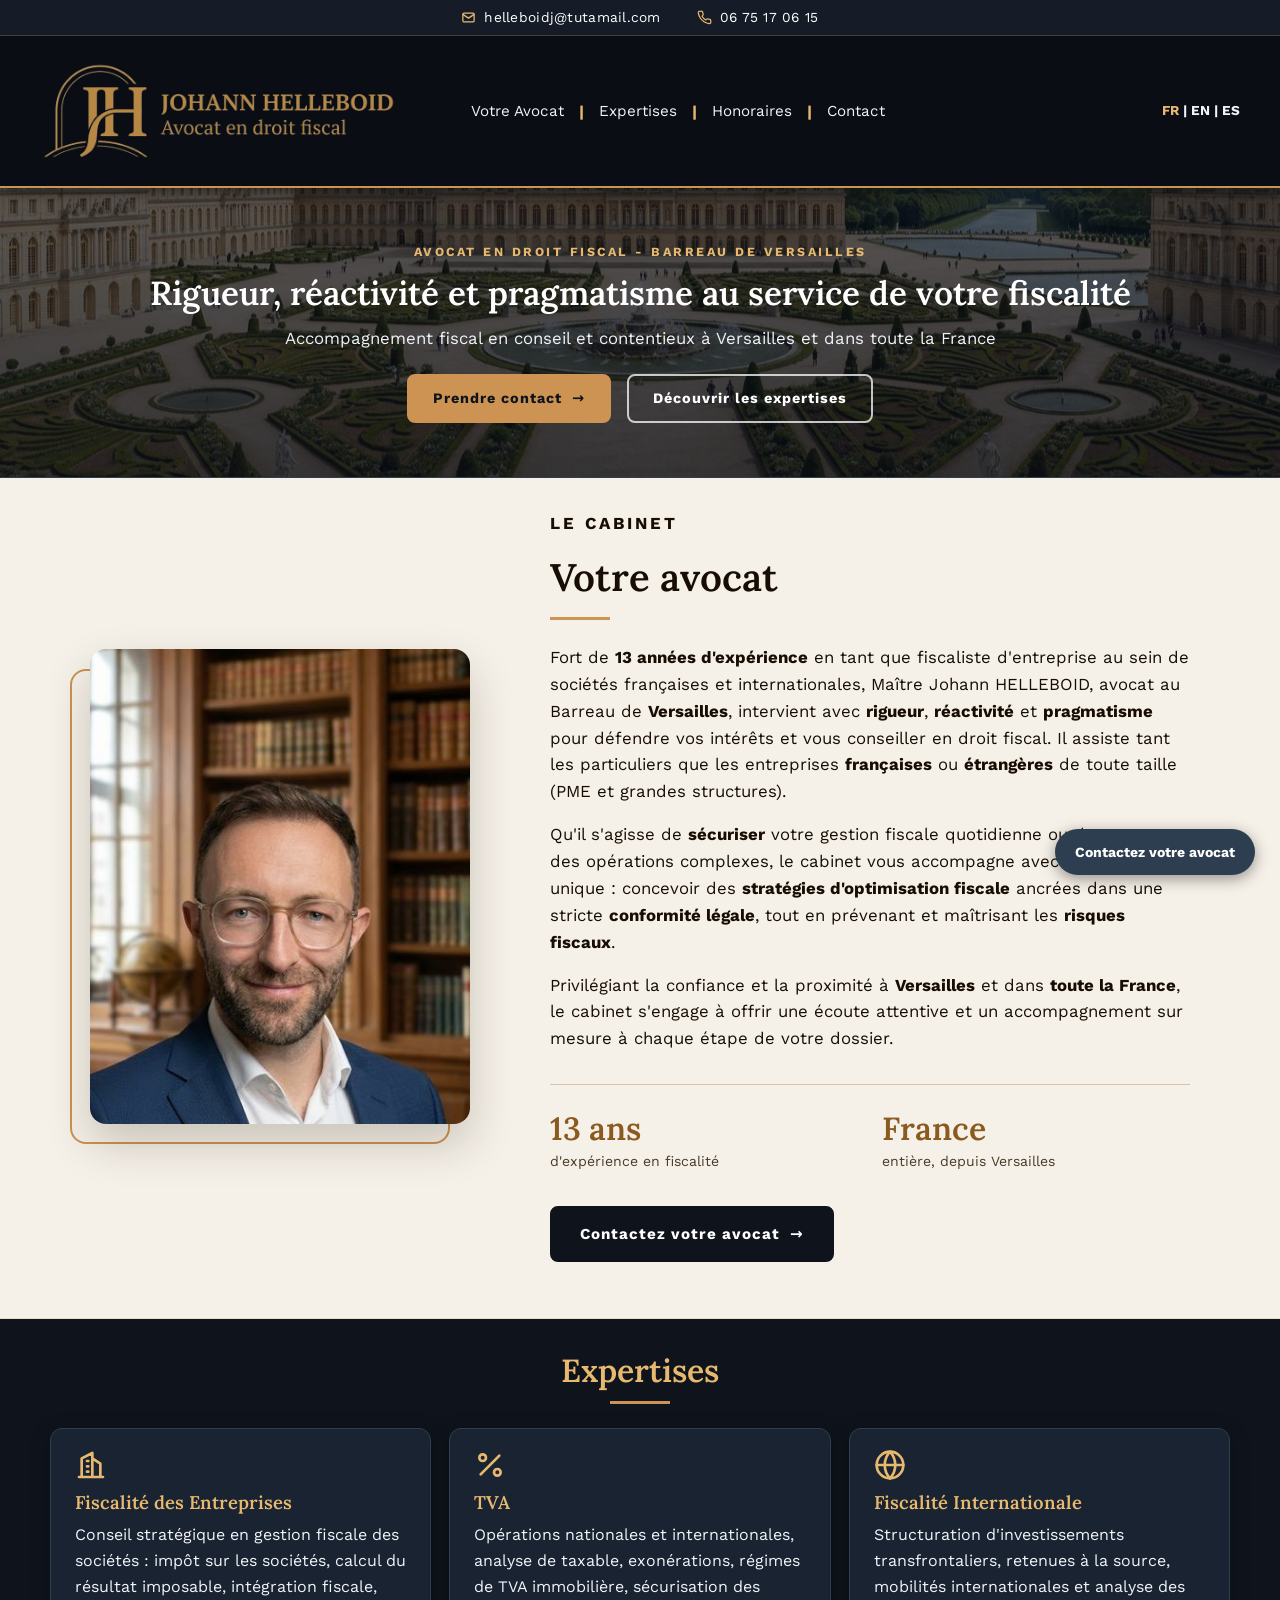
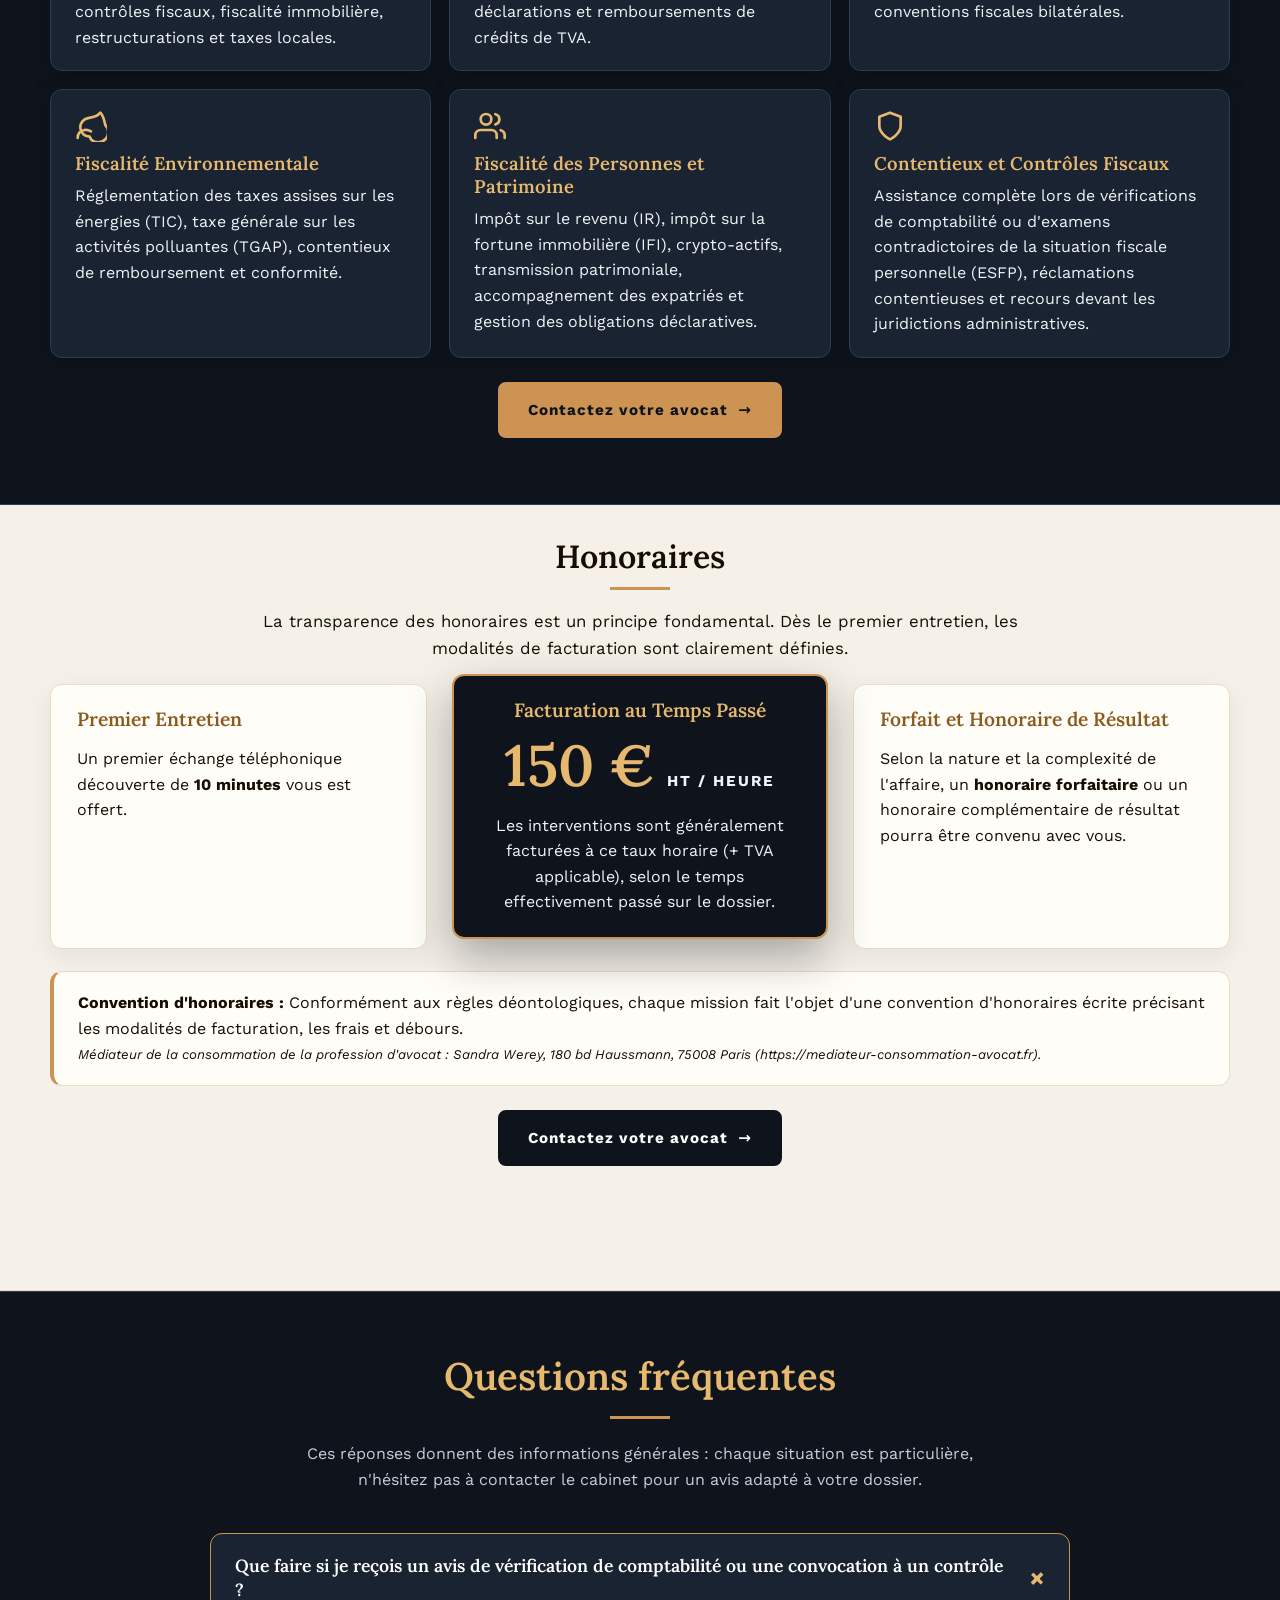
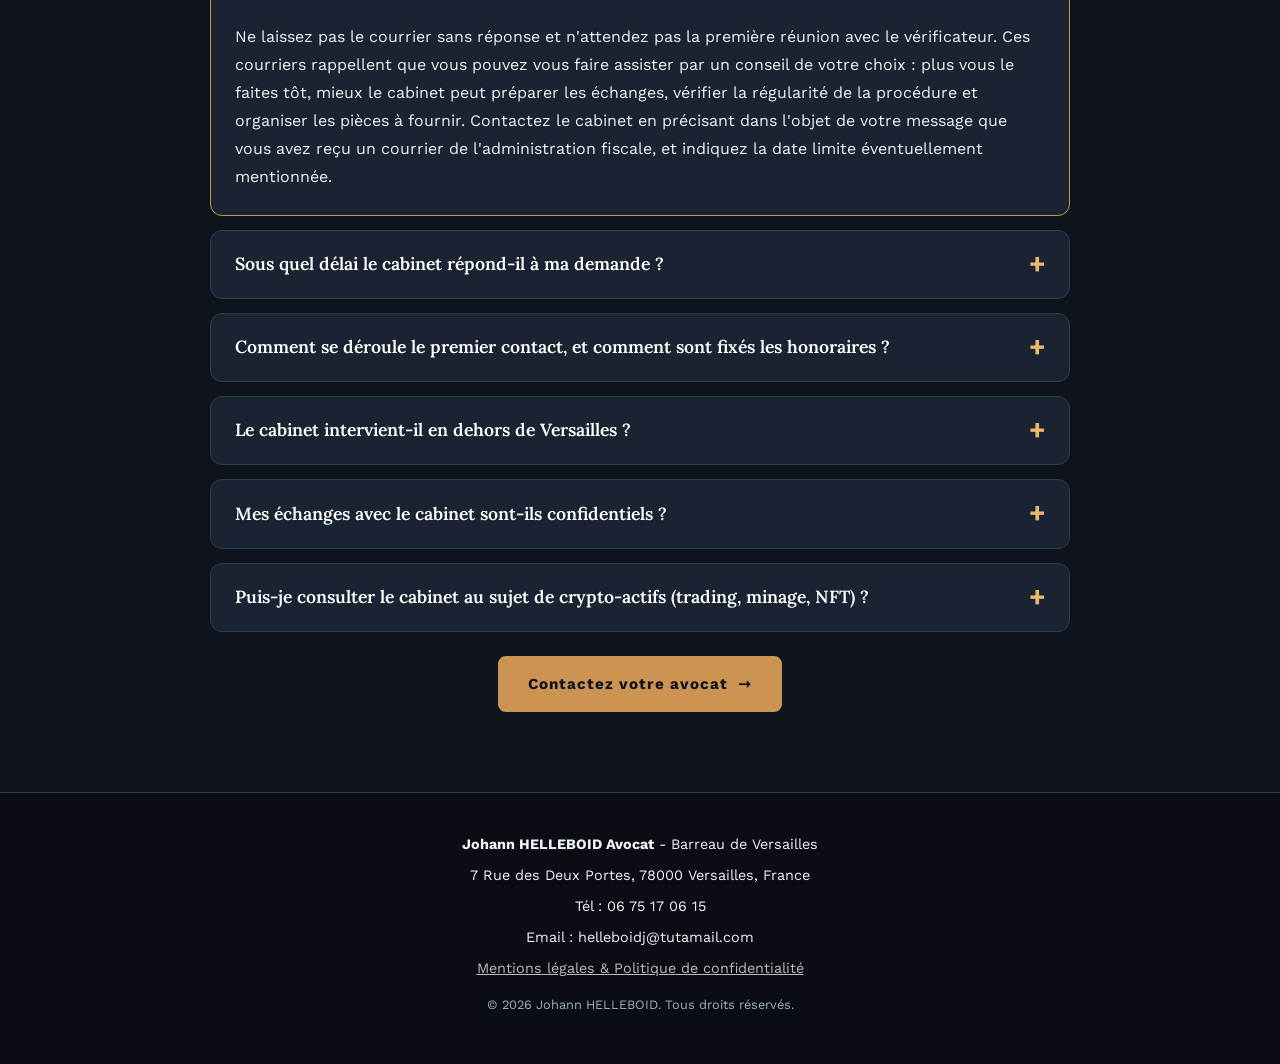
<file: index.html>
<!DOCTYPE html>
<html lang="fr">
<head>
    <meta charset="UTF-8">
    <meta name="viewport" content="width=device-width, initial-scale=1.0">
    <title>Johann HELLEBOID Avocat | Droit Fiscal à Versailles</title>
    <meta name="description" content="Avocat fiscaliste à Versailles : conseil et contentieux (contrôle fiscal, TVA, fiscalité internationale, crypto-actifs). Premier échange téléphonique offert.">
    <link rel="canonical" href="https://www.jhelleboid-avocat.fr/">
    <meta name="theme-color" content="#0a0d14">
    <link rel="icon" href="favicon.ico" sizes="48x48">
    <link rel="icon" type="image/png" sizes="32x32" href="favicon-32.png">
    <link rel="apple-touch-icon" href="apple-touch-icon.png">
    <link rel="alternate" hreflang="fr" href="https://www.jhelleboid-avocat.fr/">
    <link rel="alternate" hreflang="en" href="https://www.jhelleboid-avocat.fr/index-en.html">
    <link rel="alternate" hreflang="es" href="https://www.jhelleboid-avocat.fr/index-es.html">
    <link rel="alternate" hreflang="x-default" href="https://www.jhelleboid-avocat.fr/">
    <meta property="og:type" content="website">
    <meta property="og:site_name" content="Johann HELLEBOID Avocat">
    <meta property="og:locale" content="fr_FR">
    <meta property="og:title" content="Johann HELLEBOID Avocat | Droit Fiscal à Versailles">
    <meta property="og:description" content="Avocat fiscaliste à Versailles : conseil et contentieux (contrôle fiscal, TVA, fiscalité internationale, crypto-actifs). Premier échange téléphonique offert.">
    <meta property="og:url" content="https://www.jhelleboid-avocat.fr/">
    <meta property="og:image" content="https://www.jhelleboid-avocat.fr/og-image.jpg">
    <meta property="og:image:width" content="1200">
    <meta property="og:image:height" content="630">
    <meta property="og:image:alt" content="Johann HELLEBOID, avocat en droit fiscal à Versailles">
    <meta name="twitter:card" content="summary_large_image">
    <link rel="preload" href="fonts/Lora-Variable.woff" as="font" type="font/woff" crossorigin>
    <link rel="preload" href="fonts/WorkSans-Regular.woff" as="font" type="font/woff" crossorigin>
    <link rel="preload" href="chateau-versailles.jpg" as="image">
    <script>document.documentElement.classList.add('js');</script>
    <link rel="stylesheet" href="style.css?v=34">
    <script type="application/ld+json">
{
  "@context": "https://schema.org",
  "@type": "LegalService",
  "@id": "https://www.jhelleboid-avocat.fr/#cabinet",
  "name": "Johann HELLEBOID Avocat",
  "description": "Cabinet d'avocat en droit fiscal à Versailles : conseil et contentieux fiscal pour particuliers et entreprises, en France.",
  "url": "https://www.jhelleboid-avocat.fr/",
  "logo": "https://www.jhelleboid-avocat.fr/logo.png",
  "image": "https://www.jhelleboid-avocat.fr/og-image.jpg",
  "telephone": "+33675170615",
  "email": "helleboidj@tutamail.com",
  "address": {
    "@type": "PostalAddress",
    "streetAddress": "7 Rue des Deux Portes",
    "postalCode": "78000",
    "addressLocality": "Versailles",
    "addressRegion": "Île-de-France",
    "addressCountry": "FR"
  },
  "geo": {
    "@type": "GeoCoordinates",
    "latitude": 48.8058728,
    "longitude": 2.1287913
  },
  "hasMap": "https://www.google.com/maps/search/?api=1&query=7+Rue+des+Deux+Portes,+78000+Versailles",
  "areaServed": {
    "@type": "Country",
    "name": "France"
  },
  "openingHoursSpecification": [
    {
      "@type": "OpeningHoursSpecification",
      "dayOfWeek": [
        "Monday",
        "Tuesday",
        "Wednesday",
        "Thursday",
        "Friday",
        "Saturday",
        "Sunday"
      ],
      "opens": "08:00",
      "closes": "20:00"
    }
  ],
  "knowsAbout": [
    "Droit fiscal",
    "Fiscalité des entreprises",
    "TVA",
    "Fiscalité internationale",
    "Fiscalité environnementale",
    "Fiscalité des personnes et du patrimoine",
    "Fiscalité des crypto-actifs",
    "Contrôle fiscal et contentieux fiscal"
  ],
  "founder": {
    "@type": "Person",
    "name": "Johann Helleboid",
    "jobTitle": "Avocat en droit fiscal",
    "memberOf": {
      "@type": "Organization",
      "name": "Barreau de Versailles"
    }
  }
}
    </script>
    <script type="application/ld+json">
{
  "@context": "https://schema.org",
  "@type": "FAQPage",
  "mainEntity": [
    {
      "@type": "Question",
      "name": "Que faire si je reçois un avis de vérification de comptabilité ou une convocation à un contrôle ?",
      "acceptedAnswer": {
        "@type": "Answer",
        "text": "Ne laissez pas le courrier sans réponse et n'attendez pas la première réunion avec le vérificateur. Ces courriers rappellent que vous pouvez vous faire assister par un conseil de votre choix : plus vous le faites tôt, mieux le cabinet peut préparer les échanges, vérifier la régularité de la procédure et organiser les pièces à fournir. Contactez le cabinet en précisant dans l'objet de votre message que vous avez reçu un courrier de l'administration fiscale, et indiquez la date limite éventuellement mentionnée."
      }
    },
    {
      "@type": "Question",
      "name": "Sous quel délai le cabinet répond-il à ma demande ?",
      "acceptedAnswer": {
        "@type": "Answer",
        "text": "Le cabinet s'engage à vous répondre dans les meilleurs délais. Si votre dossier est urgent, par exemple parce qu'un délai de réponse à l'administration fiscale est en cours, indiquez-le clairement dans l'objet de votre message avec la date limite, afin qu'il en soit tenu compte."
      }
    },
    {
      "@type": "Question",
      "name": "Comment se déroule le premier contact, et comment sont fixés les honoraires ?",
      "acceptedAnswer": {
        "@type": "Answer",
        "text": "Un premier échange téléphonique de découverte de 10 minutes vous est offert. Si vous décidez de poursuivre, les interventions sont généralement facturées au taux horaire de 150 € HT (+ TVA applicable). Selon la nature et la complexité de l'affaire, un honoraire forfaitaire ou un honoraire complémentaire de résultat peut être convenu. Chaque mission fait l'objet d'une convention d'honoraires écrite."
      }
    },
    {
      "@type": "Question",
      "name": "Le cabinet intervient-il en dehors de Versailles ?",
      "acceptedAnswer": {
        "@type": "Answer",
        "text": "Oui. Le cabinet est situé à Versailles et accompagne les particuliers et les entreprises, françaises ou étrangères, dans toute la France. L'accueil au cabinet se fait uniquement sur rendez-vous, et un premier échange peut avoir lieu par téléphone."
      }
    },
    {
      "@type": "Question",
      "name": "Mes échanges avec le cabinet sont-ils confidentiels ?",
      "acceptedAnswer": {
        "@type": "Answer",
        "text": "Oui. Les échanges entre un avocat et son client sont couverts par le secret professionnel. Les informations saisies dans le formulaire de contact servent uniquement à traiter votre demande (voir les mentions légales). Pour une situation sensible, évitez d'y joindre des documents détaillés : ils pourront être transmis ensuite selon les modalités convenues avec le cabinet."
      }
    },
    {
      "@type": "Question",
      "name": "Puis-je consulter le cabinet au sujet de crypto-actifs (trading, minage, NFT) ?",
      "acceptedAnswer": {
        "@type": "Answer",
        "text": "Oui. Le cabinet accompagne les opérations sur cryptomonnaies, NFT et actifs numériques : sécurisation des plus-values de trading, minage, structuration d'investissements et régularisation des avoirs numériques."
      }
    }
  ]
}
    </script>
    
</head>
<body>
    <a class="skip-link" href="#contenu">Aller au contenu</a>


    <!-- Header Navigation avec Menu Burger -->
<header class="header">
    <div class="topbar">
        <div class="topbar-inner">
            <a href="contact.html#formulaire" title="Écrire au cabinet via le formulaire de contact"><svg viewBox="0 0 24 24" aria-hidden="true" focusable="false"><rect x="3" y="5" width="18" height="14" rx="2"></rect><path d="M3 7l9 6 9-6"></path></svg><span>helleboidj@tutamail.com</span></a>
            <a href="tel:+33675170615" class="topbar-phone" title="Appeler le cabinet"><svg viewBox="0 0 24 24" aria-hidden="true" focusable="false"><path d="M22 16.9v3a2 2 0 0 1-2.2 2 19.8 19.8 0 0 1-8.6-3.1 19.5 19.5 0 0 1-6-6A19.8 19.8 0 0 1 2.1 4.2 2 2 0 0 1 4.1 2h3a2 2 0 0 1 2 1.7c.1 1 .4 1.9.7 2.8a2 2 0 0 1-.5 2.1L8.1 9.9a16 16 0 0 0 6 6l1.3-1.3a2 2 0 0 1 2.1-.4c.9.3 1.8.6 2.8.7a2 2 0 0 1 1.7 2z"></path></svg><span>06 75 17 06 15</span></a>
        </div>
    </div>
    <div class="nav-container">
        <!-- 1. Logo à gauche -->
        <div class="logo">
    <a href="index.html">
        <img src="logo.png" alt="Johann HELLEBOID Avocat" class="logo-img" width="800" height="224">
    </a>
</div>

        <!-- 2. Rubriques centrées -->
        <nav id="mainNav" aria-label="Navigation principale">
            <ul class="nav-links">
                <li><a href="#votre-avocat">Votre Avocat</a></li>
                <li><a href="#expertises">Expertises</a></li>
                <li><a href="#honoraires">Honoraires</a></li>
                <li><a href="contact.html">Contact</a></li>
            </ul>
        </nav>

        <!-- 3. Sélecteur de langues (et burger mobile) à droite -->
        <div class="header-right">
            <div class="lang-switch-container" role="group" aria-label="Langue du site">
                <a href="index.html" class="active" lang="fr" hreflang="fr" title="Français" aria-current="true">FR</a> | <a href="index-en.html" lang="en" hreflang="en" title="English">EN</a> | <a href="index-es.html" lang="es" hreflang="es" title="Español">ES</a>
            </div>
            <button class="burger-menu" id="burgerBtn" type="button" aria-label="Menu" aria-expanded="false" aria-controls="mainNav">
                <span></span>
                <span></span>
                <span></span>
            </button>
        </div>
    </div>
</header>

    <main id="contenu" tabindex="-1">

    <!-- Presentation Section (Hero) -->
    <section id="presentation" class="hero hero-home scroll-fade-in">
        <div class="presentation-header">
            <p class="hero-kicker">Avocat en droit fiscal - Barreau de Versailles</p>
            <h1>Rigueur, réactivité et pragmatisme au service de votre fiscalité</h1>
            <p class="subtitle">Accompagnement fiscal en conseil et contentieux à Versailles et dans toute la France</p>
            <div class="hero-actions">
                <a href="contact.html#formulaire" class="btn-cta">Prendre contact</a>
                <a href="#expertises" class="btn-ghost">Découvrir les expertises</a>
            </div>
        </div>
    </section>

    <!-- About Section -->
    <section id="votre-avocat" class="about scroll-fade-in">
        <div class="about-container">
            <div class="about-image">
                <img src="ma-photo.jpg" srcset="ma-photo-400.jpg 400w, ma-photo.jpg 768w" sizes="(max-width: 992px) 320px, 380px" width="768" height="960" loading="lazy" decoding="async" alt="Johann HELLEBOID - Avocat fiscaliste à Versailles">
            </div>
            <div class="about-content">
                <p class="about-kicker">Le cabinet</p>
                <h2>Votre avocat</h2>
                <p>Fort de <strong>13 années d'expérience</strong> en tant que fiscaliste d'entreprise au sein de sociétés françaises et internationales, Maître Johann HELLEBOID, avocat au Barreau de <strong>Versailles</strong>, intervient avec <strong>rigueur</strong>, <strong>réactivité</strong> et <strong>pragmatisme</strong> pour défendre vos intérêts et vous conseiller en droit fiscal. Il assiste tant les particuliers que les entreprises <strong>françaises</strong> ou <strong>étrangères</strong> de toute taille (PME et grandes structures).</p>
                <p>Qu'il s'agisse de <strong>sécuriser</strong> votre gestion fiscale quotidienne ou de structurer des opérations complexes, le cabinet vous accompagne avec un objectif unique : concevoir des <strong>stratégies d'optimisation fiscale</strong> ancrées dans une stricte <strong>conformité légale</strong>, tout en prévenant et maîtrisant les <strong>risques fiscaux</strong>.</p>
                <p>Privilégiant la confiance et la proximité à <strong>Versailles</strong> et dans <strong>toute la France</strong>, le cabinet s'engage à offrir une écoute attentive et un accompagnement sur mesure à chaque étape de votre dossier.</p>
                <div class="about-stats">
                    <div class="stat">
                        <span class="stat-value">13 ans</span>
                        <span class="stat-label">d'expérience en fiscalité</span>
                    </div>
                    <div class="stat">
                        <span class="stat-value">France</span>
                        <span class="stat-label">entière, depuis Versailles</span>
                    </div>
                </div>
                <a href="contact.html#formulaire" class="btn-cta">Contactez votre avocat</a>
            </div>
        </div>
    </section>

    <!-- Practice Areas Section -->
    <section id="expertises" class="expertises scroll-fade-in">
        <div class="container">
            <h2>Expertises</h2>
            <div class="expertises-grid">
                
                <!-- 1. Fiscalité des Entreprises -->
                <div class="expertise-card scroll-fade-in">
                    <div class="expertise-header">
                        <svg class="expertise-icon" viewBox="0 0 24 24" aria-hidden="true" focusable="false"><path d="M3 21h18M5 21V7l8-4v18M19 21V11l-6-4M9 9h1M9 13h1M9 17h1"/></svg>
                        <h3>Fiscalité des Entreprises</h3>
                    </div>
                    <div class="expertise-content">
                        <p>Conseil stratégique en gestion fiscale des sociétés : impôt sur les sociétés, calcul du résultat imposable, intégration fiscale, contrôles fiscaux, fiscalité immobilière, restructurations et taxes locales.</p>
                    </div>
                </div>

                <!-- 2. TVA -->
                <div class="expertise-card scroll-fade-in">
                    <div class="expertise-header">
                        <svg class="expertise-icon" viewBox="0 0 24 24" aria-hidden="true" focusable="false"><line x1="19" y1="5" x2="5" y2="19"></line><circle cx="6.5" cy="6.5" r="2.5"></circle><circle cx="17.5" cy="17.5" r="2.5"></circle></svg>
                        <h3>TVA</h3>
                    </div>
                    <div class="expertise-content">
                        <p>Opérations nationales et internationales, analyse de taxable, exonérations, régimes de TVA immobilière, sécurisation des déclarations et remboursements de crédits de TVA.</p>
                    </div>
                </div>

                <!-- 3. Fiscalité Internationale -->
                <div class="expertise-card scroll-fade-in">
                    <div class="expertise-header">
                        <svg class="expertise-icon" viewBox="0 0 24 24" aria-hidden="true" focusable="false"><circle cx="12" cy="12" r="10"></circle><line x1="2" y1="12" x2="22" y2="12"></line><path d="M12 2a15.3 15.3 0 0 1 4 10 15.3 15.3 0 0 1-4 10 15.3 15.3 0 0 1-4-10 15.3 15.3 0 0 1 4-10z"></path></svg>
                        <h3>Fiscalité Internationale</h3>
                    </div>
                    <div class="expertise-content">
                        <p>Structuration d'investissements transfrontaliers, retenues à la source, mobilités internationales et analyse des conventions fiscales bilatérales.</p>
                    </div>
                </div>

                <!-- 4. Fiscalité Environnementale -->
                <div class="expertise-card scroll-fade-in">
                    <div class="expertise-header">
                        <svg class="expertise-icon" viewBox="0 0 24 24" aria-hidden="true" focusable="false"><path d="M11 20A7 7 0 0 1 9.8 6.1C15.5 5 17 4.4 19 2c2 2 2.6 3.5 3.7 9.2A7 7 0 0 1 12 22z"></path><path d="M2 21c0-3 1.85-5.36 5.08-6C9.5 14.5 12 16 12 16"></path></svg>
                        <h3>Fiscalité Environnementale</h3>
                    </div>
                    <div class="expertise-content">
                        <p>Réglementation des taxes assises sur les énergies (TIC), taxe générale sur les activités polluantes (TGAP), contentieux de remboursement et conformité.</p>
                    </div>
                </div>

                <!-- 5. Fiscalité des Personnes et Patrimoine -->
                <div class="expertise-card scroll-fade-in">
                    <div class="expertise-header">
                        <svg class="expertise-icon" viewBox="0 0 24 24" aria-hidden="true" focusable="false"><path d="M17 21v-2a4 4 0 0 0-4-4H5a4 4 0 0 0-4 4v2"></path><circle cx="9" cy="7" r="4"></circle><path d="M23 21v-2a4 4 0 0 0-3-3.87"></path><path d="M16 3.13a4 4 0 0 1 0 7.75"></path></svg>
                        <h3>Fiscalité des Personnes et Patrimoine</h3>
                    </div>
                    <div class="expertise-content">
                        <p>Impôt sur le revenu (IR), impôt sur la fortune immobilière (IFI), crypto-actifs, transmission patrimoniale, accompagnement des expatriés et gestion des obligations déclaratives.</p>
                    </div>
                </div>

                <!-- 6. Contentieux et Contrôles Fiscaux -->
                <div class="expertise-card scroll-fade-in">
                    <div class="expertise-header">
                        <svg class="expertise-icon" viewBox="0 0 24 24" aria-hidden="true" focusable="false"><path d="M12 22s8-4 8-10V5l-8-3-8 3v7c0 6 8 10 8 10z"></path></svg>
                        <h3>Contentieux et Contrôles Fiscaux</h3>
                    </div>
                    <div class="expertise-content">
                        <p>Assistance complète lors de vérifications de comptabilité ou d'examens contradictoires de la situation fiscale personnelle (ESFP), réclamations contentieuses et recours devant les juridictions administratives.</p>
                    </div>
                </div>

            </div>

            <div class="section-cta">
                <a href="contact.html#formulaire" class="btn-cta">Contactez votre avocat</a>
            </div>
        </div>
    </section>

    <!-- Fees Section -->
    <section id="honoraires" class="honoraires scroll-fade-in">
        <div class="container">
            <h2>Honoraires</h2>
            <p class="honoraires-intro">
                La transparence des honoraires est un principe fondamental. Dès le premier entretien, les modalités de facturation sont clairement définies.
            </p>

            <div class="expertises-grid">
                <div class="card">
                    <h3>Premier Entretien</h3>
                    <p>Un premier échange téléphonique découverte de <strong>10 minutes</strong> vous est offert.</p>
                </div>

                <div class="card card-featured">
                    <h3>Facturation au Temps Passé</h3>
                    <p class="price"><span class="price-amount">150 €</span><span class="price-unit">HT / heure</span></p>
                    <p>Les interventions sont généralement facturées à ce taux horaire (+ TVA applicable), selon le temps effectivement passé sur le dossier.</p>
                </div>

                <div class="card">
                    <h3>Forfait et Honoraire de Résultat</h3>
                    <p>Selon la nature et la complexité de l'affaire, un <strong>honoraire forfaitaire</strong> ou un honoraire complémentaire de résultat pourra être convenu avec vous.</p>
                </div>
            </div>

            <div class="honoraires-info">
                <p><strong>Convention d'honoraires :</strong> Conformément aux règles déontologiques, chaque mission fait l'objet d'une convention d'honoraires écrite précisant les modalités de facturation, les frais et débours.</p>
                <p class="mediateur"><small><em>Médiateur de la consommation de la profession d'avocat : Sandra Werey, 180 bd Haussmann, 75008 Paris (https://mediateur-consommation-avocat.fr).</em></small></p>
            </div>

            <div class="section-cta">
                <a href="contact.html#formulaire" class="btn-cta">Contactez votre avocat</a>
            </div>
        </div>
    </section>

    <!-- FAQ Section -->
    <section id="faq" class="faq scroll-fade-in" aria-labelledby="faq-titre">
        <div class="container">
            <h2 id="faq-titre">Questions fréquentes</h2>
            <p class="faq-intro">Ces réponses donnent des informations générales : chaque situation est particulière, n'hésitez pas à contacter le cabinet pour un avis adapté à votre dossier.</p>
            <div class="faq-list">
                <details class="faq-item" open>
                    <summary>Que faire si je reçois un avis de vérification de comptabilité ou une convocation à un contrôle ?</summary>
                    <div class="faq-answer"><p>Ne laissez pas le courrier sans réponse et n'attendez pas la première réunion avec le vérificateur. Ces courriers rappellent que vous pouvez vous faire assister par un conseil de votre choix : plus vous le faites tôt, mieux le cabinet peut préparer les échanges, vérifier la régularité de la procédure et organiser les pièces à fournir. Contactez le cabinet en précisant dans l'objet de votre message que vous avez reçu un courrier de l'administration fiscale, et indiquez la date limite éventuellement mentionnée.</p></div>
                </details>
                <details class="faq-item">
                    <summary>Sous quel délai le cabinet répond-il à ma demande ?</summary>
                    <div class="faq-answer"><p>Le cabinet s'engage à vous répondre dans les meilleurs délais. Si votre dossier est urgent, par exemple parce qu'un délai de réponse à l'administration fiscale est en cours, indiquez-le clairement dans l'objet de votre message avec la date limite, afin qu'il en soit tenu compte.</p></div>
                </details>
                <details class="faq-item">
                    <summary>Comment se déroule le premier contact, et comment sont fixés les honoraires ?</summary>
                    <div class="faq-answer"><p>Un premier échange téléphonique de découverte de 10 minutes vous est offert. Si vous décidez de poursuivre, les interventions sont généralement facturées au taux horaire de 150 € HT (+ TVA applicable). Selon la nature et la complexité de l'affaire, un honoraire forfaitaire ou un honoraire complémentaire de résultat peut être convenu. Chaque mission fait l'objet d'une convention d'honoraires écrite.</p></div>
                </details>
                <details class="faq-item">
                    <summary>Le cabinet intervient-il en dehors de Versailles ?</summary>
                    <div class="faq-answer"><p>Oui. Le cabinet est situé à Versailles et accompagne les particuliers et les entreprises, françaises ou étrangères, dans toute la France. L'accueil au cabinet se fait uniquement sur rendez-vous, et un premier échange peut avoir lieu par téléphone.</p></div>
                </details>
                <details class="faq-item">
                    <summary>Mes échanges avec le cabinet sont-ils confidentiels ?</summary>
                    <div class="faq-answer"><p>Oui. Les échanges entre un avocat et son client sont couverts par le secret professionnel. Les informations saisies dans le formulaire de contact servent uniquement à traiter votre demande (voir les mentions légales). Pour une situation sensible, évitez d'y joindre des documents détaillés : ils pourront être transmis ensuite selon les modalités convenues avec le cabinet.</p></div>
                </details>
                <details class="faq-item">
                    <summary>Puis-je consulter le cabinet au sujet de crypto-actifs (trading, minage, NFT) ?</summary>
                    <div class="faq-answer"><p>Oui. Le cabinet accompagne les opérations sur cryptomonnaies, NFT et actifs numériques : sécurisation des plus-values de trading, minage, structuration d'investissements et régularisation des avoirs numériques.</p></div>
                </details>
            </div>
            <div class="section-cta">
                <a href="contact.html#formulaire" class="btn-cta">Contactez votre avocat</a>
            </div>
        </div>
    </section>

    </main>

    <!-- Footer -->
    <footer class="footer">
        <div class="footer-container">
            <p><strong>Johann HELLEBOID Avocat</strong> - Barreau de Versailles</p>
            <p>7 Rue des Deux Portes, 78000 Versailles, France</p>
            <p>Tél : 06 75 17 06 15</p>
            <p>Email : helleboidj@tutamail.com</p>
            <p><a href="mentions-legales.html" style="color: #bbb; text-decoration: underline;">Mentions légales & Politique de confidentialité</a></p>
            <p class="copyright">&copy; 2026 Johann HELLEBOID. Tous droits réservés.</p>
        </div>
    </footer>

    <!-- Floating Contact Button -->
    <a href="contact.html#formulaire" class="floating-contact-btn">
        Contactez votre avocat
    </a>

    <!-- Scripts -->
    <script>
        // Toggle Burger
        const burgerBtn = document.getElementById('burgerBtn');
        const mainNav = document.getElementById('mainNav');

        burgerBtn.addEventListener('click', function() {
            var open = burgerBtn.classList.toggle('active');
            mainNav.classList.toggle('active', open);
            burgerBtn.setAttribute('aria-expanded', open ? 'true' : 'false');
        });

        // La touche Échap referme le menu
        document.addEventListener('keydown', function(e) {
            if (e.key === 'Escape' && burgerBtn.classList.contains('active')) {
                burgerBtn.classList.remove('active');
                mainNav.classList.remove('active');
                burgerBtn.setAttribute('aria-expanded', 'false');
                burgerBtn.focus();
            }
        });

        document.querySelectorAll('.nav-links a').forEach(link => {
            link.addEventListener('click', () => {
                burgerBtn.classList.remove('active');
                mainNav.classList.remove('active');
                burgerBtn.setAttribute('aria-expanded', 'false');
            });
        });

        // Accordéon mobile (utilisable au clavier : Tab, puis Entrée ou Espace)
        var mobileQuery = window.matchMedia('(max-width: 992px)');
        function syncAccordion() {
            document.querySelectorAll('.expertise-card').forEach(function(card) {
                var header = card.querySelector('.expertise-header');
                if (mobileQuery.matches) {
                    header.setAttribute('role', 'button');
                    header.setAttribute('tabindex', '0');
                    header.setAttribute('aria-expanded', card.classList.contains('open') ? 'true' : 'false');
                } else {
                    header.removeAttribute('role');
                    header.removeAttribute('tabindex');
                    header.removeAttribute('aria-expanded');
                }
            });
        }
        document.querySelectorAll('.expertise-card').forEach(function(card) {
            var header = card.querySelector('.expertise-header');
            function toggleCard() {
                if (!mobileQuery.matches) { return; }
                var open = card.classList.toggle('open');
                header.setAttribute('aria-expanded', open ? 'true' : 'false');
            }
            header.addEventListener('click', toggleCard);
            header.addEventListener('keydown', function(e) {
                if (e.key === 'Enter' || e.key === ' ') {
                    e.preventDefault();
                    toggleCard();
                }
            });
        });
        syncAccordion();
        if (mobileQuery.addEventListener) { mobileQuery.addEventListener('change', syncAccordion); }

        // Observer pour les animations
        // En-tête qui se réduit au défilement (PC)
        const siteHeader = document.querySelector('.header');
        function updateHeaderSize() {
            siteHeader.classList.toggle('scrolled', window.scrollY > 30);
        }
        window.addEventListener('scroll', updateHeaderSize, { passive: true });
        updateHeaderSize();

        const observerOptions = { threshold: 0.1 };
        const observer = new IntersectionObserver(function(entries, observer) {
            entries.forEach(entry => {
                // Révèle aussi les éléments déjà dépassés (saut d'ancre, touche Fin...)
                if (entry.isIntersecting || entry.boundingClientRect.top < 0) {
                    entry.target.classList.add('appear');
                    observer.unobserve(entry.target);
                }
            });
        }, observerOptions);

        document.querySelectorAll('.scroll-fade-in').forEach(element => {
            observer.observe(element);
        });

        // Sécurité : tout élément déjà passé au-dessus de l'écran (saut de page, touche Fin...) devient visible
        window.addEventListener('scroll', function() {
            document.querySelectorAll('.scroll-fade-in:not(.appear)').forEach(element => {
                if (element.getBoundingClientRect().bottom < 0) {
                    element.classList.add('appear');
                    observer.unobserve(element);
                }
            });
        }, { passive: true });
    </script>
    <button type="button" class="back-to-top" id="backToTop" aria-label="Retour en haut de page" title="Retour en haut de page" tabindex="-1">
        <svg viewBox="0 0 24 24" aria-hidden="true" focusable="false"><path d="M12 19V5"></path><path d="M5 12l7-7 7 7"></path></svg>
    </button>

    <script>
    (function () {
        var reduce = window.matchMedia('(prefers-reduced-motion: reduce)');

        // 1. Bouton « retour en haut »
        var topBtn = document.getElementById('backToTop');
        function updateTopBtn() {
            var show = window.scrollY > 700;
            topBtn.classList.toggle('visible', show);
            topBtn.tabIndex = show ? 0 : -1;
        }
        topBtn.addEventListener('click', function () {
            window.scrollTo({ top: 0, behavior: reduce.matches ? 'auto' : 'smooth' });
            var logo = document.querySelector('.logo a');
            if (logo) { logo.focus({ preventScroll: true }); }
        });
        window.addEventListener('scroll', updateTopBtn, { passive: true });
        updateTopBtn();

        // 2. Menu : la rubrique de la section affichée est mise en évidence (page d'accueil)
        var ids = ['votre-avocat', 'expertises', 'honoraires', 'faq'];
        var sections = ids.map(function (id) { return document.getElementById(id); });
        if (sections.every(Boolean)) {
            var ticking = false;
            var links = {};
            ids.forEach(function (id) { links[id] = document.querySelector('.nav-links a[href="#' + id + '"]'); });
            var updateSpy = function () {
                ticking = false;
                var header = document.querySelector('.header');
                var line = (header ? header.getBoundingClientRect().height : 0) + 40;
                var current = null;
                sections.forEach(function (s) { if (s.getBoundingClientRect().top <= line) { current = s.id; } });
                ids.forEach(function (id) {
                    if (!links[id]) { return; }
                    var on = (id === current);
                    links[id].classList.toggle('active', on);
                    if (on) { links[id].setAttribute('aria-current', 'true'); } else { links[id].removeAttribute('aria-current'); }
                });
            };
            window.addEventListener('scroll', function () {
                if (!ticking) { ticking = true; window.requestAnimationFrame(updateSpy); }
            }, { passive: true });
            updateSpy();
        }

        // 2b. Image d'ouverture : léger effet de profondeur au défilement (PC uniquement)
        var hero = document.querySelector('.hero-home');
        var wide = window.matchMedia('(min-width: 993px)');
        if (hero && !reduce.matches) {
            var heroTick = false;
            var moveHero = function () {
                heroTick = false;
                if (!wide.matches) { hero.style.removeProperty('--hero-shift'); return; }
                var h = hero.offsetHeight || 1;
                var p = Math.min(Math.max(window.scrollY / h, 0), 1);
                hero.style.setProperty('--hero-shift', ((p * 2 - 1) * 0.14 * h).toFixed(1) + 'px');
            };
            window.addEventListener('scroll', function () {
                if (!heroTick) { heroTick = true; window.requestAnimationFrame(moveHero); }
            }, { passive: true });
            window.addEventListener('resize', moveHero);
            moveHero();
        }

        // 3. FAQ : ouverture et fermeture progressives
        document.querySelectorAll('.faq-item').forEach(function (item) {
            var summary = item.querySelector('summary');
            var answer = item.querySelector('.faq-answer');
            if (!summary || !answer || !answer.animate) { return; }
            var running = null;
            summary.addEventListener('click', function (e) {
                if (reduce.matches) { return; }
                e.preventDefault();
                if (running) { running.cancel(); running = null; answer.style.overflow = ''; }
                var opening = !item.open;
                var pad = parseFloat(getComputedStyle(answer).paddingBottom) || 0;
                if (opening) { item.open = true; }
                var h = answer.getBoundingClientRect().height;
                var from = opening ? { height: '0px', paddingBottom: '0px', opacity: 0 } : { height: h + 'px', paddingBottom: pad + 'px', opacity: 1 };
                var to = opening ? { height: h + 'px', paddingBottom: pad + 'px', opacity: 1 } : { height: '0px', paddingBottom: '0px', opacity: 0 };
                answer.style.overflow = 'hidden';
                running = answer.animate([from, to], { duration: 280, easing: 'ease' });
                running.onfinish = function () {
                    if (!opening) { item.open = false; }
                    answer.style.overflow = '';
                    running = null;
                };
            });
        });
    })();
    </script>

</body>
</html>
</file>
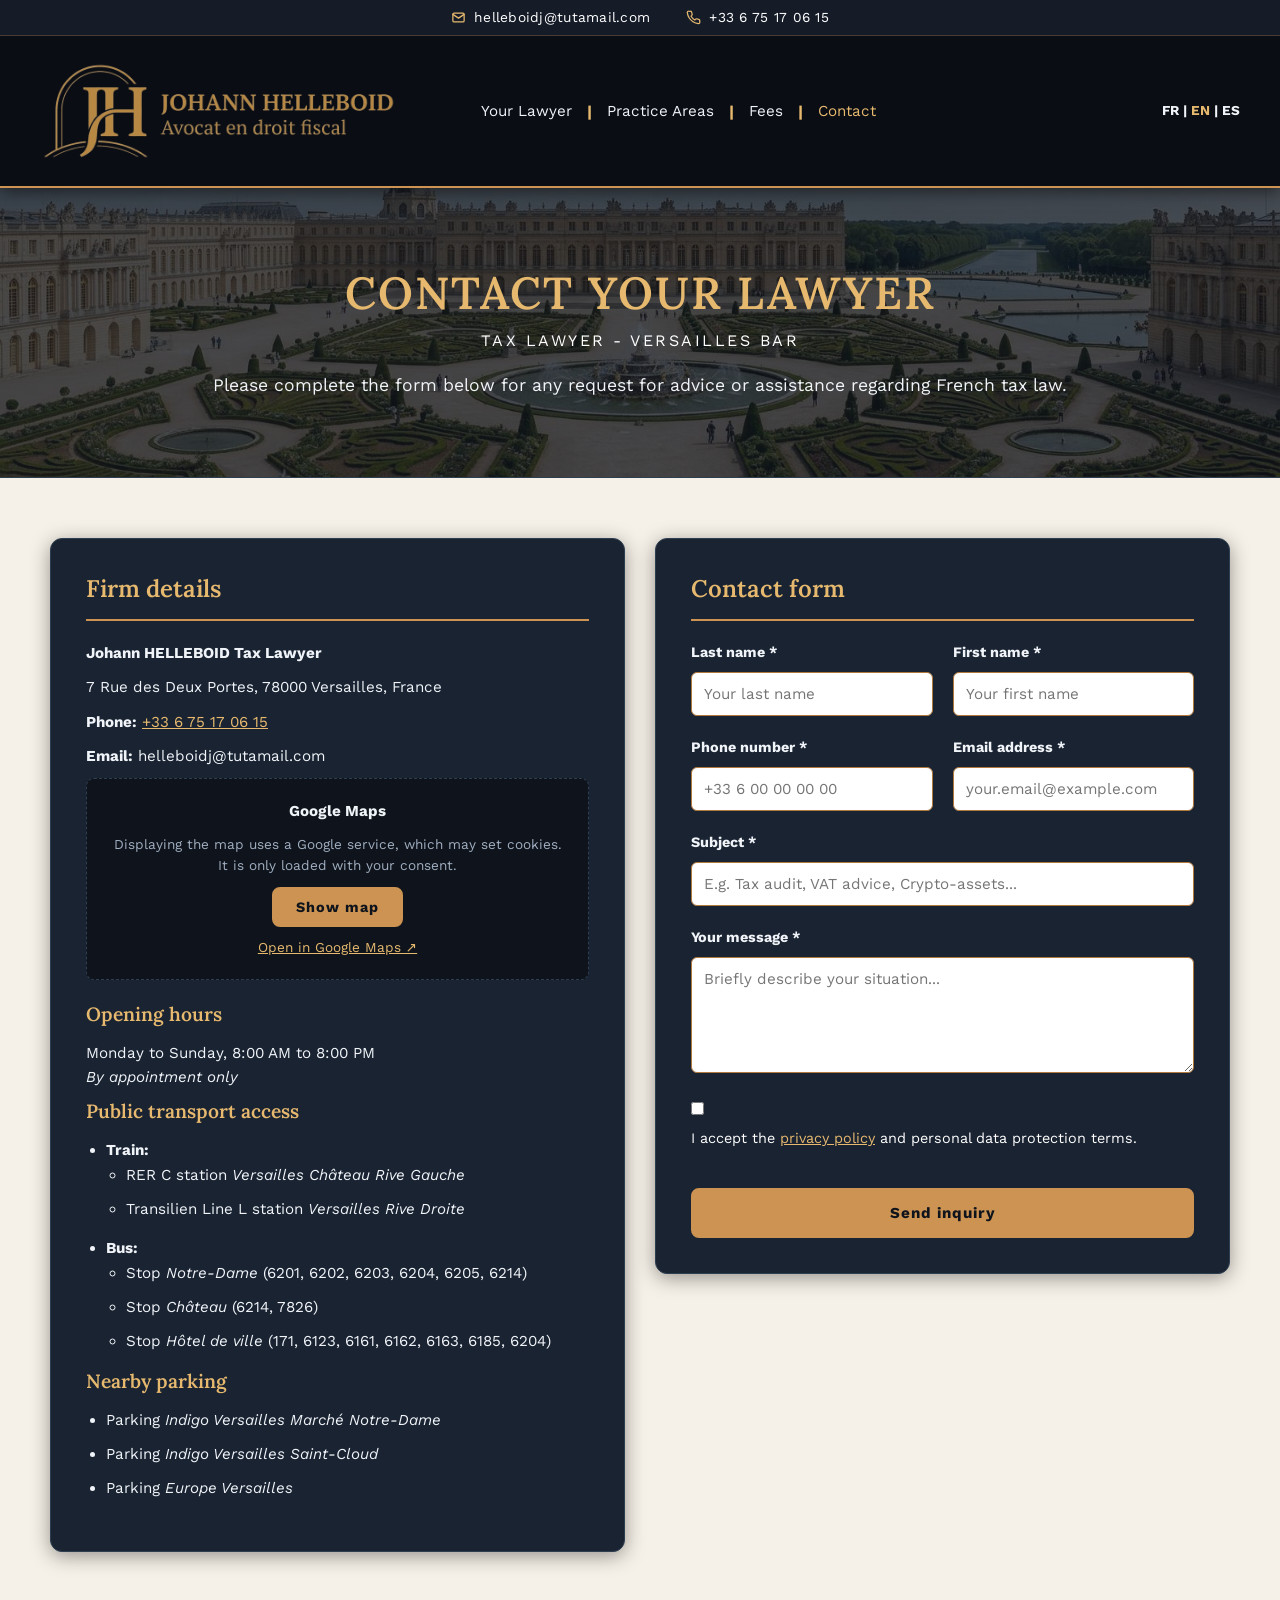
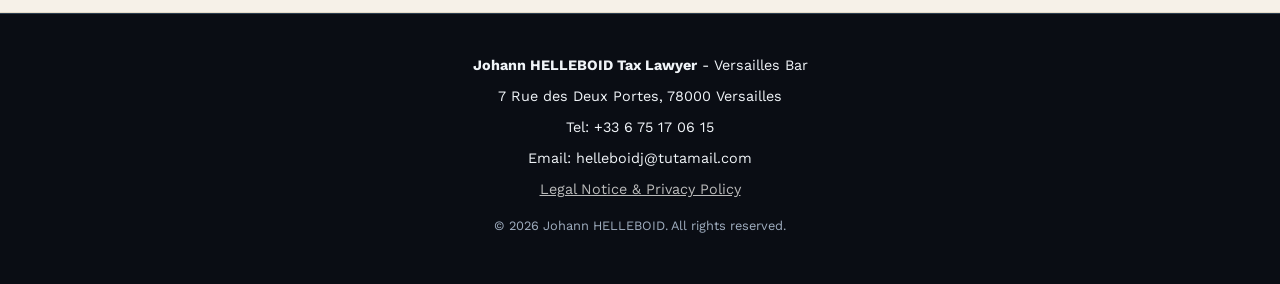
<file: contact-en.html>
<!DOCTYPE html>
<html lang="en">
<head>
    <meta charset="UTF-8">
    <meta name="viewport" content="width=device-width, initial-scale=1.0">
    <title>Contact | Johann HELLEBOID Tax Lawyer - Versailles</title>
    <meta name="description" content="Contact Johann Helleboid, tax lawyer in Versailles: contact form, phone, email, firm address and access (RER, bus, parking).">
    <link rel="canonical" href="https://www.jhelleboid-avocat.fr/contact-en.html">
    <meta name="theme-color" content="#0a0d14">
    <link rel="icon" href="favicon.ico" sizes="48x48">
    <link rel="icon" type="image/png" sizes="32x32" href="favicon-32.png">
    <link rel="apple-touch-icon" href="apple-touch-icon.png">
    <link rel="alternate" hreflang="fr" href="https://www.jhelleboid-avocat.fr/contact.html">
    <link rel="alternate" hreflang="en" href="https://www.jhelleboid-avocat.fr/contact-en.html">
    <link rel="alternate" hreflang="es" href="https://www.jhelleboid-avocat.fr/contact-es.html">
    <link rel="alternate" hreflang="x-default" href="https://www.jhelleboid-avocat.fr/contact.html">
    <meta property="og:type" content="website">
    <meta property="og:site_name" content="Johann HELLEBOID Avocat">
    <meta property="og:locale" content="en_US">
    <meta property="og:title" content="Contact | Johann HELLEBOID Tax Lawyer - Versailles">
    <meta property="og:description" content="Contact Johann Helleboid, tax lawyer in Versailles: contact form, phone, email, firm address and access (RER, bus, parking).">
    <meta property="og:url" content="https://www.jhelleboid-avocat.fr/contact-en.html">
    <meta property="og:image" content="https://www.jhelleboid-avocat.fr/og-image.jpg">
    <meta property="og:image:width" content="1200">
    <meta property="og:image:height" content="630">
    <meta property="og:image:alt" content="Johann HELLEBOID, tax lawyer in Versailles">
    <meta name="twitter:card" content="summary_large_image">
    <link rel="preload" href="fonts/Lora-Variable.woff" as="font" type="font/woff" crossorigin>
    <link rel="preload" href="fonts/WorkSans-Regular.woff" as="font" type="font/woff" crossorigin>
    <link rel="preload" href="chateau-versailles.jpg" as="image">
    <script>document.documentElement.classList.add('js');</script>
    <link rel="stylesheet" href="style.css?v=34">
    <style>
    .contact-section {
        background-color: var(--alt-bg) !important;
        padding: 60px 50px;
        border-bottom: 1px solid var(--border-cream);
    }
</style>
</head>
<body class="page-contact">
    <a class="skip-link" href="#contenu">Skip to content</a>


    <!-- Header Navigation -->
    <header class="header">
    <div class="topbar">
        <div class="topbar-inner">
            <a href="contact-en.html#formulaire" title="Write to the firm via the contact form"><svg viewBox="0 0 24 24" aria-hidden="true" focusable="false"><rect x="3" y="5" width="18" height="14" rx="2"></rect><path d="M3 7l9 6 9-6"></path></svg><span>helleboidj@tutamail.com</span></a>
            <a href="tel:+33675170615" class="topbar-phone" title="Call the firm"><svg viewBox="0 0 24 24" aria-hidden="true" focusable="false"><path d="M22 16.9v3a2 2 0 0 1-2.2 2 19.8 19.8 0 0 1-8.6-3.1 19.5 19.5 0 0 1-6-6A19.8 19.8 0 0 1 2.1 4.2 2 2 0 0 1 4.1 2h3a2 2 0 0 1 2 1.7c.1 1 .4 1.9.7 2.8a2 2 0 0 1-.5 2.1L8.1 9.9a16 16 0 0 0 6 6l1.3-1.3a2 2 0 0 1 2.1-.4c.9.3 1.8.6 2.8.7a2 2 0 0 1 1.7 2z"></path></svg><span>+33 6 75 17 06 15</span></a>
        </div>
    </div>
    <div class="nav-container">
        <div class="logo">
    <a href="index-en.html">
        <img src="logo.png" alt="Johann HELLEBOID Tax Lawyer" class="logo-img" width="800" height="224">
    </a>
</div>
        
        <nav id="mainNav" aria-label="Main navigation">
            <ul class="nav-links">
                <li><a href="index-en.html#votre-avocat">Your Lawyer</a></li>
                <li><a href="index-en.html#expertises">Practice Areas</a></li>
                <li><a href="index-en.html#honoraires">Fees</a></li>
                <li><a href="contact-en.html" class="active" aria-current="page">Contact</a></li>
            </ul>
        </nav>

        <div class="header-right">
            <div class="lang-switch-container" role="group" aria-label="Site language">
                <a href="contact.html" lang="fr" hreflang="fr" title="Français">FR</a> | <a href="contact-en.html" class="active" lang="en" hreflang="en" title="English" aria-current="true">EN</a> | <a href="contact-es.html" lang="es" hreflang="es" title="Español">ES</a>
            </div>

            <button class="burger-menu" id="burgerBtn" type="button" aria-label="Menu" aria-expanded="false" aria-controls="mainNav">
                <span></span>
                <span></span>
                <span></span>
            </button>
        </div>
    </div>
</header>

    <main id="contenu" tabindex="-1">

    <!-- En-tête de la page Contact (Strictement équivalent à la page principale) -->
    <section class="hero scroll-fade-in">
    <div class="presentation-header">
        <h1>CONTACT YOUR LAWYER</h1>
        <h2>TAX LAWYER - VERSAILLES BAR</h2>
        <p class="subtitle">Please complete the form below for any request for advice or assistance regarding French tax law.</p>
    </div>
</section>

    <!-- Section Contenu Contact -->
    <section class="contact-section scroll-fade-in">
        <div class="container contact-grid">
            
            <!-- Coordonnées du cabinet -->
            <div class="card contact-info-card">
                <h2>Firm details</h2>
                <hr class="gold-divider">
                
                <div class="address-map-block">
                    <div class="address-details">
                        <p><strong>Johann HELLEBOID Tax Lawyer</strong></p>
                        <p>7 Rue des Deux Portes, 78000 Versailles, France</p>
                        <p><strong>Phone:</strong> <a href="tel:+33675170615">+33 6 75 17 06 15</a></p>
                        <p><strong>Email:</strong> helleboidj@tutamail.com</p>
                    </div>
                    
                    <div class="address-map">
                        <div class="map-consent" id="mapConsent" data-src="https://www.google.com/maps/embed?pb=!1m18!1m12!1m3!1d2628.742337628867!2d2.1287913!3d48.8058728!2m3!1f0!2f0!3f0!3m2!1i1024!2i768!4f13.1!3m3!1m2!1s0x47e67db053f3e951%3A0x6b77ad0a0fb0e3b9!2s7%20Rue%20des%202%20Portes%2C%2078000%20Versailles!5e0!3m2!1sen!2sfr!4v1700000000000!5m2!1sen!2sfr">
                            <p><strong>Google Maps</strong></p>
                            <p>Displaying the map uses a Google service, which may set cookies. It is only loaded with your consent.</p>
                            <button type="button" class="btn-cta" id="loadMapBtn">Show map</button>
                            <a href="https://www.google.com/maps/search/?api=1&amp;query=7+Rue+des+2+Portes,+78000+Versailles" target="_blank" rel="noopener noreferrer">Open in Google Maps ↗</a>
                        </div>
                    </div>
                </div>

                <h3>Opening hours</h3>
                <p>Monday to Sunday, 8:00 AM to 8:00 PM<br><em>By appointment only</em></p>

                <h3>Public transport access</h3>
                <ul>
                    <li><strong>Train:</strong>
                        <ul>
                            <li>RER C station <em>Versailles Château Rive Gauche</em></li>
                            <li>Transilien Line L station <em>Versailles Rive Droite</em></li>
                        </ul>
                    </li>
                    <li><strong>Bus:</strong>
                        <ul>
                            <li>Stop <em>Notre-Dame</em> (6201, 6202, 6203, 6204, 6205, 6214)</li>
                            <li>Stop <em>Château</em> (6214, 7826)</li>
                            <li>Stop <em>Hôtel de ville</em> (171, 6123, 6161, 6162, 6163, 6185, 6204)</li>
                        </ul>
                    </li>
                </ul>

                <h3>Nearby parking</h3>
                <ul>
                    <li>Parking <em>Indigo Versailles Marché Notre-Dame</em></li>
                    <li>Parking <em>Indigo Versailles Saint-Cloud</em></li>
                    <li>Parking <em>Europe Versailles</em></li>
                </ul>
            </div>

            <!-- Formulaire de contact -->
            <div class="card contact-form-card" id="formulaire">
                <h2>Contact form</h2>
                <hr class="gold-divider">

                <div id="confirmation-message" role="status" tabindex="-1" style="display: none; padding: 25px; background-color: var(--card-dark-bg); border: 1px solid var(--ochre-accent); border-radius: 4px; text-align: center; margin-bottom: 20px;">
                    <h3 style="color: var(--ochre-bright); font-size: 1.4rem; margin-bottom: 15px;">Thank you for your message.</h3>
                    <p style="color: var(--light-text); font-size: 1rem; line-height: 1.6;">
                        Your request has been received. The firm will reply as soon as possible.
                    </p>
                </div>

                <form id="contactForm" action="envoyer.php" method="POST" class="contact-form" autocomplete="on">
                    <input type="hidden" name="lang" value="en">
                    <div class="form-row">
                        <div class="form-group">
                            <label for="nom">Last name *</label>
                            <input type="text" id="nom" name="nom" placeholder="Your last name" required autocomplete="family-name">
                        </div>
                        <div class="form-group">
                            <label for="prenom">First name *</label>
                            <input type="text" id="prenom" name="prenom" placeholder="Your first name" required autocomplete="given-name">
                        </div>
                    </div>

                    <div class="form-row">
                        <div class="form-group">
                            <label for="telephone">Phone number *</label>
                            <input type="tel" id="telephone" name="telephone" placeholder="+33 6 00 00 00 00" required autocomplete="tel">
                        </div>
                        <div class="form-group">
                            <label for="email">Email address *</label>
                            <input type="email" id="email" name="email" placeholder="your.email@example.com" required autocomplete="email">
                        </div>
                    </div>

                    <div class="form-group">
                        <label for="objet">Subject *</label>
                        <input type="text" id="objet" name="_subject" placeholder="E.g. Tax audit, VAT advice, Crypto-assets..." required autocomplete="off">
                    </div>

                    <div class="form-group">
                        <label for="message">Your message *</label>
                        <textarea id="message" name="message" rows="5" placeholder="Briefly describe your situation..." required></textarea>
                    </div>

                    <input type="text" name="_gotcha" style="display:none" tabindex="-1" autocomplete="off">

                    <div class="form-group checkbox-group">
                        <input type="checkbox" id="rgpd" name="rgpd" required>
                        <label for="rgpd">I accept the <a href="mentions-legales-en.html#confidentialite" target="_blank" rel="noopener">privacy policy</a> and personal data protection terms.</label>
                    </div>

                    <button type="submit" id="submitBtn" class="btn-submit">Send inquiry</button>
                </form>
            </div>

        </div>
    </section>

    </main>

    <!-- Scripts -->
    <script>
        const burgerBtn = document.getElementById('burgerBtn');
        const mainNav = document.getElementById('mainNav');

        burgerBtn.addEventListener('click', function() {
            var open = burgerBtn.classList.toggle('active');
            mainNav.classList.toggle('active', open);
            burgerBtn.setAttribute('aria-expanded', open ? 'true' : 'false');
        });

        // La touche Échap referme le menu
        document.addEventListener('keydown', function(e) {
            if (e.key === 'Escape' && burgerBtn.classList.contains('active')) {
                burgerBtn.classList.remove('active');
                mainNav.classList.remove('active');
                burgerBtn.setAttribute('aria-expanded', 'false');
                burgerBtn.focus();
            }
        });

        document.querySelectorAll('.nav-links a').forEach(link => {
            link.addEventListener('click', () => {
                burgerBtn.classList.remove('active');
                mainNav.classList.remove('active');
                burgerBtn.setAttribute('aria-expanded', 'false');
            });
        });

        // Carte Google Maps : chargée uniquement après le clic du visiteur
        var loadMapBtn = document.getElementById('loadMapBtn');
        if (loadMapBtn) {
            loadMapBtn.addEventListener('click', function() {
                var consent = document.getElementById('mapConsent');
                var iframe = document.createElement('iframe');
                iframe.src = consent.getAttribute('data-src');
                iframe.title = 'Google Maps - 7 Rue des Deux Portes, 78000 Versailles';
                iframe.width = '100%';
                iframe.height = '170';
                iframe.style.border = '0';
                iframe.setAttribute('allowfullscreen', '');
                iframe.setAttribute('loading', 'lazy');
                iframe.setAttribute('referrerpolicy', 'no-referrer-when-downgrade');
                consent.replaceWith(iframe);
            });
        }

        document.getElementById('contactForm').addEventListener('submit', function(e) {
            e.preventDefault();
            var form = this;
            var btn = document.getElementById('submitBtn');
            btn.innerText = 'Sending...';
            btn.disabled = true;

            var data = new FormData(form);

            fetch(form.action, {
                method: form.method,
                body: data,
                headers: { 'Accept': 'application/json' }
            }).then(function(response) {
                if (response.ok) {
                    form.style.display = 'none';
                    var confirmation = document.getElementById('confirmation-message');
                    confirmation.style.display = 'block';
                    confirmation.focus();
                } else {
                    response.json().then(function(data) {
                        if (data && data.errors) {
                            alert("Error: " + data.errors.map(function(error) { return error.message; }).join(", "));
                        } else {
                            alert("An error occurred while sending your message. Please try again.");
                        }
                    });
                    btn.innerText = 'Send inquiry';
                    btn.disabled = false;
                }
            }).catch(function(error) {
                alert("Connection error. Please try again.");
                btn.innerText = 'Send inquiry';
                btn.disabled = false;
            });
        });

        // En-tête qui se réduit au défilement (PC)
        const siteHeader = document.querySelector('.header');
        function updateHeaderSize() {
            siteHeader.classList.toggle('scrolled', window.scrollY > 30);
        }
        window.addEventListener('scroll', updateHeaderSize, { passive: true });
        updateHeaderSize();

        const observerOptions = { threshold: 0.1 };
        const observer = new IntersectionObserver(function(entries, observer) {
            entries.forEach(entry => {
                // Révèle aussi les éléments déjà dépassés (saut d'ancre, touche Fin...)
                if (entry.isIntersecting || entry.boundingClientRect.top < 0) {
                    entry.target.classList.add('appear');
                    observer.unobserve(entry.target);
                }
            });
        }, observerOptions);

        document.querySelectorAll('.scroll-fade-in').forEach(element => {
            observer.observe(element);
        });

        // Sécurité : tout élément déjà passé au-dessus de l'écran (saut de page, touche Fin...) devient visible
        window.addEventListener('scroll', function() {
            document.querySelectorAll('.scroll-fade-in:not(.appear)').forEach(element => {
                if (element.getBoundingClientRect().bottom < 0) {
                    element.classList.add('appear');
                    observer.unobserve(element);
                }
            });
        }, { passive: true });
    </script>

    <footer class="footer">
        <div class="footer-container">
            <p><strong>Johann HELLEBOID Tax Lawyer</strong> - Versailles Bar</p>
            <p>7 Rue des Deux Portes, 78000 Versailles</p>
            <p>Tel: +33 6 75 17 06 15</p>
            <p>Email: helleboidj@tutamail.com</p>
            <p><a href="mentions-legales-en.html" style="color: #bbb; text-decoration: underline;">Legal Notice & Privacy Policy</a></p>
            <p class="copyright">&copy; 2026 Johann HELLEBOID. All rights reserved.</p>
        </div>
    </footer>


    <button type="button" class="back-to-top" id="backToTop" aria-label="Back to top" title="Back to top" tabindex="-1">
        <svg viewBox="0 0 24 24" aria-hidden="true" focusable="false"><path d="M12 19V5"></path><path d="M5 12l7-7 7 7"></path></svg>
    </button>

    <script>
    (function () {
        var reduce = window.matchMedia('(prefers-reduced-motion: reduce)');

        // 1. Bouton « retour en haut »
        var topBtn = document.getElementById('backToTop');
        function updateTopBtn() {
            var show = window.scrollY > 700;
            topBtn.classList.toggle('visible', show);
            topBtn.tabIndex = show ? 0 : -1;
        }
        topBtn.addEventListener('click', function () {
            window.scrollTo({ top: 0, behavior: reduce.matches ? 'auto' : 'smooth' });
            var logo = document.querySelector('.logo a');
            if (logo) { logo.focus({ preventScroll: true }); }
        });
        window.addEventListener('scroll', updateTopBtn, { passive: true });
        updateTopBtn();

        // 2. Menu : la rubrique de la section affichée est mise en évidence (page d'accueil)
        var ids = ['votre-avocat', 'expertises', 'honoraires', 'faq'];
        var sections = ids.map(function (id) { return document.getElementById(id); });
        if (sections.every(Boolean)) {
            var ticking = false;
            var links = {};
            ids.forEach(function (id) { links[id] = document.querySelector('.nav-links a[href="#' + id + '"]'); });
            var updateSpy = function () {
                ticking = false;
                var header = document.querySelector('.header');
                var line = (header ? header.getBoundingClientRect().height : 0) + 40;
                var current = null;
                sections.forEach(function (s) { if (s.getBoundingClientRect().top <= line) { current = s.id; } });
                ids.forEach(function (id) {
                    if (!links[id]) { return; }
                    var on = (id === current);
                    links[id].classList.toggle('active', on);
                    if (on) { links[id].setAttribute('aria-current', 'true'); } else { links[id].removeAttribute('aria-current'); }
                });
            };
            window.addEventListener('scroll', function () {
                if (!ticking) { ticking = true; window.requestAnimationFrame(updateSpy); }
            }, { passive: true });
            updateSpy();
        }

        // 3. FAQ : ouverture et fermeture progressives
        document.querySelectorAll('.faq-item').forEach(function (item) {
            var summary = item.querySelector('summary');
            var answer = item.querySelector('.faq-answer');
            if (!summary || !answer || !answer.animate) { return; }
            var running = null;
            summary.addEventListener('click', function (e) {
                if (reduce.matches) { return; }
                e.preventDefault();
                if (running) { running.cancel(); running = null; answer.style.overflow = ''; }
                var opening = !item.open;
                var pad = parseFloat(getComputedStyle(answer).paddingBottom) || 0;
                if (opening) { item.open = true; }
                var h = answer.getBoundingClientRect().height;
                var from = opening ? { height: '0px', paddingBottom: '0px', opacity: 0 } : { height: h + 'px', paddingBottom: pad + 'px', opacity: 1 };
                var to = opening ? { height: h + 'px', paddingBottom: pad + 'px', opacity: 1 } : { height: '0px', paddingBottom: '0px', opacity: 0 };
                answer.style.overflow = 'hidden';
                running = answer.animate([from, to], { duration: 280, easing: 'ease' });
                running.onfinish = function () {
                    if (!opening) { item.open = false; }
                    answer.style.overflow = '';
                    running = null;
                };
            });
        });
    })();
    </script>

</body>
</html>
</file>
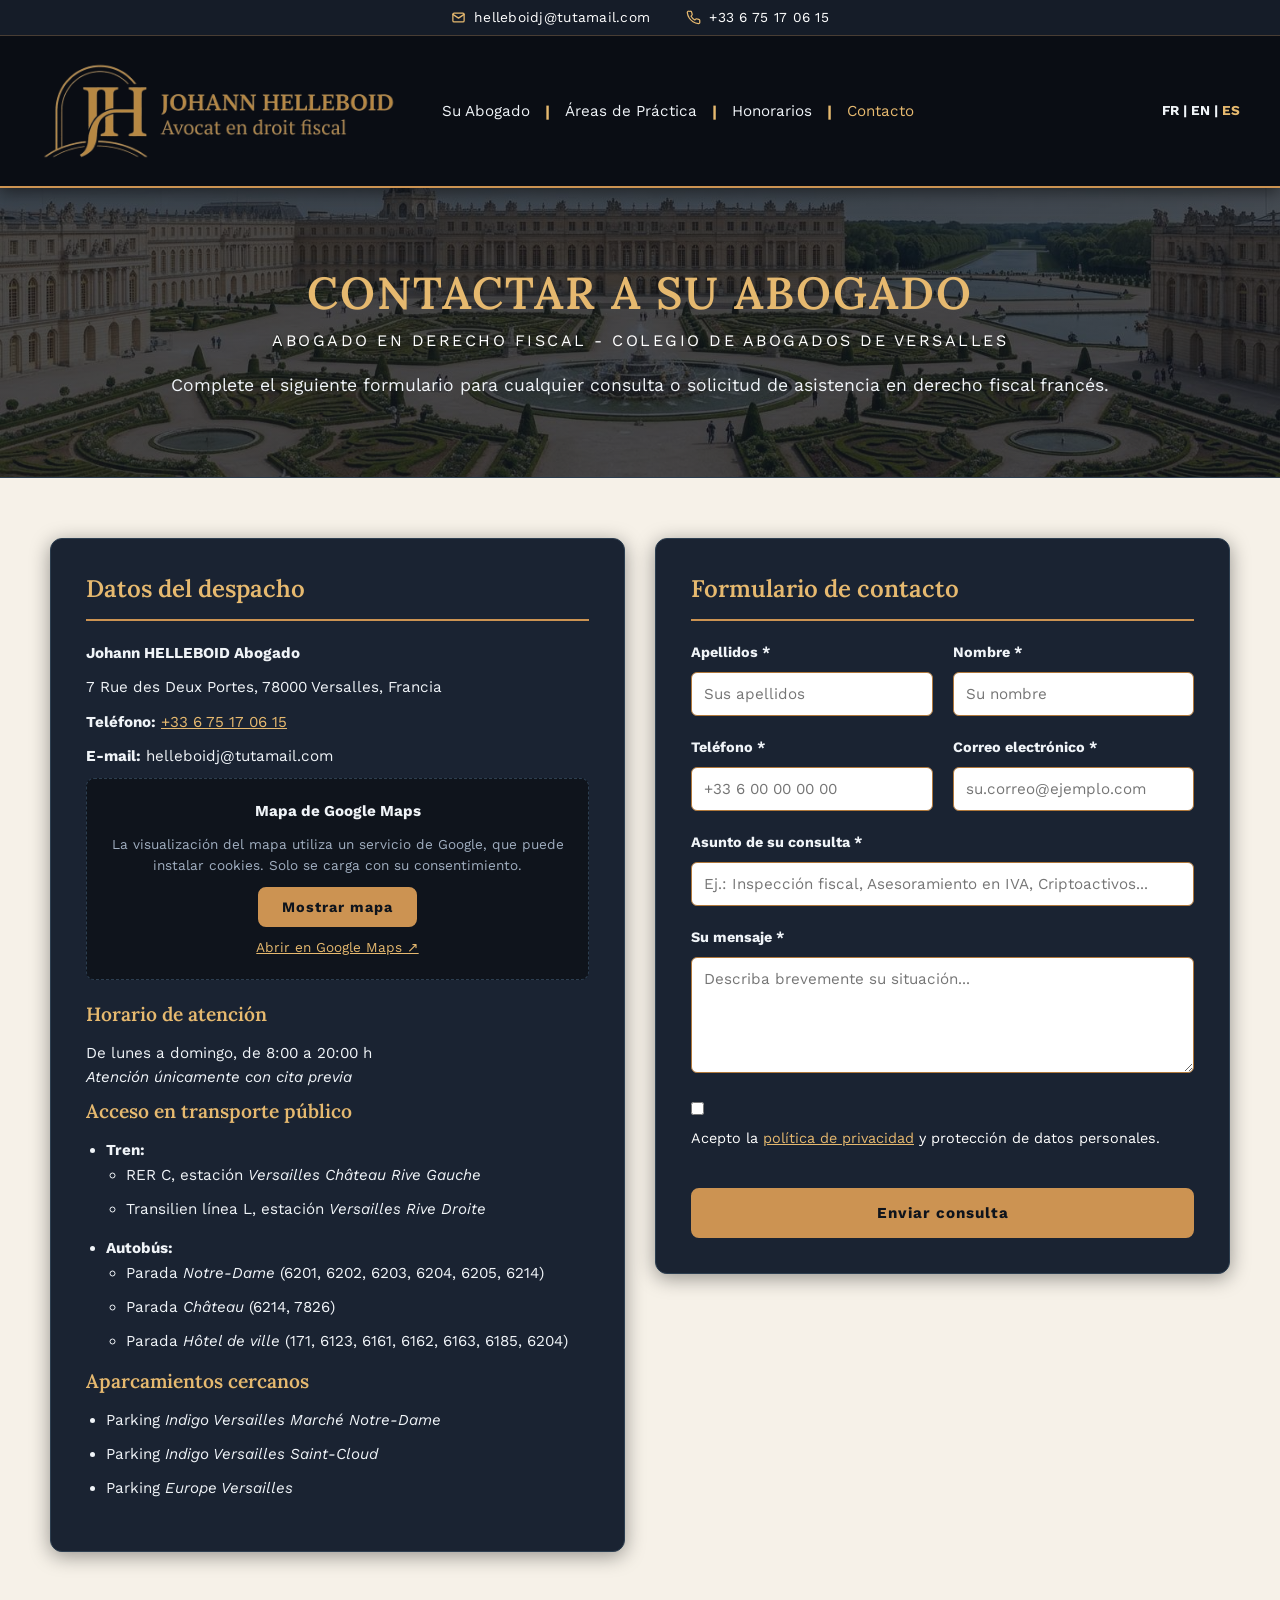
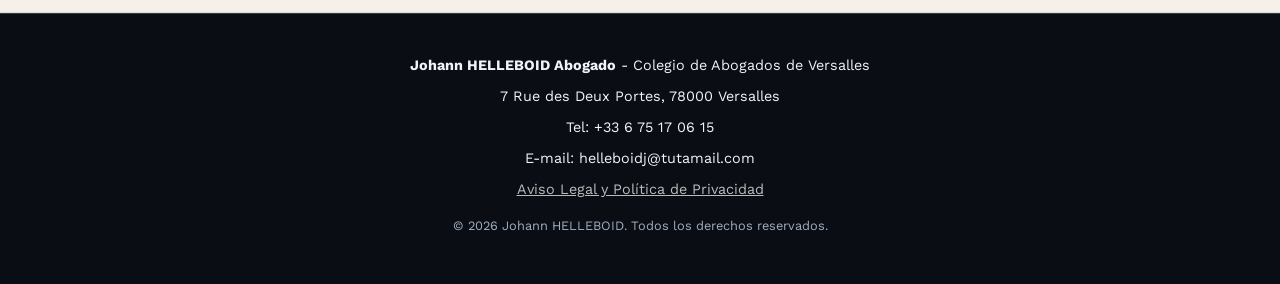
<file: contact-es.html>
<!DOCTYPE html>
<html lang="es">
<head>
    <meta charset="UTF-8">
    <meta name="viewport" content="width=device-width, initial-scale=1.0">
    <title>Contacto | Johann HELLEBOID Abogado - Versalles</title>
    <meta name="description" content="Contacte con Johann Helleboid, abogado fiscalista en Versalles: formulario, teléfono, correo, dirección del despacho y acceso (RER, autobús, aparcamientos).">
    <link rel="canonical" href="https://www.jhelleboid-avocat.fr/contact-es.html">
    <meta name="theme-color" content="#0a0d14">
    <link rel="icon" href="favicon.ico" sizes="48x48">
    <link rel="icon" type="image/png" sizes="32x32" href="favicon-32.png">
    <link rel="apple-touch-icon" href="apple-touch-icon.png">
    <link rel="alternate" hreflang="fr" href="https://www.jhelleboid-avocat.fr/contact.html">
    <link rel="alternate" hreflang="en" href="https://www.jhelleboid-avocat.fr/contact-en.html">
    <link rel="alternate" hreflang="es" href="https://www.jhelleboid-avocat.fr/contact-es.html">
    <link rel="alternate" hreflang="x-default" href="https://www.jhelleboid-avocat.fr/contact.html">
    <meta property="og:type" content="website">
    <meta property="og:site_name" content="Johann HELLEBOID Avocat">
    <meta property="og:locale" content="es_ES">
    <meta property="og:title" content="Contacto | Johann HELLEBOID Abogado - Versalles">
    <meta property="og:description" content="Contacte con Johann Helleboid, abogado fiscalista en Versalles: formulario, teléfono, correo, dirección del despacho y acceso (RER, autobús, aparcamientos).">
    <meta property="og:url" content="https://www.jhelleboid-avocat.fr/contact-es.html">
    <meta property="og:image" content="https://www.jhelleboid-avocat.fr/og-image.jpg">
    <meta property="og:image:width" content="1200">
    <meta property="og:image:height" content="630">
    <meta property="og:image:alt" content="Johann HELLEBOID, abogado en derecho fiscal en Versalles">
    <meta name="twitter:card" content="summary_large_image">
    <link rel="preload" href="fonts/Lora-Variable.woff" as="font" type="font/woff" crossorigin>
    <link rel="preload" href="fonts/WorkSans-Regular.woff" as="font" type="font/woff" crossorigin>
    <link rel="preload" href="chateau-versailles.jpg" as="image">
    <script>document.documentElement.classList.add('js');</script>
    <link rel="stylesheet" href="style.css?v=34">
    <style>
    .contact-section {
        background-color: var(--alt-bg) !important;
        padding: 60px 50px;
        border-bottom: 1px solid var(--border-cream);
    }
</style>
</head>
<body class="page-contact">
    <a class="skip-link" href="#contenu">Ir al contenido</a>


    <!-- Header Navigation -->
    <header class="header">
    <div class="topbar">
        <div class="topbar-inner">
            <a href="contact-es.html#formulaire" title="Escribir al despacho mediante el formulario de contacto"><svg viewBox="0 0 24 24" aria-hidden="true" focusable="false"><rect x="3" y="5" width="18" height="14" rx="2"></rect><path d="M3 7l9 6 9-6"></path></svg><span>helleboidj@tutamail.com</span></a>
            <a href="tel:+33675170615" class="topbar-phone" title="Llamar al despacho"><svg viewBox="0 0 24 24" aria-hidden="true" focusable="false"><path d="M22 16.9v3a2 2 0 0 1-2.2 2 19.8 19.8 0 0 1-8.6-3.1 19.5 19.5 0 0 1-6-6A19.8 19.8 0 0 1 2.1 4.2 2 2 0 0 1 4.1 2h3a2 2 0 0 1 2 1.7c.1 1 .4 1.9.7 2.8a2 2 0 0 1-.5 2.1L8.1 9.9a16 16 0 0 0 6 6l1.3-1.3a2 2 0 0 1 2.1-.4c.9.3 1.8.6 2.8.7a2 2 0 0 1 1.7 2z"></path></svg><span>+33 6 75 17 06 15</span></a>
        </div>
    </div>
    <div class="nav-container">
        <div class="logo">
    <a href="index-es.html">
        <img src="logo.png" alt="Johann HELLEBOID Abogado" class="logo-img" width="800" height="224">
    </a>
</div>
        
        <nav id="mainNav" aria-label="Navegación principal">
            <ul class="nav-links">
                <li><a href="index-es.html#votre-avocat">Su Abogado</a></li>
                <li><a href="index-es.html#expertises">Áreas de Práctica</a></li>
                <li><a href="index-es.html#honoraires">Honorarios</a></li>
                <li><a href="contact-es.html" class="active" aria-current="page">Contacto</a></li>
            </ul>
        </nav>

        <div class="header-right">
            <div class="lang-switch-container" role="group" aria-label="Idioma del sitio">
                <a href="contact.html" lang="fr" hreflang="fr" title="Français">FR</a> | <a href="contact-en.html" lang="en" hreflang="en" title="English">EN</a> | <a href="contact-es.html" class="active" lang="es" hreflang="es" title="Español" aria-current="true">ES</a>
            </div>

            <button class="burger-menu" id="burgerBtn" type="button" aria-label="Menú" aria-expanded="false" aria-controls="mainNav">
                <span></span>
                <span></span>
                <span></span>
            </button>
        </div>
    </div>
</header>

    <main id="contenu" tabindex="-1">

    <!-- En-tête de la page Contact (Strictement équivalent à la page principale) -->
    <section class="hero scroll-fade-in">
    <div class="presentation-header">
        <h1>CONTACTAR A SU ABOGADO</h1>
        <h2>ABOGADO EN DERECHO FISCAL - COLEGIO DE ABOGADOS DE VERSALLES</h2>
        <p class="subtitle">Complete el siguiente formulario para cualquier consulta o solicitud de asistencia en derecho fiscal francés.</p>
    </div>
</section>

    <!-- Section Contenu Contact -->
    <section class="contact-section scroll-fade-in">
        <div class="container contact-grid">
            
            <!-- Coordonnées du cabinet -->
            <div class="card contact-info-card">
                <h2>Datos del despacho</h2>
                <hr class="gold-divider">
                
                <div class="address-map-block">
                    <div class="address-details">
                        <p><strong>Johann HELLEBOID Abogado</strong></p>
                        <p>7 Rue des Deux Portes, 78000 Versalles, Francia</p>
                        <p><strong>Teléfono:</strong> <a href="tel:+33675170615">+33 6 75 17 06 15</a></p>
                        <p><strong>E-mail:</strong> helleboidj@tutamail.com</p>
                    </div>
                    
                    <div class="address-map">
                        <div class="map-consent" id="mapConsent" data-src="https://www.google.com/maps/embed?pb=!1m18!1m12!1m3!1d2628.742337628867!2d2.1287913!3d48.8058728!2m3!1f0!2f0!3f0!3m2!1i1024!2i768!4f13.1!3m3!1m2!1s0x47e67db053f3e951%3A0x6b77ad0a0fb0e3b9!2s7%20Rue%20des%202%20Portes%2C%2078000%20Versailles!5e0!3m2!1ses!2sfr!4v1700000000000!5m2!1ses!2sfr">
                            <p><strong>Mapa de Google Maps</strong></p>
                            <p>La visualización del mapa utiliza un servicio de Google, que puede instalar cookies. Solo se carga con su consentimiento.</p>
                            <button type="button" class="btn-cta" id="loadMapBtn">Mostrar mapa</button>
                            <a href="https://www.google.com/maps/search/?api=1&amp;query=7+Rue+des+2+Portes,+78000+Versailles" target="_blank" rel="noopener noreferrer">Abrir en Google Maps ↗</a>
                        </div>
                    </div>
                </div>

                <h3>Horario de atención</h3>
                <p>De lunes a domingo, de 8:00 a 20:00 h<br><em>Atención únicamente con cita previa</em></p>

                <h3>Acceso en transporte público</h3>
                <ul>
                    <li><strong>Tren:</strong>
                        <ul>
                            <li>RER C, estación <em>Versailles Château Rive Gauche</em></li>
                            <li>Transilien línea L, estación <em>Versailles Rive Droite</em></li>
                        </ul>
                    </li>
                    <li><strong>Autobús:</strong>
                        <ul>
                            <li>Parada <em>Notre-Dame</em> (6201, 6202, 6203, 6204, 6205, 6214)</li>
                            <li>Parada <em>Château</em> (6214, 7826)</li>
                            <li>Parada <em>Hôtel de ville</em> (171, 6123, 6161, 6162, 6163, 6185, 6204)</li>
                        </ul>
                    </li>
                </ul>

                <h3>Aparcamientos cercanos</h3>
                <ul>
                    <li>Parking <em>Indigo Versailles Marché Notre-Dame</em></li>
                    <li>Parking <em>Indigo Versailles Saint-Cloud</em></li>
                    <li>Parking <em>Europe Versailles</em></li>
                </ul>
            </div>

            <!-- Formulaire de contact -->
            <div class="card contact-form-card" id="formulaire">
                <h2>Formulario de contacto</h2>
                <hr class="gold-divider">

                <div id="confirmation-message" role="status" tabindex="-1" style="display: none; padding: 25px; background-color: var(--card-dark-bg); border: 1px solid var(--ochre-accent); border-radius: 4px; text-align: center; margin-bottom: 20px;">
                    <h3 style="color: var(--ochre-bright); font-size: 1.4rem; margin-bottom: 15px;">Gracias por su mensaje.</h3>
                    <p style="color: var(--light-text); font-size: 1rem; line-height: 1.6;">
                        Su solicitud ha sido recibida correctamente. El despacho le responderá a la mayor brevedad posible.
                    </p>
                </div>

                <form id="contactForm" action="envoyer.php" method="POST" class="contact-form" autocomplete="on">
                    <input type="hidden" name="lang" value="es">
                    <div class="form-row">
                        <div class="form-group">
                            <label for="nom">Apellidos *</label>
                            <input type="text" id="nom" name="nom" placeholder="Sus apellidos" required autocomplete="family-name">
                        </div>
                        <div class="form-group">
                            <label for="prenom">Nombre *</label>
                            <input type="text" id="prenom" name="prenom" placeholder="Su nombre" required autocomplete="given-name">
                        </div>
                    </div>

                    <div class="form-row">
                        <div class="form-group">
                            <label for="telephone">Teléfono *</label>
                            <input type="tel" id="telephone" name="telephone" placeholder="+33 6 00 00 00 00" required autocomplete="tel">
                        </div>
                        <div class="form-group">
                            <label for="email">Correo electrónico *</label>
                            <input type="email" id="email" name="email" placeholder="su.correo@ejemplo.com" required autocomplete="email">
                        </div>
                    </div>

                    <div class="form-group">
                        <label for="objet">Asunto de su consulta *</label>
                        <input type="text" id="objet" name="_subject" placeholder="Ej.: Inspección fiscal, Asesoramiento en IVA, Criptoactivos..." required autocomplete="off">
                    </div>

                    <div class="form-group">
                        <label for="message">Su mensaje *</label>
                        <textarea id="message" name="message" rows="5" placeholder="Describa brevemente su situación..." required></textarea>
                    </div>

                    <input type="text" name="_gotcha" style="display:none" tabindex="-1" autocomplete="off">

                    <div class="form-group checkbox-group">
                        <input type="checkbox" id="rgpd" name="rgpd" required>
                        <label for="rgpd">Acepto la <a href="mentions-legales-es.html#confidentialite" target="_blank" rel="noopener">política de privacidad</a> y protección de datos personales.</label>
                    </div>

                    <button type="submit" id="submitBtn" class="btn-submit">Enviar consulta</button>
                </form>
            </div>

        </div>
    </section>

    </main>

    <!-- Scripts -->
    <script>
        const burgerBtn = document.getElementById('burgerBtn');
        const mainNav = document.getElementById('mainNav');

        burgerBtn.addEventListener('click', function() {
            var open = burgerBtn.classList.toggle('active');
            mainNav.classList.toggle('active', open);
            burgerBtn.setAttribute('aria-expanded', open ? 'true' : 'false');
        });

        // La touche Échap referme le menu
        document.addEventListener('keydown', function(e) {
            if (e.key === 'Escape' && burgerBtn.classList.contains('active')) {
                burgerBtn.classList.remove('active');
                mainNav.classList.remove('active');
                burgerBtn.setAttribute('aria-expanded', 'false');
                burgerBtn.focus();
            }
        });

        document.querySelectorAll('.nav-links a').forEach(link => {
            link.addEventListener('click', () => {
                burgerBtn.classList.remove('active');
                mainNav.classList.remove('active');
                burgerBtn.setAttribute('aria-expanded', 'false');
            });
        });

        // Carte Google Maps : chargée uniquement après le clic du visiteur
        var loadMapBtn = document.getElementById('loadMapBtn');
        if (loadMapBtn) {
            loadMapBtn.addEventListener('click', function() {
                var consent = document.getElementById('mapConsent');
                var iframe = document.createElement('iframe');
                iframe.src = consent.getAttribute('data-src');
                iframe.title = 'Mapa de Google Maps - 7 Rue des Deux Portes, 78000 Versalles';
                iframe.width = '100%';
                iframe.height = '170';
                iframe.style.border = '0';
                iframe.setAttribute('allowfullscreen', '');
                iframe.setAttribute('loading', 'lazy');
                iframe.setAttribute('referrerpolicy', 'no-referrer-when-downgrade');
                consent.replaceWith(iframe);
            });
        }

        document.getElementById('contactForm').addEventListener('submit', function(e) {
            e.preventDefault();
            var form = this;
            var btn = document.getElementById('submitBtn');
            btn.innerText = 'Enviando...';
            btn.disabled = true;

            var data = new FormData(form);

            fetch(form.action, {
                method: form.method,
                body: data,
                headers: { 'Accept': 'application/json' }
            }).then(function(response) {
                if (response.ok) {
                    form.style.display = 'none';
                    var confirmation = document.getElementById('confirmation-message');
                    confirmation.style.display = 'block';
                    confirmation.focus();
                } else {
                    response.json().then(function(data) {
                        if (data && data.errors) {
                            alert("Error: " + data.errors.map(function(error) { return error.message; }).join(", "));
                        } else {
                            alert("Ha ocurrido un error al enviar el mensaje. Inténtelo de nuevo.");
                        }
                    });
                    btn.innerText = 'Enviar consulta';
                    btn.disabled = false;
                }
            }).catch(function(error) {
                alert("Error de conexión. Inténtelo de nuevo.");
                btn.innerText = 'Enviar consulta';
                btn.disabled = false;
            });
        });

        // En-tête qui se réduit au défilement (PC)
        const siteHeader = document.querySelector('.header');
        function updateHeaderSize() {
            siteHeader.classList.toggle('scrolled', window.scrollY > 30);
        }
        window.addEventListener('scroll', updateHeaderSize, { passive: true });
        updateHeaderSize();

        const observerOptions = { threshold: 0.1 };
        const observer = new IntersectionObserver(function(entries, observer) {
            entries.forEach(entry => {
                // Révèle aussi les éléments déjà dépassés (saut d'ancre, touche Fin...)
                if (entry.isIntersecting || entry.boundingClientRect.top < 0) {
                    entry.target.classList.add('appear');
                    observer.unobserve(entry.target);
                }
            });
        }, observerOptions);

        document.querySelectorAll('.scroll-fade-in').forEach(element => {
            observer.observe(element);
        });

        // Sécurité : tout élément déjà passé au-dessus de l'écran (saut de page, touche Fin...) devient visible
        window.addEventListener('scroll', function() {
            document.querySelectorAll('.scroll-fade-in:not(.appear)').forEach(element => {
                if (element.getBoundingClientRect().bottom < 0) {
                    element.classList.add('appear');
                    observer.unobserve(element);
                }
            });
        }, { passive: true });
    </script>

    <footer class="footer">
        <div class="footer-container">
            <p><strong>Johann HELLEBOID Abogado</strong> - Colegio de Abogados de Versalles</p>
            <p>7 Rue des Deux Portes, 78000 Versalles</p>
            <p>Tel: +33 6 75 17 06 15</p>
            <p>E-mail: helleboidj@tutamail.com</p>
            <p><a href="mentions-legales-es.html" style="color: #bbb; text-decoration: underline;">Aviso Legal y Política de Privacidad</a></p>
            <p class="copyright">&copy; 2026 Johann HELLEBOID. Todos los derechos reservados.</p>
        </div>
    </footer>


    <button type="button" class="back-to-top" id="backToTop" aria-label="Volver arriba" title="Volver arriba" tabindex="-1">
        <svg viewBox="0 0 24 24" aria-hidden="true" focusable="false"><path d="M12 19V5"></path><path d="M5 12l7-7 7 7"></path></svg>
    </button>

    <script>
    (function () {
        var reduce = window.matchMedia('(prefers-reduced-motion: reduce)');

        // 1. Bouton « retour en haut »
        var topBtn = document.getElementById('backToTop');
        function updateTopBtn() {
            var show = window.scrollY > 700;
            topBtn.classList.toggle('visible', show);
            topBtn.tabIndex = show ? 0 : -1;
        }
        topBtn.addEventListener('click', function () {
            window.scrollTo({ top: 0, behavior: reduce.matches ? 'auto' : 'smooth' });
            var logo = document.querySelector('.logo a');
            if (logo) { logo.focus({ preventScroll: true }); }
        });
        window.addEventListener('scroll', updateTopBtn, { passive: true });
        updateTopBtn();

        // 2. Menu : la rubrique de la section affichée est mise en évidence (page d'accueil)
        var ids = ['votre-avocat', 'expertises', 'honoraires', 'faq'];
        var sections = ids.map(function (id) { return document.getElementById(id); });
        if (sections.every(Boolean)) {
            var ticking = false;
            var links = {};
            ids.forEach(function (id) { links[id] = document.querySelector('.nav-links a[href="#' + id + '"]'); });
            var updateSpy = function () {
                ticking = false;
                var header = document.querySelector('.header');
                var line = (header ? header.getBoundingClientRect().height : 0) + 40;
                var current = null;
                sections.forEach(function (s) { if (s.getBoundingClientRect().top <= line) { current = s.id; } });
                ids.forEach(function (id) {
                    if (!links[id]) { return; }
                    var on = (id === current);
                    links[id].classList.toggle('active', on);
                    if (on) { links[id].setAttribute('aria-current', 'true'); } else { links[id].removeAttribute('aria-current'); }
                });
            };
            window.addEventListener('scroll', function () {
                if (!ticking) { ticking = true; window.requestAnimationFrame(updateSpy); }
            }, { passive: true });
            updateSpy();
        }

        // 3. FAQ : ouverture et fermeture progressives
        document.querySelectorAll('.faq-item').forEach(function (item) {
            var summary = item.querySelector('summary');
            var answer = item.querySelector('.faq-answer');
            if (!summary || !answer || !answer.animate) { return; }
            var running = null;
            summary.addEventListener('click', function (e) {
                if (reduce.matches) { return; }
                e.preventDefault();
                if (running) { running.cancel(); running = null; answer.style.overflow = ''; }
                var opening = !item.open;
                var pad = parseFloat(getComputedStyle(answer).paddingBottom) || 0;
                if (opening) { item.open = true; }
                var h = answer.getBoundingClientRect().height;
                var from = opening ? { height: '0px', paddingBottom: '0px', opacity: 0 } : { height: h + 'px', paddingBottom: pad + 'px', opacity: 1 };
                var to = opening ? { height: h + 'px', paddingBottom: pad + 'px', opacity: 1 } : { height: '0px', paddingBottom: '0px', opacity: 0 };
                answer.style.overflow = 'hidden';
                running = answer.animate([from, to], { duration: 280, easing: 'ease' });
                running.onfinish = function () {
                    if (!opening) { item.open = false; }
                    answer.style.overflow = '';
                    running = null;
                };
            });
        });
    })();
    </script>

</body>
</html>
</file>
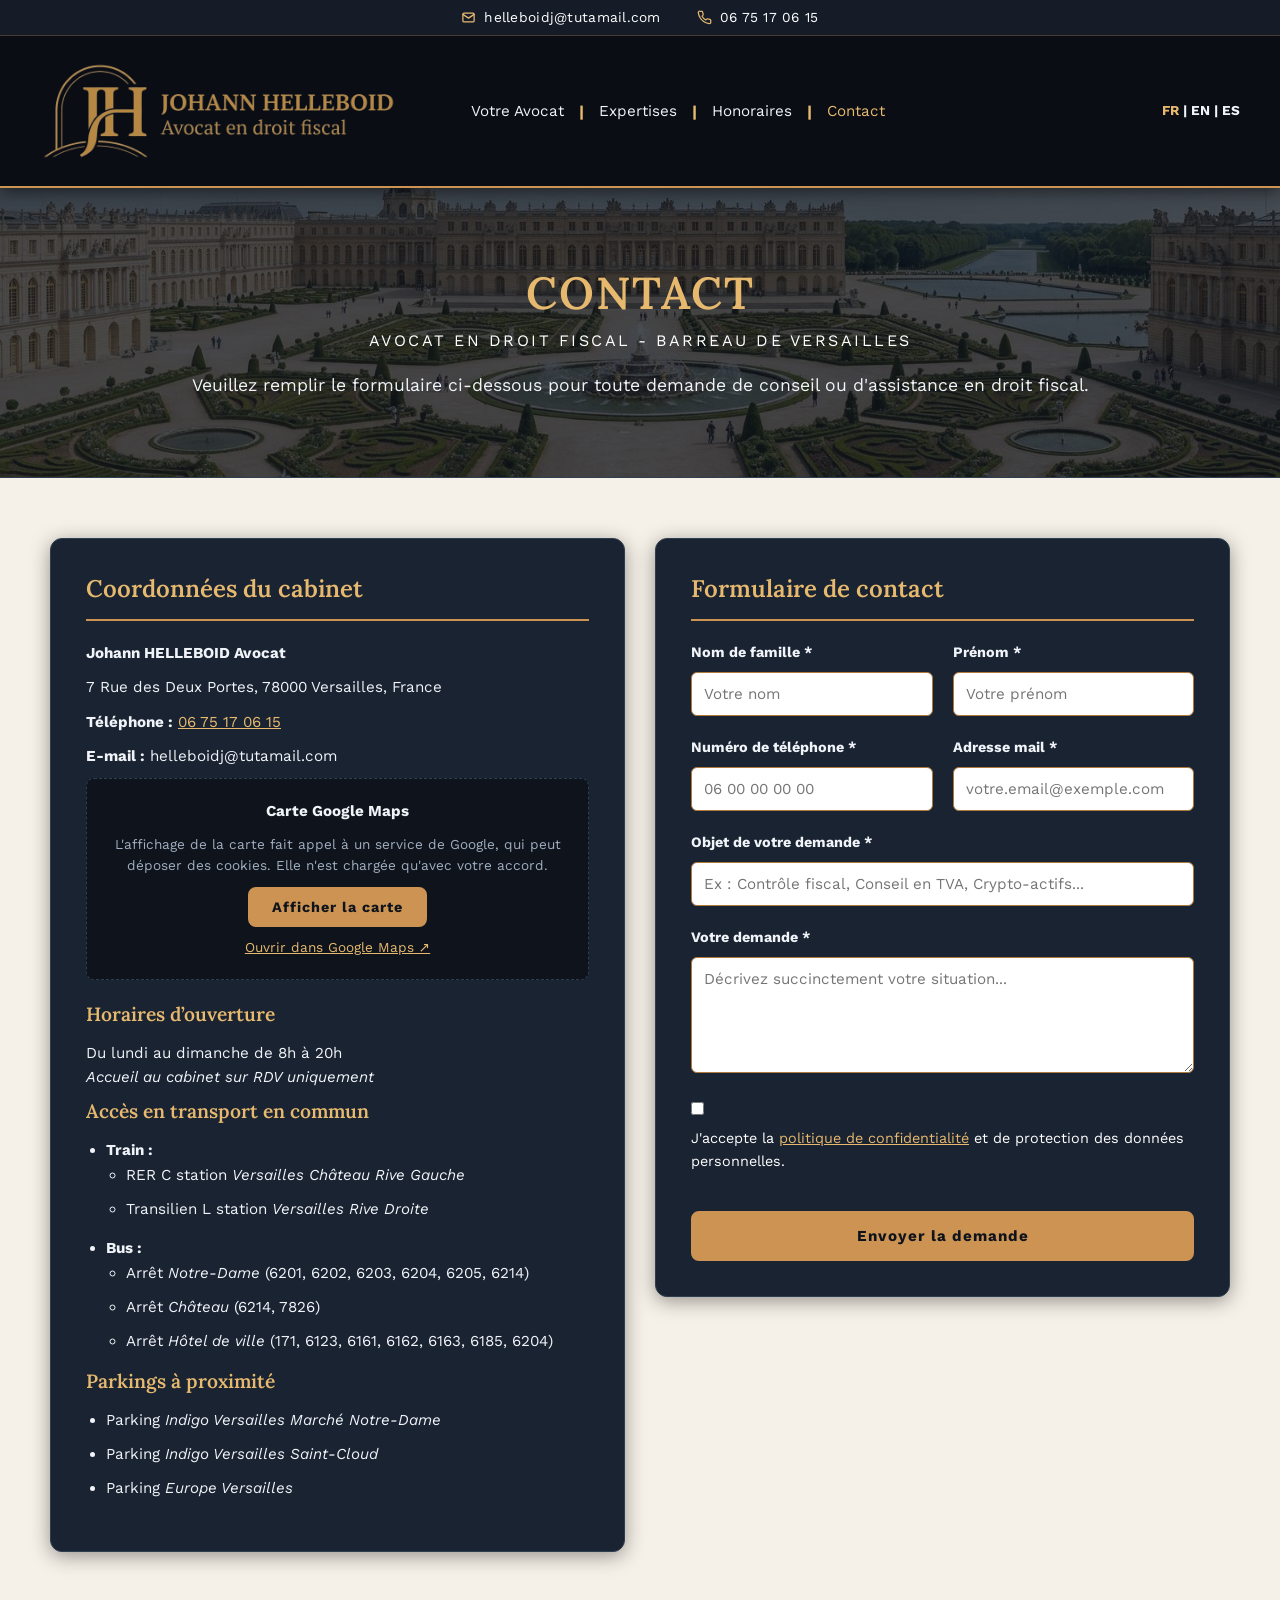
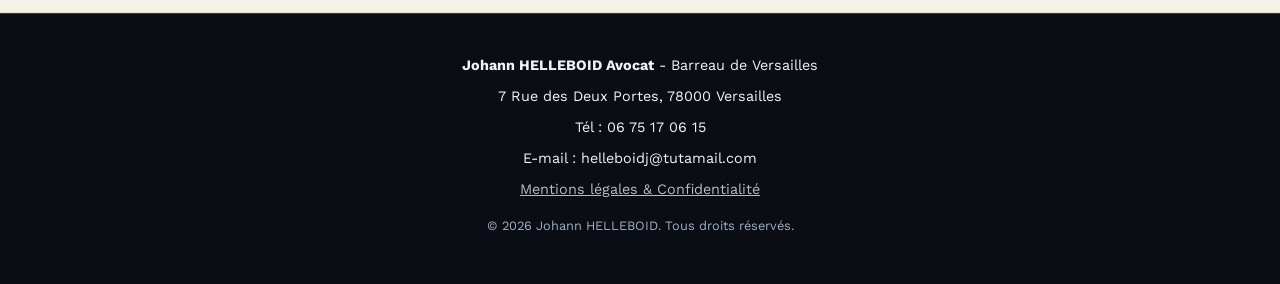
<file: contact.html>
<!DOCTYPE html>
<html lang="fr">
<head>
    <meta charset="UTF-8">
    <meta name="viewport" content="width=device-width, initial-scale=1.0">
    <title>Contact | Johann HELLEBOID Avocat - Versailles</title>
    <meta name="description" content="Contactez Johann Helleboid, avocat en droit fiscal à Versailles : formulaire, téléphone, e-mail, adresse du cabinet et accès (RER, bus, parkings).">
    <link rel="canonical" href="https://www.jhelleboid-avocat.fr/contact.html">
    <meta name="theme-color" content="#0a0d14">
    <link rel="icon" href="favicon.ico" sizes="48x48">
    <link rel="icon" type="image/png" sizes="32x32" href="favicon-32.png">
    <link rel="apple-touch-icon" href="apple-touch-icon.png">
    <link rel="alternate" hreflang="fr" href="https://www.jhelleboid-avocat.fr/contact.html">
    <link rel="alternate" hreflang="en" href="https://www.jhelleboid-avocat.fr/contact-en.html">
    <link rel="alternate" hreflang="es" href="https://www.jhelleboid-avocat.fr/contact-es.html">
    <link rel="alternate" hreflang="x-default" href="https://www.jhelleboid-avocat.fr/contact.html">
    <meta property="og:type" content="website">
    <meta property="og:site_name" content="Johann HELLEBOID Avocat">
    <meta property="og:locale" content="fr_FR">
    <meta property="og:title" content="Contact | Johann HELLEBOID Avocat - Versailles">
    <meta property="og:description" content="Contactez Johann Helleboid, avocat en droit fiscal à Versailles : formulaire, téléphone, e-mail, adresse du cabinet et accès (RER, bus, parkings).">
    <meta property="og:url" content="https://www.jhelleboid-avocat.fr/contact.html">
    <meta property="og:image" content="https://www.jhelleboid-avocat.fr/og-image.jpg">
    <meta property="og:image:width" content="1200">
    <meta property="og:image:height" content="630">
    <meta property="og:image:alt" content="Johann HELLEBOID, avocat en droit fiscal à Versailles">
    <meta name="twitter:card" content="summary_large_image">
    <link rel="preload" href="fonts/Lora-Variable.woff" as="font" type="font/woff" crossorigin>
    <link rel="preload" href="fonts/WorkSans-Regular.woff" as="font" type="font/woff" crossorigin>
    <link rel="preload" href="chateau-versailles.jpg" as="image">
    <script>document.documentElement.classList.add('js');</script>
    <link rel="stylesheet" href="style.css?v=34">
    <style>
    .contact-section {
        background-color: var(--alt-bg) !important;
        padding: 60px 50px;
        border-bottom: 1px solid var(--border-cream);
    }
</style>
</head>
<body class="page-contact">
    <a class="skip-link" href="#contenu">Aller au contenu</a>


    <!-- Header Navigation -->
    <header class="header">
    <div class="topbar">
        <div class="topbar-inner">
            <a href="contact.html#formulaire" title="Écrire au cabinet via le formulaire de contact"><svg viewBox="0 0 24 24" aria-hidden="true" focusable="false"><rect x="3" y="5" width="18" height="14" rx="2"></rect><path d="M3 7l9 6 9-6"></path></svg><span>helleboidj@tutamail.com</span></a>
            <a href="tel:+33675170615" class="topbar-phone" title="Appeler le cabinet"><svg viewBox="0 0 24 24" aria-hidden="true" focusable="false"><path d="M22 16.9v3a2 2 0 0 1-2.2 2 19.8 19.8 0 0 1-8.6-3.1 19.5 19.5 0 0 1-6-6A19.8 19.8 0 0 1 2.1 4.2 2 2 0 0 1 4.1 2h3a2 2 0 0 1 2 1.7c.1 1 .4 1.9.7 2.8a2 2 0 0 1-.5 2.1L8.1 9.9a16 16 0 0 0 6 6l1.3-1.3a2 2 0 0 1 2.1-.4c.9.3 1.8.6 2.8.7a2 2 0 0 1 1.7 2z"></path></svg><span>06 75 17 06 15</span></a>
        </div>
    </div>
    <div class="nav-container">
        <div class="logo">
    <a href="index.html">
        <img src="logo.png" alt="Johann HELLEBOID Avocat" class="logo-img" width="800" height="224">
    </a>
</div>
        
        <nav id="mainNav" aria-label="Navigation principale">
            <ul class="nav-links">
                <li><a href="index.html#votre-avocat">Votre Avocat</a></li>
                <li><a href="index.html#expertises">Expertises</a></li>
                <li><a href="index.html#honoraires">Honoraires</a></li>
                <li><a href="contact.html" class="active" aria-current="page">Contact</a></li>
            </ul>
        </nav>

        <div class="header-right">
            <div class="lang-switch-container" role="group" aria-label="Langue du site">
                <a href="contact.html" class="active" lang="fr" hreflang="fr" title="Français" aria-current="true">FR</a> | <a href="contact-en.html" lang="en" hreflang="en" title="English">EN</a> | <a href="contact-es.html" lang="es" hreflang="es" title="Español">ES</a>
            </div>

            <button class="burger-menu" id="burgerBtn" type="button" aria-label="Menu" aria-expanded="false" aria-controls="mainNav">
                <span></span>
                <span></span>
                <span></span>
            </button>
        </div>
    </div>
</header>

    <main id="contenu" tabindex="-1">

    <!-- En-tête de la page Contact (Strictement équivalent à la page principale) -->
    <section class="hero scroll-fade-in">
    <div class="presentation-header">
        <h1>CONTACT</h1>
        <h2>AVOCAT EN DROIT FISCAL - BARREAU DE VERSAILLES</h2>
        <p class="subtitle">Veuillez remplir le formulaire ci-dessous pour toute demande de conseil ou d'assistance en droit fiscal.</p>
    </div>
</section>

    <!-- Section Contenu Contact -->
    <section class="contact-section scroll-fade-in">
        <div class="container contact-grid">
            
            <!-- Coordonnées du cabinet -->
            <div class="card contact-info-card">
                <h2>Coordonnées du cabinet</h2>
                <hr class="gold-divider">
                
                <div class="address-map-block">
                    <div class="address-details">
                        <p><strong>Johann HELLEBOID Avocat</strong></p>
                        <p>7 Rue des Deux Portes, 78000 Versailles, France</p>
                        <p><strong>Téléphone :</strong> <a href="tel:+33675170615">06 75 17 06 15</a></p>
                        <p><strong>E-mail :</strong> helleboidj@tutamail.com</p>
                    </div>
                    
                    <div class="address-map">
                        <div class="map-consent" id="mapConsent" data-src="https://www.google.com/maps/embed?pb=!1m18!1m12!1m3!1d2628.742337628867!2d2.1287913!3d48.8058728!2m3!1f0!2f0!3f0!3m2!1i1024!2i768!4f13.1!3m3!1m2!1s0x47e67db053f3e951%3A0x6b77ad0a0fb0e3b9!2s7%20Rue%20des%202%20Portes%2C%2078000%20Versailles!5e0!3m2!1sfr!2sfr!4v1700000000000!5m2!1sfr!2sfr">
                            <p><strong>Carte Google Maps</strong></p>
                            <p>L'affichage de la carte fait appel à un service de Google, qui peut déposer des cookies. Elle n'est chargée qu'avec votre accord.</p>
                            <button type="button" class="btn-cta" id="loadMapBtn">Afficher la carte</button>
                            <a href="https://www.google.com/maps/search/?api=1&amp;query=7+Rue+des+2+Portes,+78000+Versailles" target="_blank" rel="noopener noreferrer">Ouvrir dans Google Maps ↗</a>
                        </div>
                    </div>
                </div>

                <h3>Horaires d’ouverture</h3>
                <p>Du lundi au dimanche de 8h à 20h<br><em>Accueil au cabinet sur RDV uniquement</em></p>

                <h3>Accès en transport en commun</h3>
                <ul>
                    <li><strong>Train :</strong>
                        <ul>
                            <li>RER C station <em>Versailles Château Rive Gauche</em></li>
                            <li>Transilien L station <em>Versailles Rive Droite</em></li>
                        </ul>
                    </li>
                    <li><strong>Bus :</strong>
                        <ul>
                            <li>Arrêt <em>Notre-Dame</em> (6201, 6202, 6203, 6204, 6205, 6214)</li>
                            <li>Arrêt <em>Château</em> (6214, 7826)</li>
                            <li>Arrêt <em>Hôtel de ville</em> (171, 6123, 6161, 6162, 6163, 6185, 6204)</li>
                        </ul>
                    </li>
                </ul>

                <h3>Parkings à proximité</h3>
                <ul>
                    <li>Parking <em>Indigo Versailles Marché Notre-Dame</em></li>
                    <li>Parking <em>Indigo Versailles Saint-Cloud</em></li>
                    <li>Parking <em>Europe Versailles</em></li>
                </ul>
            </div>

            <!-- Formulaire de contact -->
            <div class="card contact-form-card" id="formulaire">
                <h2>Formulaire de contact</h2>
                <hr class="gold-divider">

                <div id="confirmation-message" role="status" tabindex="-1" style="display: none; padding: 25px; background-color: var(--card-dark-bg); border: 1px solid var(--ochre-accent); border-radius: 4px; text-align: center; margin-bottom: 20px;">
                    <h3 style="color: var(--ochre-bright); font-size: 1.4rem; margin-bottom: 15px;">Merci pour votre message.</h3>
                    <p style="color: var(--light-text); font-size: 1rem; line-height: 1.6;">
                        Votre demande a bien été prise en compte. Le cabinet s'engage à vous répondre dans les meilleurs délais.
                    </p>
                </div>

                <form id="contactForm" action="envoyer.php" method="POST" class="contact-form" autocomplete="on">
                    <input type="hidden" name="lang" value="fr">
                    <div class="form-row">
                        <div class="form-group">
                            <label for="nom">Nom de famille *</label>
                            <input type="text" id="nom" name="nom" placeholder="Votre nom" required autocomplete="family-name">
                        </div>
                        <div class="form-group">
                            <label for="prenom">Prénom *</label>
                            <input type="text" id="prenom" name="prenom" placeholder="Votre prénom" required autocomplete="given-name">
                        </div>
                    </div>

                    <div class="form-row">
                        <div class="form-group">
                            <label for="telephone">Numéro de téléphone *</label>
                            <input type="tel" id="telephone" name="telephone" placeholder="06 00 00 00 00" required autocomplete="tel">
                        </div>
                        <div class="form-group">
                            <label for="email">Adresse mail *</label>
                            <input type="email" id="email" name="email" placeholder="votre.email@exemple.com" required autocomplete="email">
                        </div>
                    </div>

                    <div class="form-group">
                        <label for="objet">Objet de votre demande *</label>
                        <input type="text" id="objet" name="_subject" placeholder="Ex : Contrôle fiscal, Conseil en TVA, Crypto-actifs..." required autocomplete="off">
                    </div>

                    <div class="form-group">
                        <label for="message">Votre demande *</label>
                        <textarea id="message" name="message" rows="5" placeholder="Décrivez succinctement votre situation..." required></textarea>
                    </div>

                    <input type="text" name="_gotcha" style="display:none" tabindex="-1" autocomplete="off">

                    <div class="form-group checkbox-group">
                        <input type="checkbox" id="rgpd" name="rgpd" required>
                        <label for="rgpd">J'accepte la <a href="mentions-legales.html#confidentialite" target="_blank" rel="noopener">politique de confidentialité</a> et de protection des données personnelles.</label>
                    </div>

                    <button type="submit" id="submitBtn" class="btn-submit">Envoyer la demande</button>
                </form>
            </div>

        </div>
    </section>

    </main>

    <!-- Scripts -->
    <script>
        const burgerBtn = document.getElementById('burgerBtn');
        const mainNav = document.getElementById('mainNav');

        burgerBtn.addEventListener('click', function() {
            var open = burgerBtn.classList.toggle('active');
            mainNav.classList.toggle('active', open);
            burgerBtn.setAttribute('aria-expanded', open ? 'true' : 'false');
        });

        // La touche Échap referme le menu
        document.addEventListener('keydown', function(e) {
            if (e.key === 'Escape' && burgerBtn.classList.contains('active')) {
                burgerBtn.classList.remove('active');
                mainNav.classList.remove('active');
                burgerBtn.setAttribute('aria-expanded', 'false');
                burgerBtn.focus();
            }
        });

        document.querySelectorAll('.nav-links a').forEach(link => {
            link.addEventListener('click', () => {
                burgerBtn.classList.remove('active');
                mainNav.classList.remove('active');
                burgerBtn.setAttribute('aria-expanded', 'false');
            });
        });

        // Carte Google Maps : chargée uniquement après le clic du visiteur
        var loadMapBtn = document.getElementById('loadMapBtn');
        if (loadMapBtn) {
            loadMapBtn.addEventListener('click', function() {
                var consent = document.getElementById('mapConsent');
                var iframe = document.createElement('iframe');
                iframe.src = consent.getAttribute('data-src');
                iframe.title = 'Carte Google Maps - 7 Rue des Deux Portes, 78000 Versailles';
                iframe.width = '100%';
                iframe.height = '170';
                iframe.style.border = '0';
                iframe.setAttribute('allowfullscreen', '');
                iframe.setAttribute('loading', 'lazy');
                iframe.setAttribute('referrerpolicy', 'no-referrer-when-downgrade');
                consent.replaceWith(iframe);
            });
        }

        document.getElementById('contactForm').addEventListener('submit', function(e) {
            e.preventDefault();
            var form = this;
            var btn = document.getElementById('submitBtn');
            btn.innerText = 'Envoi en cours...';
            btn.disabled = true;

            var data = new FormData(form);

            fetch(form.action, {
                method: form.method,
                body: data,
                headers: { 'Accept': 'application/json' }
            }).then(function(response) {
                if (response.ok) {
                    form.style.display = 'none';
                    var confirmation = document.getElementById('confirmation-message');
                    confirmation.style.display = 'block';
                    confirmation.focus();
                } else {
                    response.json().then(function(data) {
                        if (data && data.errors) {
                            alert("Erreur : " + data.errors.map(function(error) { return error.message; }).join(", "));
                        } else {
                            alert("Une erreur est survenue lors de l'envoi. Veuillez réessayer.");
                        }
                    });
                    btn.innerText = 'Envoyer la demande';
                    btn.disabled = false;
                }
            }).catch(function(error) {
                alert("Erreur de connexion.");
                btn.innerText = 'Envoyer la demande';
                btn.disabled = false;
            });
        });

        // En-tête qui se réduit au défilement (PC)
        const siteHeader = document.querySelector('.header');
        function updateHeaderSize() {
            siteHeader.classList.toggle('scrolled', window.scrollY > 30);
        }
        window.addEventListener('scroll', updateHeaderSize, { passive: true });
        updateHeaderSize();

        const observerOptions = { threshold: 0.1 };
        const observer = new IntersectionObserver(function(entries, observer) {
            entries.forEach(entry => {
                // Révèle aussi les éléments déjà dépassés (saut d'ancre, touche Fin...)
                if (entry.isIntersecting || entry.boundingClientRect.top < 0) {
                    entry.target.classList.add('appear');
                    observer.unobserve(entry.target);
                }
            });
        }, observerOptions);

        document.querySelectorAll('.scroll-fade-in').forEach(element => {
            observer.observe(element);
        });

        // Sécurité : tout élément déjà passé au-dessus de l'écran (saut de page, touche Fin...) devient visible
        window.addEventListener('scroll', function() {
            document.querySelectorAll('.scroll-fade-in:not(.appear)').forEach(element => {
                if (element.getBoundingClientRect().bottom < 0) {
                    element.classList.add('appear');
                    observer.unobserve(element);
                }
            });
        }, { passive: true });
    </script>

    <footer class="footer">
        <div class="footer-container">
            <p><strong>Johann HELLEBOID Avocat</strong> - Barreau de Versailles</p>
            <p>7 Rue des Deux Portes, 78000 Versailles</p>
            <p>Tél : 06 75 17 06 15</p>
            <p>E-mail : helleboidj@tutamail.com</p>
            <p><a href="mentions-legales.html" style="color: #bbb; text-decoration: underline;">Mentions légales & Confidentialité</a></p>
            <p class="copyright">&copy; 2026 Johann HELLEBOID. Tous droits réservés.</p>
        </div>
    </footer>


    <button type="button" class="back-to-top" id="backToTop" aria-label="Retour en haut de page" title="Retour en haut de page" tabindex="-1">
        <svg viewBox="0 0 24 24" aria-hidden="true" focusable="false"><path d="M12 19V5"></path><path d="M5 12l7-7 7 7"></path></svg>
    </button>

    <script>
    (function () {
        var reduce = window.matchMedia('(prefers-reduced-motion: reduce)');

        // 1. Bouton « retour en haut »
        var topBtn = document.getElementById('backToTop');
        function updateTopBtn() {
            var show = window.scrollY > 700;
            topBtn.classList.toggle('visible', show);
            topBtn.tabIndex = show ? 0 : -1;
        }
        topBtn.addEventListener('click', function () {
            window.scrollTo({ top: 0, behavior: reduce.matches ? 'auto' : 'smooth' });
            var logo = document.querySelector('.logo a');
            if (logo) { logo.focus({ preventScroll: true }); }
        });
        window.addEventListener('scroll', updateTopBtn, { passive: true });
        updateTopBtn();

        // 2. Menu : la rubrique de la section affichée est mise en évidence (page d'accueil)
        var ids = ['votre-avocat', 'expertises', 'honoraires', 'faq'];
        var sections = ids.map(function (id) { return document.getElementById(id); });
        if (sections.every(Boolean)) {
            var ticking = false;
            var links = {};
            ids.forEach(function (id) { links[id] = document.querySelector('.nav-links a[href="#' + id + '"]'); });
            var updateSpy = function () {
                ticking = false;
                var header = document.querySelector('.header');
                var line = (header ? header.getBoundingClientRect().height : 0) + 40;
                var current = null;
                sections.forEach(function (s) { if (s.getBoundingClientRect().top <= line) { current = s.id; } });
                ids.forEach(function (id) {
                    if (!links[id]) { return; }
                    var on = (id === current);
                    links[id].classList.toggle('active', on);
                    if (on) { links[id].setAttribute('aria-current', 'true'); } else { links[id].removeAttribute('aria-current'); }
                });
            };
            window.addEventListener('scroll', function () {
                if (!ticking) { ticking = true; window.requestAnimationFrame(updateSpy); }
            }, { passive: true });
            updateSpy();
        }

        // 3. FAQ : ouverture et fermeture progressives
        document.querySelectorAll('.faq-item').forEach(function (item) {
            var summary = item.querySelector('summary');
            var answer = item.querySelector('.faq-answer');
            if (!summary || !answer || !answer.animate) { return; }
            var running = null;
            summary.addEventListener('click', function (e) {
                if (reduce.matches) { return; }
                e.preventDefault();
                if (running) { running.cancel(); running = null; answer.style.overflow = ''; }
                var opening = !item.open;
                var pad = parseFloat(getComputedStyle(answer).paddingBottom) || 0;
                if (opening) { item.open = true; }
                var h = answer.getBoundingClientRect().height;
                var from = opening ? { height: '0px', paddingBottom: '0px', opacity: 0 } : { height: h + 'px', paddingBottom: pad + 'px', opacity: 1 };
                var to = opening ? { height: h + 'px', paddingBottom: pad + 'px', opacity: 1 } : { height: '0px', paddingBottom: '0px', opacity: 0 };
                answer.style.overflow = 'hidden';
                running = answer.animate([from, to], { duration: 280, easing: 'ease' });
                running.onfinish = function () {
                    if (!opening) { item.open = false; }
                    answer.style.overflow = '';
                    running = null;
                };
            });
        });
    })();
    </script>

</body>
</html>
</file>
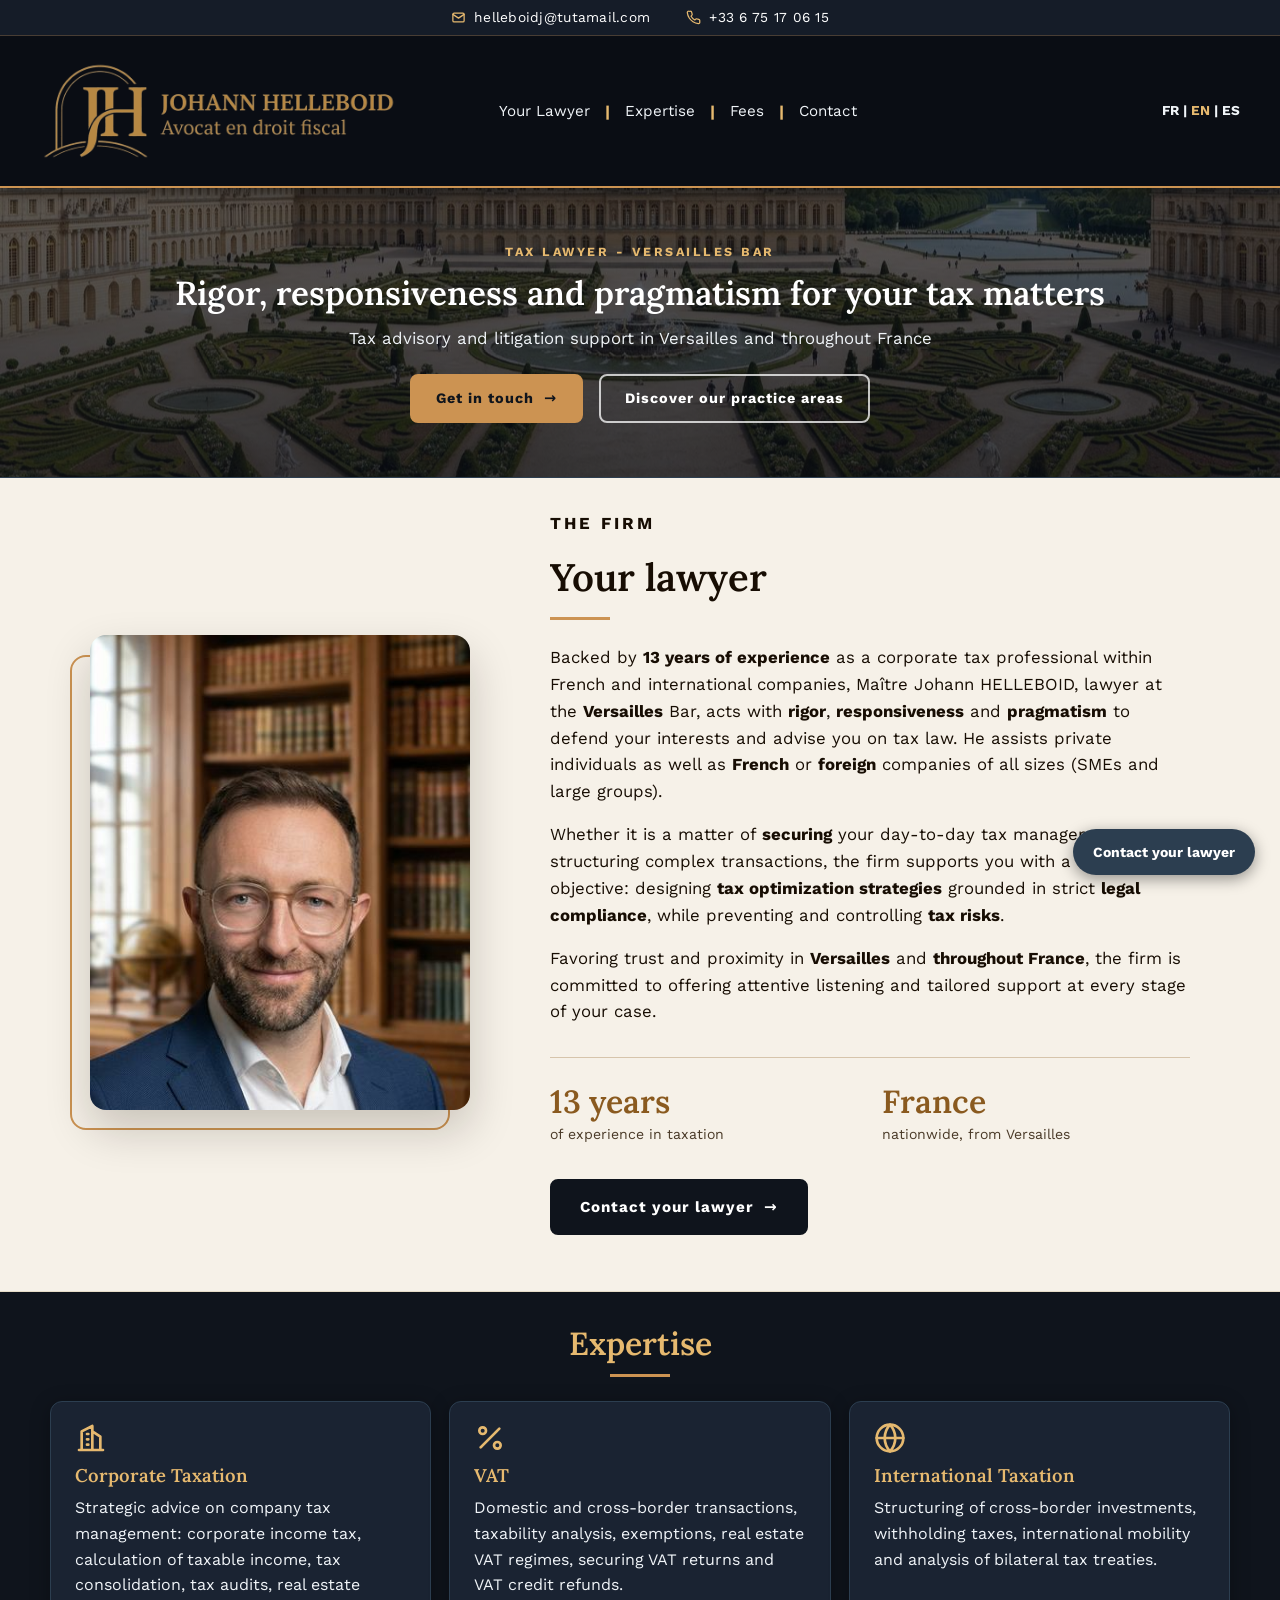
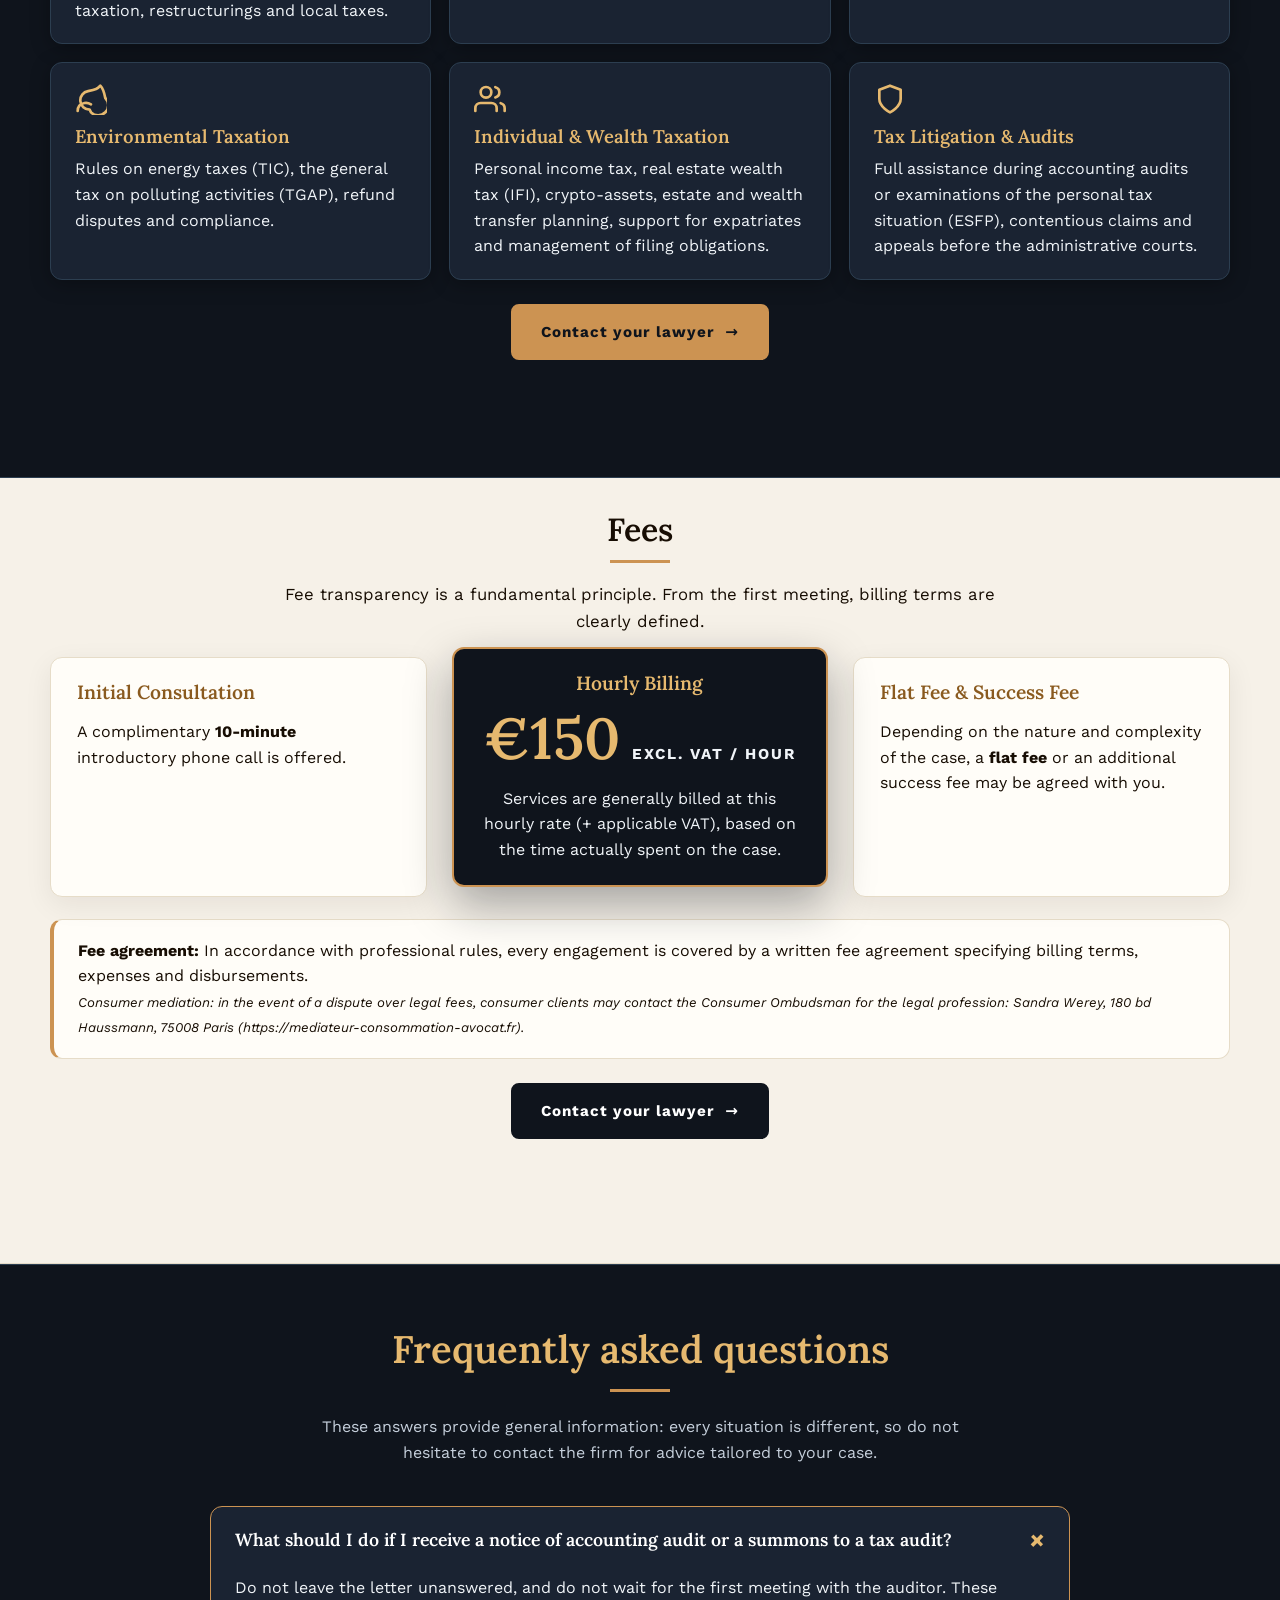
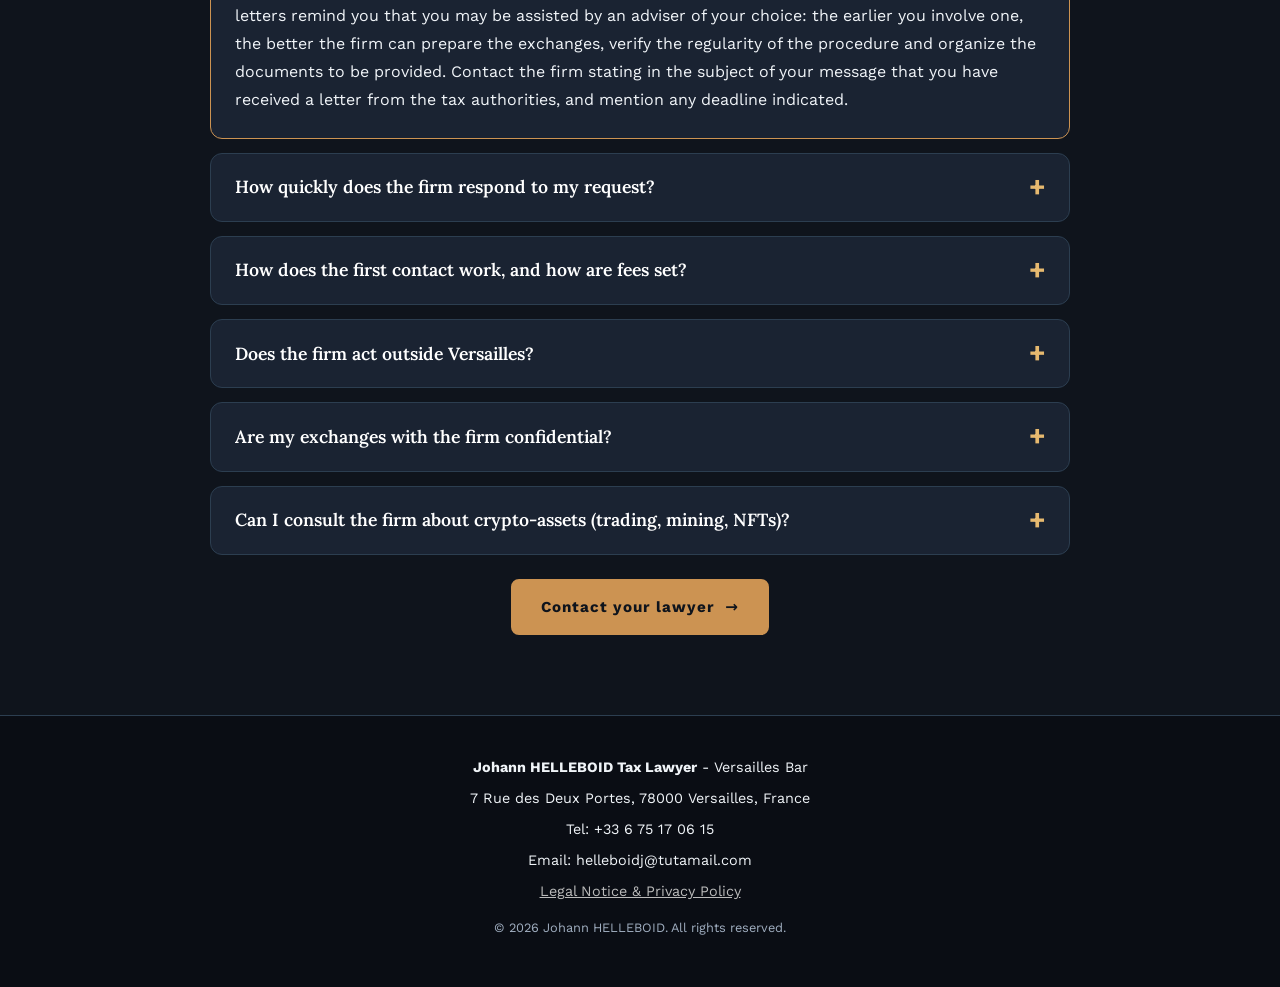
<file: index-en.html>
<!DOCTYPE html>
<html lang="en">
<head>
    <meta charset="UTF-8">
    <meta name="viewport" content="width=device-width, initial-scale=1.0">
    <title>Johann HELLEBOID Tax Lawyer | Tax Law in Versailles</title>
    <meta name="description" content="Tax lawyer in Versailles: tax advisory and litigation (tax audits, VAT, international taxation, crypto-assets). Free initial phone call.">
    <link rel="canonical" href="https://www.jhelleboid-avocat.fr/index-en.html">
    <meta name="theme-color" content="#0a0d14">
    <link rel="icon" href="favicon.ico" sizes="48x48">
    <link rel="icon" type="image/png" sizes="32x32" href="favicon-32.png">
    <link rel="apple-touch-icon" href="apple-touch-icon.png">
    <link rel="alternate" hreflang="fr" href="https://www.jhelleboid-avocat.fr/">
    <link rel="alternate" hreflang="en" href="https://www.jhelleboid-avocat.fr/index-en.html">
    <link rel="alternate" hreflang="es" href="https://www.jhelleboid-avocat.fr/index-es.html">
    <link rel="alternate" hreflang="x-default" href="https://www.jhelleboid-avocat.fr/">
    <meta property="og:type" content="website">
    <meta property="og:site_name" content="Johann HELLEBOID Avocat">
    <meta property="og:locale" content="en_US">
    <meta property="og:title" content="Johann HELLEBOID Tax Lawyer | Tax Law in Versailles">
    <meta property="og:description" content="Tax lawyer in Versailles: tax advisory and litigation (tax audits, VAT, international taxation, crypto-assets). Free initial phone call.">
    <meta property="og:url" content="https://www.jhelleboid-avocat.fr/index-en.html">
    <meta property="og:image" content="https://www.jhelleboid-avocat.fr/og-image.jpg">
    <meta property="og:image:width" content="1200">
    <meta property="og:image:height" content="630">
    <meta property="og:image:alt" content="Johann HELLEBOID, tax lawyer in Versailles">
    <meta name="twitter:card" content="summary_large_image">
    <link rel="preload" href="fonts/Lora-Variable.woff" as="font" type="font/woff" crossorigin>
    <link rel="preload" href="fonts/WorkSans-Regular.woff" as="font" type="font/woff" crossorigin>
    <link rel="preload" href="chateau-versailles.jpg" as="image">
    <script>document.documentElement.classList.add('js');</script>
    <link rel="stylesheet" href="style.css?v=34">
    <script type="application/ld+json">
{
  "@context": "https://schema.org",
  "@type": "LegalService",
  "@id": "https://www.jhelleboid-avocat.fr/#cabinet",
  "name": "Johann HELLEBOID Avocat",
  "description": "Tax law firm in Versailles: tax advisory and litigation for individuals and companies throughout France.",
  "url": "https://www.jhelleboid-avocat.fr/index-en.html",
  "logo": "https://www.jhelleboid-avocat.fr/logo.png",
  "image": "https://www.jhelleboid-avocat.fr/og-image.jpg",
  "telephone": "+33675170615",
  "email": "helleboidj@tutamail.com",
  "inLanguage": "en",
  "address": {
    "@type": "PostalAddress",
    "streetAddress": "7 Rue des Deux Portes",
    "postalCode": "78000",
    "addressLocality": "Versailles",
    "addressRegion": "Île-de-France",
    "addressCountry": "FR"
  },
  "geo": {
    "@type": "GeoCoordinates",
    "latitude": 48.8058728,
    "longitude": 2.1287913
  },
  "hasMap": "https://www.google.com/maps/search/?api=1&query=7+Rue+des+Deux+Portes,+78000+Versailles",
  "areaServed": {
    "@type": "Country",
    "name": "France"
  },
  "openingHoursSpecification": [
    {
      "@type": "OpeningHoursSpecification",
      "dayOfWeek": [
        "Monday",
        "Tuesday",
        "Wednesday",
        "Thursday",
        "Friday",
        "Saturday",
        "Sunday"
      ],
      "opens": "08:00",
      "closes": "20:00"
    }
  ],
  "knowsAbout": [
    "Tax law",
    "Corporate taxation",
    "VAT",
    "International taxation",
    "Environmental taxation",
    "Individual and wealth taxation",
    "Taxation of crypto-assets",
    "Tax audits and tax litigation"
  ],
  "founder": {
    "@type": "Person",
    "name": "Johann Helleboid",
    "jobTitle": "Tax lawyer",
    "memberOf": {
      "@type": "Organization",
      "name": "Versailles Bar"
    }
  }
}
    </script>
    <script type="application/ld+json">
{
  "@context": "https://schema.org",
  "@type": "FAQPage",
  "inLanguage": "en",
  "mainEntity": [
    {
      "@type": "Question",
      "name": "What should I do if I receive a notice of accounting audit or a summons to a tax audit?",
      "acceptedAnswer": {
        "@type": "Answer",
        "text": "Do not leave the letter unanswered, and do not wait for the first meeting with the auditor. These letters remind you that you may be assisted by an adviser of your choice: the earlier you involve one, the better the firm can prepare the exchanges, verify the regularity of the procedure and organize the documents to be provided. Contact the firm stating in the subject of your message that you have received a letter from the tax authorities, and mention any deadline indicated."
      }
    },
    {
      "@type": "Question",
      "name": "How quickly does the firm respond to my request?",
      "acceptedAnswer": {
        "@type": "Answer",
        "text": "The firm undertakes to reply as soon as possible. If your case is urgent, for example because a deadline to respond to the tax authorities is running, state this clearly in the subject of your message together with the deadline, so that it can be taken into account."
      }
    },
    {
      "@type": "Question",
      "name": "How does the first contact work, and how are fees set?",
      "acceptedAnswer": {
        "@type": "Answer",
        "text": "A complimentary 10-minute introductory phone call is offered. If you decide to proceed, services are generally billed at an hourly rate of €150 excl. VAT (+ applicable VAT). Depending on the nature and complexity of the case, a flat fee or an additional success fee may be agreed. Every engagement is covered by a written fee agreement."
      }
    },
    {
      "@type": "Question",
      "name": "Does the firm act outside Versailles?",
      "acceptedAnswer": {
        "@type": "Answer",
        "text": "Yes. The firm is based in Versailles and assists individuals and companies, French or foreign, throughout France. Meetings at the firm are by appointment only, and a first discussion can take place by phone."
      }
    },
    {
      "@type": "Question",
      "name": "Are my exchanges with the firm confidential?",
      "acceptedAnswer": {
        "@type": "Answer",
        "text": "Yes. Communications between a lawyer and their client are covered by professional secrecy. The information entered in the contact form is used only to process your request (see the legal notice). For a sensitive situation, avoid attaching detailed documents there: they can be sent afterwards according to the arrangements agreed with the firm."
      }
    },
    {
      "@type": "Question",
      "name": "Can I consult the firm about crypto-assets (trading, mining, NFTs)?",
      "acceptedAnswer": {
        "@type": "Answer",
        "text": "Yes. The firm assists with transactions involving cryptocurrencies, NFTs and digital assets: securing trading capital gains, mining, structuring investments and regularizing digital holdings."
      }
    }
  ]
}
    </script>
</head>
<body>
    <a class="skip-link" href="#contenu">Skip to content</a>


    <!-- Header Navigation avec Menu Burger -->
<header class="header">
    <div class="topbar">
        <div class="topbar-inner">
            <a href="contact-en.html#formulaire" title="Write to the firm via the contact form"><svg viewBox="0 0 24 24" aria-hidden="true" focusable="false"><rect x="3" y="5" width="18" height="14" rx="2"></rect><path d="M3 7l9 6 9-6"></path></svg><span>helleboidj@tutamail.com</span></a>
            <a href="tel:+33675170615" class="topbar-phone" title="Call the firm"><svg viewBox="0 0 24 24" aria-hidden="true" focusable="false"><path d="M22 16.9v3a2 2 0 0 1-2.2 2 19.8 19.8 0 0 1-8.6-3.1 19.5 19.5 0 0 1-6-6A19.8 19.8 0 0 1 2.1 4.2 2 2 0 0 1 4.1 2h3a2 2 0 0 1 2 1.7c.1 1 .4 1.9.7 2.8a2 2 0 0 1-.5 2.1L8.1 9.9a16 16 0 0 0 6 6l1.3-1.3a2 2 0 0 1 2.1-.4c.9.3 1.8.6 2.8.7a2 2 0 0 1 1.7 2z"></path></svg><span>+33 6 75 17 06 15</span></a>
        </div>
    </div>
    <div class="nav-container">
        <!-- 1. Logo à gauche -->
        <div class="logo">
    <a href="index-en.html">
        <img src="logo.png" alt="Johann HELLEBOID Tax Lawyer" class="logo-img" width="800" height="224">
    </a>
</div>

        <!-- 2. Rubriques centrées -->
        <nav id="mainNav" aria-label="Main navigation">
            <ul class="nav-links">
                <li><a href="#votre-avocat">Your Lawyer</a></li>
                <li><a href="#expertises">Expertise</a></li>
                <li><a href="#honoraires">Fees</a></li>
                <li><a href="contact-en.html">Contact</a></li>
            </ul>
        </nav>

        <!-- 3. Sélecteur de langues (et burger mobile) à droite -->
        <div class="header-right">
            <div class="lang-switch-container" role="group" aria-label="Site language">
                <a href="index.html" lang="fr" hreflang="fr" title="Français">FR</a> | <a href="index-en.html" class="active" lang="en" hreflang="en" title="English" aria-current="true">EN</a> | <a href="index-es.html" lang="es" hreflang="es" title="Español">ES</a>
            </div>
            <button class="burger-menu" id="burgerBtn" type="button" aria-label="Menu" aria-expanded="false" aria-controls="mainNav">
                <span></span>
                <span></span>
                <span></span>
            </button>
        </div>
    </div>
</header>

    <main id="contenu" tabindex="-1">

    <!-- Presentation Section (Hero) -->
    <section id="presentation" class="hero hero-home scroll-fade-in">
        <div class="presentation-header">
            <p class="hero-kicker">Tax Lawyer - Versailles Bar</p>
            <h1>Rigor, responsiveness and pragmatism for your tax matters</h1>
            <p class="subtitle">Tax advisory and litigation support in Versailles and throughout France</p>
            <div class="hero-actions">
                <a href="contact-en.html#formulaire" class="btn-cta">Get in touch</a>
                <a href="#expertises" class="btn-ghost">Discover our practice areas</a>
            </div>
        </div>
    </section>

    <!-- About Section -->
    <section id="votre-avocat" class="about scroll-fade-in">
        <div class="about-container">
            <div class="about-image">
                <img src="ma-photo.jpg" srcset="ma-photo-400.jpg 400w, ma-photo.jpg 768w" sizes="(max-width: 992px) 320px, 380px" width="768" height="960" loading="lazy" decoding="async" alt="Johann HELLEBOID - Tax lawyer in Versailles">
            </div>
            <div class="about-content">
                <p class="about-kicker">The firm</p>
                <h2>Your lawyer</h2>
                <p>Backed by <strong>13 years of experience</strong> as a corporate tax professional within French and international companies, Maître Johann HELLEBOID, lawyer at the <strong>Versailles</strong> Bar, acts with <strong>rigor</strong>, <strong>responsiveness</strong> and <strong>pragmatism</strong> to defend your interests and advise you on tax law. He assists private individuals as well as <strong>French</strong> or <strong>foreign</strong> companies of all sizes (SMEs and large groups).</p>
                <p>Whether it is a matter of <strong>securing</strong> your day-to-day tax management or structuring complex transactions, the firm supports you with a single objective: designing <strong>tax optimization strategies</strong> grounded in strict <strong>legal compliance</strong>, while preventing and controlling <strong>tax risks</strong>.</p>
                <p>Favoring trust and proximity in <strong>Versailles</strong> and <strong>throughout France</strong>, the firm is committed to offering attentive listening and tailored support at every stage of your case.</p>
                <div class="about-stats">
                    <div class="stat">
                        <span class="stat-value">13 years</span>
                        <span class="stat-label">of experience in taxation</span>
                    </div>
                    <div class="stat">
                        <span class="stat-value">France</span>
                        <span class="stat-label">nationwide, from Versailles</span>
                    </div>
                </div>
                <a href="contact-en.html#formulaire" class="btn-cta">Contact your lawyer</a>
            </div>
        </div>
    </section>

    <!-- Practice Areas Section -->
    <section id="expertises" class="expertises scroll-fade-in">
        <div class="container">
            <h2>Expertise</h2>
            <div class="expertises-grid">
                
                <!-- 1. Fiscalité des Entreprises -->
                <div class="expertise-card scroll-fade-in">
                    <div class="expertise-header">
                        <svg class="expertise-icon" viewBox="0 0 24 24" aria-hidden="true" focusable="false"><path d="M3 21h18M5 21V7l8-4v18M19 21V11l-6-4M9 9h1M9 13h1M9 17h1"/></svg>
                        <h3>Corporate Taxation</h3>
                    </div>
                    <div class="expertise-content">
                        <p>Strategic advice on company tax management: corporate income tax, calculation of taxable income, tax consolidation, tax audits, real estate taxation, restructurings and local taxes.</p>
                    </div>
                </div>

                <!-- 2. TVA -->
                <div class="expertise-card scroll-fade-in">
                    <div class="expertise-header">
                        <svg class="expertise-icon" viewBox="0 0 24 24" aria-hidden="true" focusable="false"><line x1="19" y1="5" x2="5" y2="19"></line><circle cx="6.5" cy="6.5" r="2.5"></circle><circle cx="17.5" cy="17.5" r="2.5"></circle></svg>
                        <h3>VAT</h3>
                    </div>
                    <div class="expertise-content">
                        <p>Domestic and cross-border transactions, taxability analysis, exemptions, real estate VAT regimes, securing VAT returns and VAT credit refunds.</p>
                    </div>
                </div>

                <!-- 3. Fiscalité Internationale -->
                <div class="expertise-card scroll-fade-in">
                    <div class="expertise-header">
                        <svg class="expertise-icon" viewBox="0 0 24 24" aria-hidden="true" focusable="false"><circle cx="12" cy="12" r="10"></circle><line x1="2" y1="12" x2="22" y2="12"></line><path d="M12 2a15.3 15.3 0 0 1 4 10 15.3 15.3 0 0 1-4 10 15.3 15.3 0 0 1-4-10 15.3 15.3 0 0 1 4-10z"></path></svg>
                        <h3>International Taxation</h3>
                    </div>
                    <div class="expertise-content">
                        <p>Structuring of cross-border investments, withholding taxes, international mobility and analysis of bilateral tax treaties.</p>
                    </div>
                </div>

                <!-- 4. Fiscalité Environnementale -->
                <div class="expertise-card scroll-fade-in">
                    <div class="expertise-header">
                        <svg class="expertise-icon" viewBox="0 0 24 24" aria-hidden="true" focusable="false"><path d="M11 20A7 7 0 0 1 9.8 6.1C15.5 5 17 4.4 19 2c2 2 2.6 3.5 3.7 9.2A7 7 0 0 1 12 22z"></path><path d="M2 21c0-3 1.85-5.36 5.08-6C9.5 14.5 12 16 12 16"></path></svg>
                        <h3>Environmental Taxation</h3>
                    </div>
                    <div class="expertise-content">
                        <p>Rules on energy taxes (TIC), the general tax on polluting activities (TGAP), refund disputes and compliance.</p>
                    </div>
                </div>

                <!-- 5. Fiscalité des Personnes et Patrimoine -->
                <div class="expertise-card scroll-fade-in">
                    <div class="expertise-header">
                        <svg class="expertise-icon" viewBox="0 0 24 24" aria-hidden="true" focusable="false"><path d="M17 21v-2a4 4 0 0 0-4-4H5a4 4 0 0 0-4 4v2"></path><circle cx="9" cy="7" r="4"></circle><path d="M23 21v-2a4 4 0 0 0-3-3.87"></path><path d="M16 3.13a4 4 0 0 1 0 7.75"></path></svg>
                        <h3>Individual &amp; Wealth Taxation</h3>
                    </div>
                    <div class="expertise-content">
                        <p>Personal income tax, real estate wealth tax (IFI), crypto-assets, estate and wealth transfer planning, support for expatriates and management of filing obligations.</p>
                    </div>
                </div>

                <!-- 6. Contentieux et Contrôles Fiscaux -->
                <div class="expertise-card scroll-fade-in">
                    <div class="expertise-header">
                        <svg class="expertise-icon" viewBox="0 0 24 24" aria-hidden="true" focusable="false"><path d="M12 22s8-4 8-10V5l-8-3-8 3v7c0 6 8 10 8 10z"></path></svg>
                        <h3>Tax Litigation &amp; Audits</h3>
                    </div>
                    <div class="expertise-content">
                        <p>Full assistance during accounting audits or examinations of the personal tax situation (ESFP), contentious claims and appeals before the administrative courts.</p>
                    </div>
                </div>

            </div>

            <div class="section-cta">
                <a href="contact-en.html#formulaire" class="btn-cta">Contact your lawyer</a>
            </div>
        </div>
    </section>

    <!-- Fees Section -->
    <section id="honoraires" class="honoraires scroll-fade-in">
        <div class="container">
            <h2>Fees</h2>
            <p class="honoraires-intro">
                Fee transparency is a fundamental principle. From the first meeting, billing terms are clearly defined.
            </p>

            <div class="expertises-grid">
                <div class="card">
                    <h3>Initial Consultation</h3>
                    <p>A complimentary <strong>10-minute</strong> introductory phone call is offered.</p>
                </div>

                <div class="card card-featured">
                    <h3>Hourly Billing</h3>
                    <p class="price"><span class="price-amount">€150</span><span class="price-unit">excl. VAT / hour</span></p>
                    <p>Services are generally billed at this hourly rate (+ applicable VAT), based on the time actually spent on the case.</p>
                </div>

                <div class="card">
                    <h3>Flat Fee &amp; Success Fee</h3>
                    <p>Depending on the nature and complexity of the case, a <strong>flat fee</strong> or an additional success fee may be agreed with you.</p>
                </div>
            </div>

            <div class="honoraires-info">
                <p><strong>Fee agreement:</strong> In accordance with professional rules, every engagement is covered by a written fee agreement specifying billing terms, expenses and disbursements.</p>
                <p class="mediateur"><small><em>Consumer mediation: in the event of a dispute over legal fees, consumer clients may contact the Consumer Ombudsman for the legal profession: Sandra Werey, 180 bd Haussmann, 75008 Paris (https://mediateur-consommation-avocat.fr).</em></small></p>
            </div>

            <div class="section-cta">
                <a href="contact-en.html#formulaire" class="btn-cta">Contact your lawyer</a>
            </div>
        </div>
    </section>

    <!-- FAQ Section -->
    <section id="faq" class="faq scroll-fade-in" aria-labelledby="faq-titre">
        <div class="container">
            <h2 id="faq-titre">Frequently asked questions</h2>
            <p class="faq-intro">These answers provide general information: every situation is different, so do not hesitate to contact the firm for advice tailored to your case.</p>
            <div class="faq-list">
                <details class="faq-item" open>
                    <summary>What should I do if I receive a notice of accounting audit or a summons to a tax audit?</summary>
                    <div class="faq-answer"><p>Do not leave the letter unanswered, and do not wait for the first meeting with the auditor. These letters remind you that you may be assisted by an adviser of your choice: the earlier you involve one, the better the firm can prepare the exchanges, verify the regularity of the procedure and organize the documents to be provided. Contact the firm stating in the subject of your message that you have received a letter from the tax authorities, and mention any deadline indicated.</p></div>
                </details>
                <details class="faq-item">
                    <summary>How quickly does the firm respond to my request?</summary>
                    <div class="faq-answer"><p>The firm undertakes to reply as soon as possible. If your case is urgent, for example because a deadline to respond to the tax authorities is running, state this clearly in the subject of your message together with the deadline, so that it can be taken into account.</p></div>
                </details>
                <details class="faq-item">
                    <summary>How does the first contact work, and how are fees set?</summary>
                    <div class="faq-answer"><p>A complimentary 10-minute introductory phone call is offered. If you decide to proceed, services are generally billed at an hourly rate of €150 excl. VAT (+ applicable VAT). Depending on the nature and complexity of the case, a flat fee or an additional success fee may be agreed. Every engagement is covered by a written fee agreement.</p></div>
                </details>
                <details class="faq-item">
                    <summary>Does the firm act outside Versailles?</summary>
                    <div class="faq-answer"><p>Yes. The firm is based in Versailles and assists individuals and companies, French or foreign, throughout France. Meetings at the firm are by appointment only, and a first discussion can take place by phone.</p></div>
                </details>
                <details class="faq-item">
                    <summary>Are my exchanges with the firm confidential?</summary>
                    <div class="faq-answer"><p>Yes. Communications between a lawyer and their client are covered by professional secrecy. The information entered in the contact form is used only to process your request (see the legal notice). For a sensitive situation, avoid attaching detailed documents there: they can be sent afterwards according to the arrangements agreed with the firm.</p></div>
                </details>
                <details class="faq-item">
                    <summary>Can I consult the firm about crypto-assets (trading, mining, NFTs)?</summary>
                    <div class="faq-answer"><p>Yes. The firm assists with transactions involving cryptocurrencies, NFTs and digital assets: securing trading capital gains, mining, structuring investments and regularizing digital holdings.</p></div>
                </details>
            </div>
            <div class="section-cta">
                <a href="contact-en.html#formulaire" class="btn-cta">Contact your lawyer</a>
            </div>
        </div>
    </section>

    </main>

    <!-- Footer -->
    <footer class="footer">
        <div class="footer-container">
            <p><strong>Johann HELLEBOID Tax Lawyer</strong> - Versailles Bar</p>
            <p>7 Rue des Deux Portes, 78000 Versailles, France</p>
            <p>Tel: +33 6 75 17 06 15</p>
            <p>Email: helleboidj@tutamail.com</p>
            <p><a href="mentions-legales-en.html" style="color: #bbb; text-decoration: underline;">Legal Notice & Privacy Policy</a></p>
            <p class="copyright">&copy; 2026 Johann HELLEBOID. All rights reserved.</p>
        </div>
    </footer>

    <!-- Floating Contact Button -->
    <a href="contact-en.html#formulaire" class="floating-contact-btn">
        Contact your lawyer
    </a>

    <!-- Scripts -->
    <script>
        // Toggle Burger
        const burgerBtn = document.getElementById('burgerBtn');
        const mainNav = document.getElementById('mainNav');

        burgerBtn.addEventListener('click', function() {
            var open = burgerBtn.classList.toggle('active');
            mainNav.classList.toggle('active', open);
            burgerBtn.setAttribute('aria-expanded', open ? 'true' : 'false');
        });

        // La touche Échap referme le menu
        document.addEventListener('keydown', function(e) {
            if (e.key === 'Escape' && burgerBtn.classList.contains('active')) {
                burgerBtn.classList.remove('active');
                mainNav.classList.remove('active');
                burgerBtn.setAttribute('aria-expanded', 'false');
                burgerBtn.focus();
            }
        });

        document.querySelectorAll('.nav-links a').forEach(link => {
            link.addEventListener('click', () => {
                burgerBtn.classList.remove('active');
                mainNav.classList.remove('active');
                burgerBtn.setAttribute('aria-expanded', 'false');
            });
        });

        // Accordéon mobile (utilisable au clavier : Tab, puis Entrée ou Espace)
        var mobileQuery = window.matchMedia('(max-width: 992px)');
        function syncAccordion() {
            document.querySelectorAll('.expertise-card').forEach(function(card) {
                var header = card.querySelector('.expertise-header');
                if (mobileQuery.matches) {
                    header.setAttribute('role', 'button');
                    header.setAttribute('tabindex', '0');
                    header.setAttribute('aria-expanded', card.classList.contains('open') ? 'true' : 'false');
                } else {
                    header.removeAttribute('role');
                    header.removeAttribute('tabindex');
                    header.removeAttribute('aria-expanded');
                }
            });
        }
        document.querySelectorAll('.expertise-card').forEach(function(card) {
            var header = card.querySelector('.expertise-header');
            function toggleCard() {
                if (!mobileQuery.matches) { return; }
                var open = card.classList.toggle('open');
                header.setAttribute('aria-expanded', open ? 'true' : 'false');
            }
            header.addEventListener('click', toggleCard);
            header.addEventListener('keydown', function(e) {
                if (e.key === 'Enter' || e.key === ' ') {
                    e.preventDefault();
                    toggleCard();
                }
            });
        });
        syncAccordion();
        if (mobileQuery.addEventListener) { mobileQuery.addEventListener('change', syncAccordion); }

        // Observer pour les animations
        // En-tête qui se réduit au défilement (PC)
        const siteHeader = document.querySelector('.header');
        function updateHeaderSize() {
            siteHeader.classList.toggle('scrolled', window.scrollY > 30);
        }
        window.addEventListener('scroll', updateHeaderSize, { passive: true });
        updateHeaderSize();

        const observerOptions = { threshold: 0.1 };
        const observer = new IntersectionObserver(function(entries, observer) {
            entries.forEach(entry => {
                // Révèle aussi les éléments déjà dépassés (saut d'ancre, touche Fin...)
                if (entry.isIntersecting || entry.boundingClientRect.top < 0) {
                    entry.target.classList.add('appear');
                    observer.unobserve(entry.target);
                }
            });
        }, observerOptions);

        document.querySelectorAll('.scroll-fade-in').forEach(element => {
            observer.observe(element);
        });

        // Sécurité : tout élément déjà passé au-dessus de l'écran (saut de page, touche Fin...) devient visible
        window.addEventListener('scroll', function() {
            document.querySelectorAll('.scroll-fade-in:not(.appear)').forEach(element => {
                if (element.getBoundingClientRect().bottom < 0) {
                    element.classList.add('appear');
                    observer.unobserve(element);
                }
            });
        }, { passive: true });
    </script>
    <button type="button" class="back-to-top" id="backToTop" aria-label="Back to top" title="Back to top" tabindex="-1">
        <svg viewBox="0 0 24 24" aria-hidden="true" focusable="false"><path d="M12 19V5"></path><path d="M5 12l7-7 7 7"></path></svg>
    </button>

    <script>
    (function () {
        var reduce = window.matchMedia('(prefers-reduced-motion: reduce)');

        // 1. Bouton « retour en haut »
        var topBtn = document.getElementById('backToTop');
        function updateTopBtn() {
            var show = window.scrollY > 700;
            topBtn.classList.toggle('visible', show);
            topBtn.tabIndex = show ? 0 : -1;
        }
        topBtn.addEventListener('click', function () {
            window.scrollTo({ top: 0, behavior: reduce.matches ? 'auto' : 'smooth' });
            var logo = document.querySelector('.logo a');
            if (logo) { logo.focus({ preventScroll: true }); }
        });
        window.addEventListener('scroll', updateTopBtn, { passive: true });
        updateTopBtn();

        // 2. Menu : la rubrique de la section affichée est mise en évidence (page d'accueil)
        var ids = ['votre-avocat', 'expertises', 'honoraires', 'faq'];
        var sections = ids.map(function (id) { return document.getElementById(id); });
        if (sections.every(Boolean)) {
            var ticking = false;
            var links = {};
            ids.forEach(function (id) { links[id] = document.querySelector('.nav-links a[href="#' + id + '"]'); });
            var updateSpy = function () {
                ticking = false;
                var header = document.querySelector('.header');
                var line = (header ? header.getBoundingClientRect().height : 0) + 40;
                var current = null;
                sections.forEach(function (s) { if (s.getBoundingClientRect().top <= line) { current = s.id; } });
                ids.forEach(function (id) {
                    if (!links[id]) { return; }
                    var on = (id === current);
                    links[id].classList.toggle('active', on);
                    if (on) { links[id].setAttribute('aria-current', 'true'); } else { links[id].removeAttribute('aria-current'); }
                });
            };
            window.addEventListener('scroll', function () {
                if (!ticking) { ticking = true; window.requestAnimationFrame(updateSpy); }
            }, { passive: true });
            updateSpy();
        }

        // 2b. Image d'ouverture : léger effet de profondeur au défilement (PC uniquement)
        var hero = document.querySelector('.hero-home');
        var wide = window.matchMedia('(min-width: 993px)');
        if (hero && !reduce.matches) {
            var heroTick = false;
            var moveHero = function () {
                heroTick = false;
                if (!wide.matches) { hero.style.removeProperty('--hero-shift'); return; }
                var h = hero.offsetHeight || 1;
                var p = Math.min(Math.max(window.scrollY / h, 0), 1);
                hero.style.setProperty('--hero-shift', ((p * 2 - 1) * 0.14 * h).toFixed(1) + 'px');
            };
            window.addEventListener('scroll', function () {
                if (!heroTick) { heroTick = true; window.requestAnimationFrame(moveHero); }
            }, { passive: true });
            window.addEventListener('resize', moveHero);
            moveHero();
        }

        // 3. FAQ : ouverture et fermeture progressives
        document.querySelectorAll('.faq-item').forEach(function (item) {
            var summary = item.querySelector('summary');
            var answer = item.querySelector('.faq-answer');
            if (!summary || !answer || !answer.animate) { return; }
            var running = null;
            summary.addEventListener('click', function (e) {
                if (reduce.matches) { return; }
                e.preventDefault();
                if (running) { running.cancel(); running = null; answer.style.overflow = ''; }
                var opening = !item.open;
                var pad = parseFloat(getComputedStyle(answer).paddingBottom) || 0;
                if (opening) { item.open = true; }
                var h = answer.getBoundingClientRect().height;
                var from = opening ? { height: '0px', paddingBottom: '0px', opacity: 0 } : { height: h + 'px', paddingBottom: pad + 'px', opacity: 1 };
                var to = opening ? { height: h + 'px', paddingBottom: pad + 'px', opacity: 1 } : { height: '0px', paddingBottom: '0px', opacity: 0 };
                answer.style.overflow = 'hidden';
                running = answer.animate([from, to], { duration: 280, easing: 'ease' });
                running.onfinish = function () {
                    if (!opening) { item.open = false; }
                    answer.style.overflow = '';
                    running = null;
                };
            });
        });
    })();
    </script>

</body>
</html>
</file>
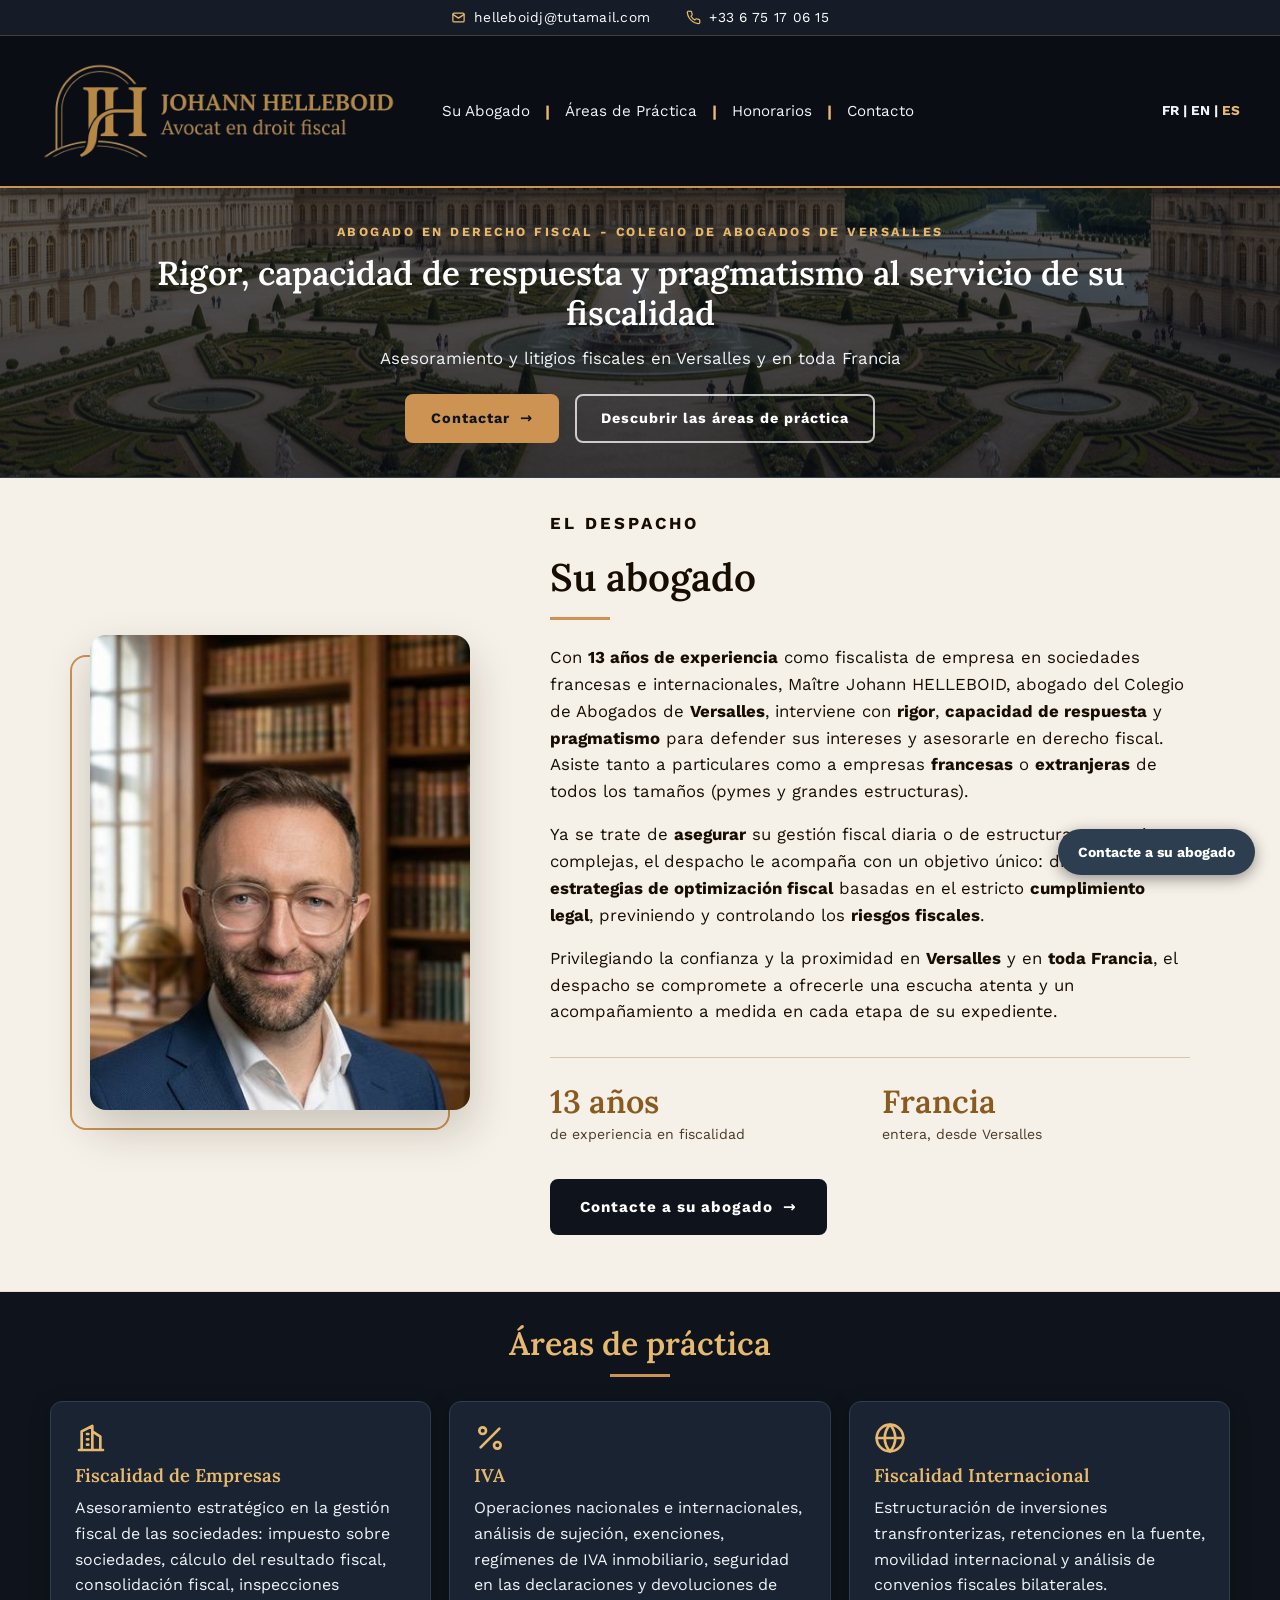
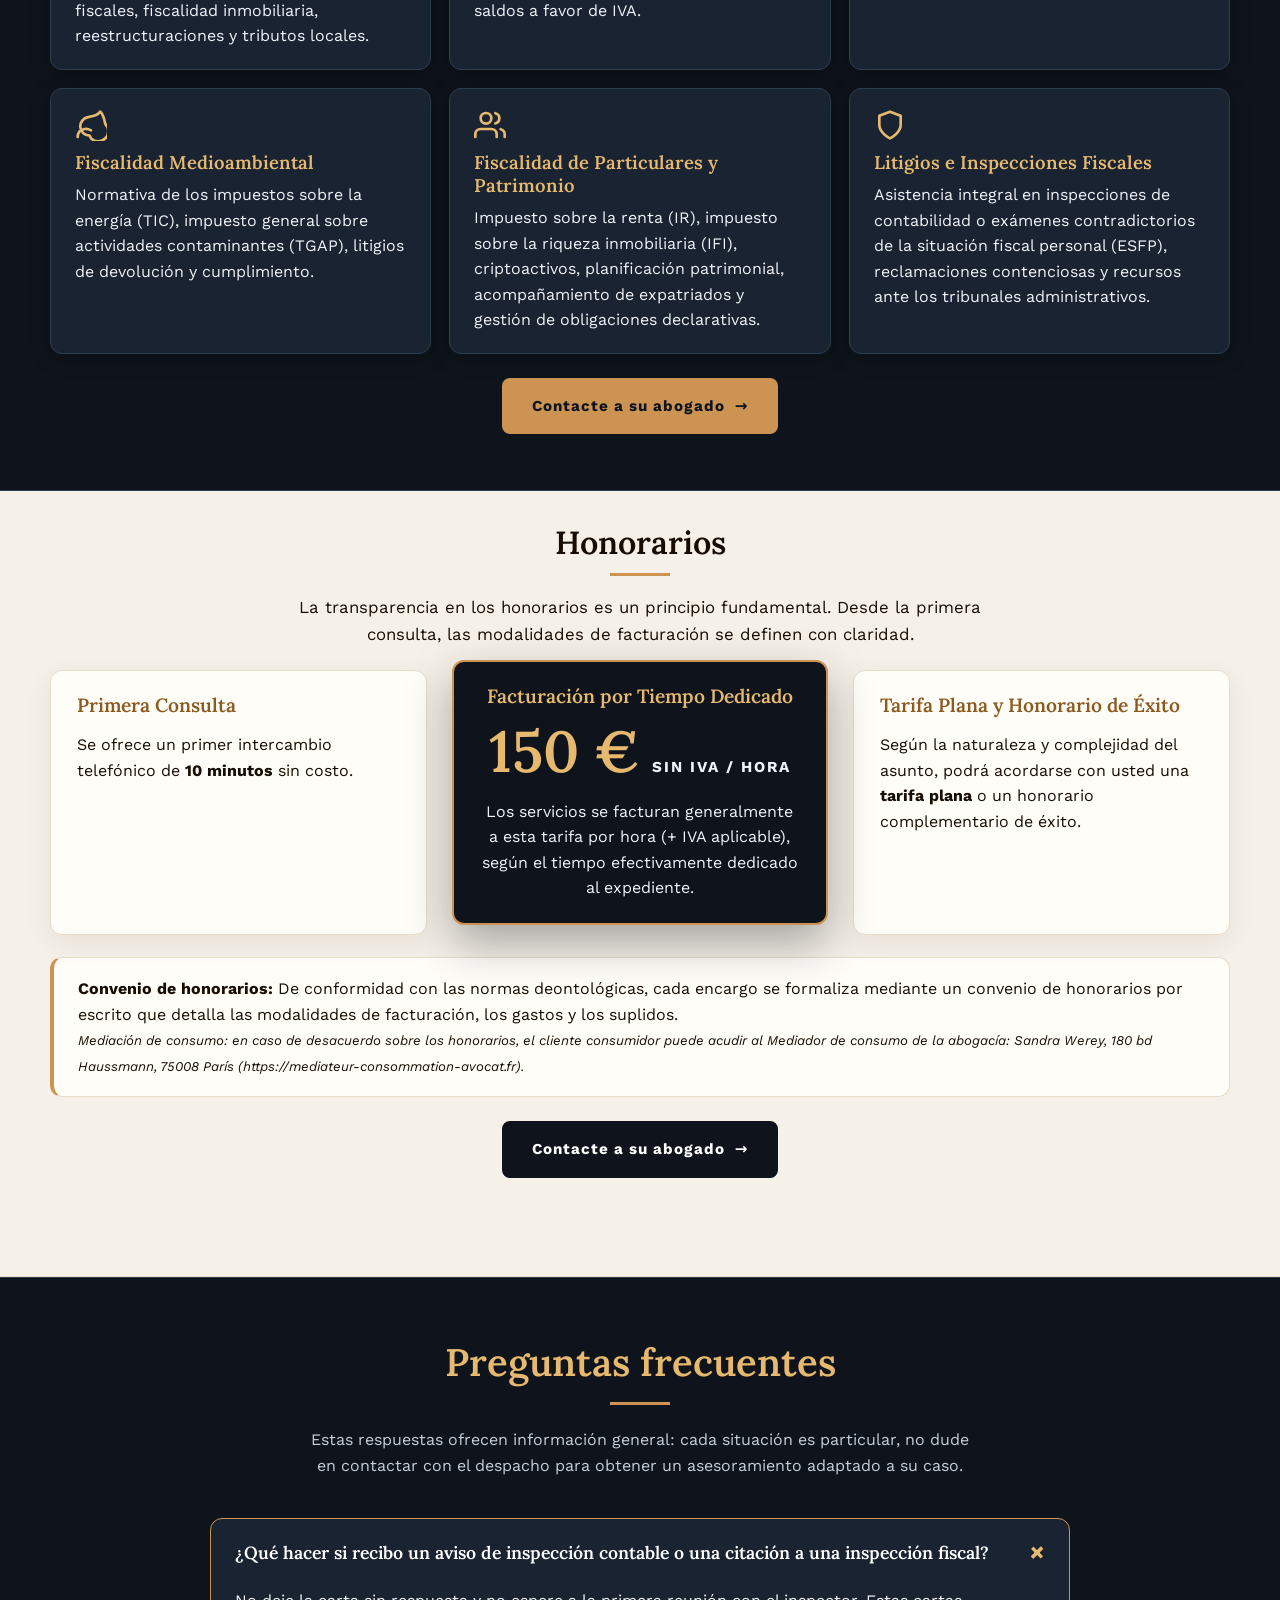
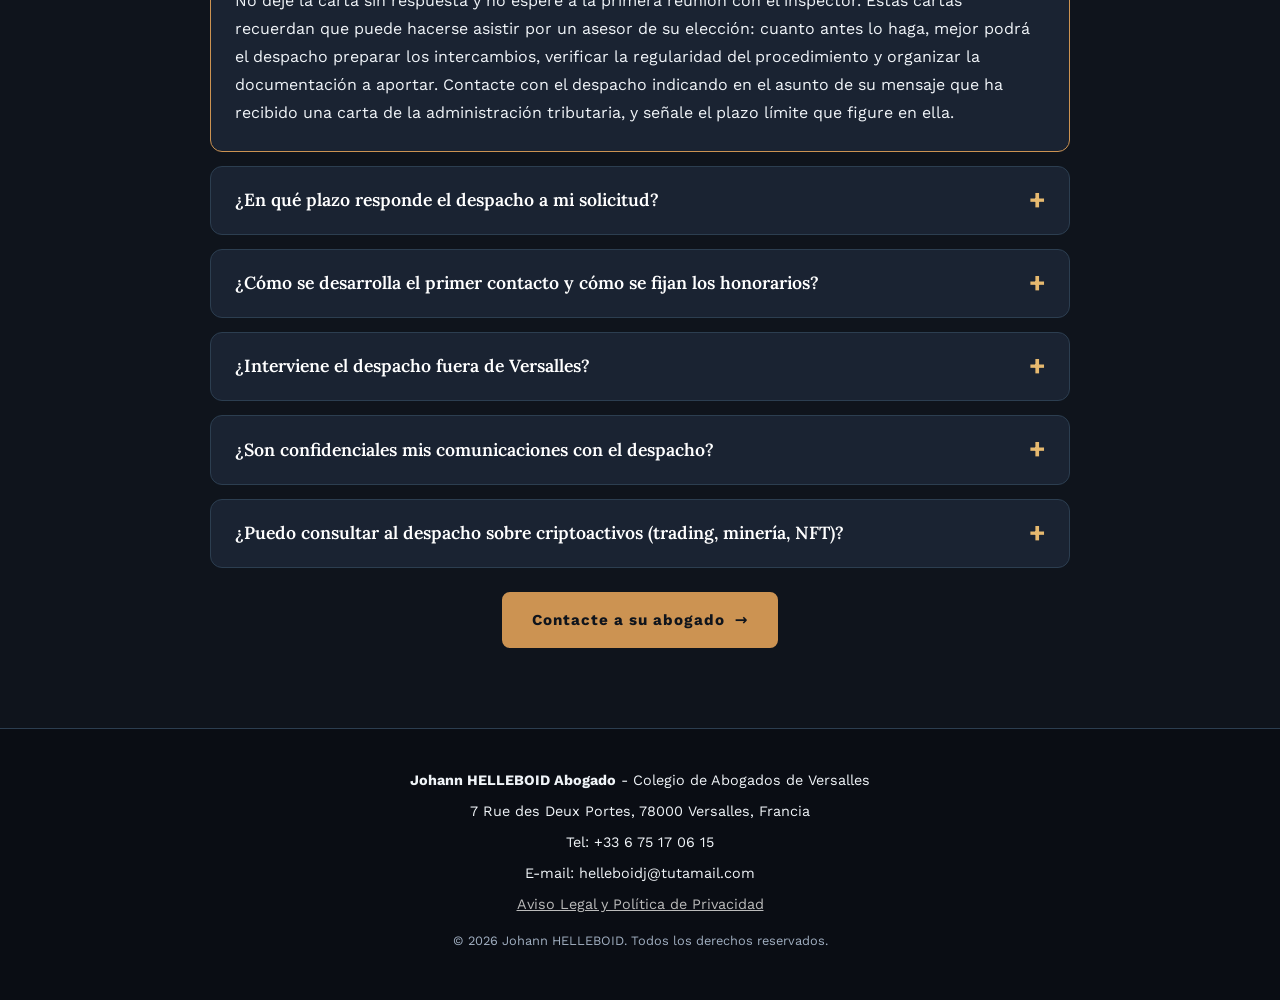
<file: index-es.html>
<!DOCTYPE html>
<html lang="es">
<head>
    <meta charset="UTF-8">
    <meta name="viewport" content="width=device-width, initial-scale=1.0">
    <title>Johann HELLEBOID Abogado | Derecho Fiscal en Versalles</title>
    <meta name="description" content="Abogado fiscalista en Versalles: asesoramiento y litigios fiscales (inspecciones, IVA, fiscalidad internacional, criptoactivos). Primera llamada gratuita.">
    <link rel="canonical" href="https://www.jhelleboid-avocat.fr/index-es.html">
    <meta name="theme-color" content="#0a0d14">
    <link rel="icon" href="favicon.ico" sizes="48x48">
    <link rel="icon" type="image/png" sizes="32x32" href="favicon-32.png">
    <link rel="apple-touch-icon" href="apple-touch-icon.png">
    <link rel="alternate" hreflang="fr" href="https://www.jhelleboid-avocat.fr/">
    <link rel="alternate" hreflang="en" href="https://www.jhelleboid-avocat.fr/index-en.html">
    <link rel="alternate" hreflang="es" href="https://www.jhelleboid-avocat.fr/index-es.html">
    <link rel="alternate" hreflang="x-default" href="https://www.jhelleboid-avocat.fr/">
    <meta property="og:type" content="website">
    <meta property="og:site_name" content="Johann HELLEBOID Avocat">
    <meta property="og:locale" content="es_ES">
    <meta property="og:title" content="Johann HELLEBOID Abogado | Derecho Fiscal en Versalles">
    <meta property="og:description" content="Abogado fiscalista en Versalles: asesoramiento y litigios fiscales (inspecciones, IVA, fiscalidad internacional, criptoactivos). Primera llamada gratuita.">
    <meta property="og:url" content="https://www.jhelleboid-avocat.fr/index-es.html">
    <meta property="og:image" content="https://www.jhelleboid-avocat.fr/og-image.jpg">
    <meta property="og:image:width" content="1200">
    <meta property="og:image:height" content="630">
    <meta property="og:image:alt" content="Johann HELLEBOID, abogado en derecho fiscal en Versalles">
    <meta name="twitter:card" content="summary_large_image">
    <link rel="preload" href="fonts/Lora-Variable.woff" as="font" type="font/woff" crossorigin>
    <link rel="preload" href="fonts/WorkSans-Regular.woff" as="font" type="font/woff" crossorigin>
    <link rel="preload" href="chateau-versailles.jpg" as="image">
    <script>document.documentElement.classList.add('js');</script>
    <link rel="stylesheet" href="style.css?v=34">
    <script type="application/ld+json">
{
  "@context": "https://schema.org",
  "@type": "LegalService",
  "@id": "https://www.jhelleboid-avocat.fr/#cabinet",
  "name": "Johann HELLEBOID Avocat",
  "description": "Despacho de abogados fiscalistas en Versalles: asesoramiento y litigios fiscales para particulares y empresas en toda Francia.",
  "url": "https://www.jhelleboid-avocat.fr/index-es.html",
  "logo": "https://www.jhelleboid-avocat.fr/logo.png",
  "image": "https://www.jhelleboid-avocat.fr/og-image.jpg",
  "telephone": "+33675170615",
  "email": "helleboidj@tutamail.com",
  "inLanguage": "es",
  "address": {
    "@type": "PostalAddress",
    "streetAddress": "7 Rue des Deux Portes",
    "postalCode": "78000",
    "addressLocality": "Versailles",
    "addressRegion": "Île-de-France",
    "addressCountry": "FR"
  },
  "geo": {
    "@type": "GeoCoordinates",
    "latitude": 48.8058728,
    "longitude": 2.1287913
  },
  "hasMap": "https://www.google.com/maps/search/?api=1&query=7+Rue+des+Deux+Portes,+78000+Versailles",
  "areaServed": {
    "@type": "Country",
    "name": "France"
  },
  "openingHoursSpecification": [
    {
      "@type": "OpeningHoursSpecification",
      "dayOfWeek": [
        "Monday",
        "Tuesday",
        "Wednesday",
        "Thursday",
        "Friday",
        "Saturday",
        "Sunday"
      ],
      "opens": "08:00",
      "closes": "20:00"
    }
  ],
  "knowsAbout": [
    "Derecho fiscal",
    "Fiscalidad de empresas",
    "IVA",
    "Fiscalidad internacional",
    "Fiscalidad medioambiental",
    "Fiscalidad de particulares y patrimonio",
    "Fiscalidad de criptoactivos",
    "Inspecciones y litigios fiscales"
  ],
  "founder": {
    "@type": "Person",
    "name": "Johann Helleboid",
    "jobTitle": "Abogado en derecho fiscal",
    "memberOf": {
      "@type": "Organization",
      "name": "Colegio de Abogados de Versalles"
    }
  }
}
    </script>
    <script type="application/ld+json">
{
  "@context": "https://schema.org",
  "@type": "FAQPage",
  "inLanguage": "es",
  "mainEntity": [
    {
      "@type": "Question",
      "name": "¿Qué hacer si recibo un aviso de inspección contable o una citación a una inspección fiscal?",
      "acceptedAnswer": {
        "@type": "Answer",
        "text": "No deje la carta sin respuesta y no espere a la primera reunión con el inspector. Estas cartas recuerdan que puede hacerse asistir por un asesor de su elección: cuanto antes lo haga, mejor podrá el despacho preparar los intercambios, verificar la regularidad del procedimiento y organizar la documentación a aportar. Contacte con el despacho indicando en el asunto de su mensaje que ha recibido una carta de la administración tributaria, y señale el plazo límite que figure en ella."
      }
    },
    {
      "@type": "Question",
      "name": "¿En qué plazo responde el despacho a mi solicitud?",
      "acceptedAnswer": {
        "@type": "Answer",
        "text": "El despacho se compromete a responderle a la mayor brevedad posible. Si su caso es urgente, por ejemplo porque está en curso un plazo de respuesta a la administración tributaria, indíquelo claramente en el asunto de su mensaje junto con la fecha límite, para que se tenga en cuenta."
      }
    },
    {
      "@type": "Question",
      "name": "¿Cómo se desarrolla el primer contacto y cómo se fijan los honorarios?",
      "acceptedAnswer": {
        "@type": "Answer",
        "text": "Se ofrece un primer intercambio telefónico de 10 minutos sin costo. Si decide continuar, los servicios se facturan generalmente a una tarifa de 150 € sin IVA por hora (+ IVA aplicable). Según la naturaleza y la complejidad del asunto, puede acordarse una tarifa plana o un honorario complementario de éxito. Cada encargo se formaliza mediante un convenio de honorarios por escrito."
      }
    },
    {
      "@type": "Question",
      "name": "¿Interviene el despacho fuera de Versalles?",
      "acceptedAnswer": {
        "@type": "Answer",
        "text": "Sí. El despacho está situado en Versalles y asiste a particulares y empresas, francesas o extranjeras, en toda Francia. La atención en el despacho se realiza únicamente con cita previa, y un primer intercambio puede tener lugar por teléfono."
      }
    },
    {
      "@type": "Question",
      "name": "¿Son confidenciales mis comunicaciones con el despacho?",
      "acceptedAnswer": {
        "@type": "Answer",
        "text": "Sí. Las comunicaciones entre un abogado y su cliente están amparadas por el secreto profesional. La información introducida en el formulario de contacto se utiliza únicamente para tramitar su solicitud (véase el aviso legal). Si su situación es sensible, evite adjuntar documentos detallados: podrán enviarse después según las modalidades acordadas con el despacho."
      }
    },
    {
      "@type": "Question",
      "name": "¿Puedo consultar al despacho sobre criptoactivos (trading, minería, NFT)?",
      "acceptedAnswer": {
        "@type": "Answer",
        "text": "Sí. El despacho asiste en operaciones con criptomonedas, NFT y activos digitales: protección de las ganancias de trading, minería, estructuración de inversiones y regularización de activos digitales."
      }
    }
  ]
}
    </script>
</head>
<body>
    <a class="skip-link" href="#contenu">Ir al contenido</a>


    <!-- Header Navigation avec Menu Burger -->
<header class="header">
    <div class="topbar">
        <div class="topbar-inner">
            <a href="contact-es.html#formulaire" title="Escribir al despacho mediante el formulario de contacto"><svg viewBox="0 0 24 24" aria-hidden="true" focusable="false"><rect x="3" y="5" width="18" height="14" rx="2"></rect><path d="M3 7l9 6 9-6"></path></svg><span>helleboidj@tutamail.com</span></a>
            <a href="tel:+33675170615" class="topbar-phone" title="Llamar al despacho"><svg viewBox="0 0 24 24" aria-hidden="true" focusable="false"><path d="M22 16.9v3a2 2 0 0 1-2.2 2 19.8 19.8 0 0 1-8.6-3.1 19.5 19.5 0 0 1-6-6A19.8 19.8 0 0 1 2.1 4.2 2 2 0 0 1 4.1 2h3a2 2 0 0 1 2 1.7c.1 1 .4 1.9.7 2.8a2 2 0 0 1-.5 2.1L8.1 9.9a16 16 0 0 0 6 6l1.3-1.3a2 2 0 0 1 2.1-.4c.9.3 1.8.6 2.8.7a2 2 0 0 1 1.7 2z"></path></svg><span>+33 6 75 17 06 15</span></a>
        </div>
    </div>
    <div class="nav-container">
        <!-- 1. Logo à gauche -->
        <div class="logo">
    <a href="index-es.html">
        <img src="logo.png" alt="Johann HELLEBOID Abogado" class="logo-img" width="800" height="224">
    </a>
</div>

        <!-- 2. Rubriques centrées -->
        <nav id="mainNav" aria-label="Navegación principal">
            <ul class="nav-links">
                <li><a href="#votre-avocat">Su Abogado</a></li>
                <li><a href="#expertises">Áreas de Práctica</a></li>
                <li><a href="#honoraires">Honorarios</a></li>
                <li><a href="contact-es.html">Contacto</a></li>
            </ul>
        </nav>

        <!-- 3. Sélecteur de langues (et burger mobile) à droite -->
        <div class="header-right">
            <div class="lang-switch-container" role="group" aria-label="Idioma del sitio">
                <a href="index.html" lang="fr" hreflang="fr" title="Français">FR</a> | <a href="index-en.html" lang="en" hreflang="en" title="English">EN</a> | <a href="index-es.html" class="active" lang="es" hreflang="es" title="Español" aria-current="true">ES</a>
            </div>
            <button class="burger-menu" id="burgerBtn" type="button" aria-label="Menú" aria-expanded="false" aria-controls="mainNav">
                <span></span>
                <span></span>
                <span></span>
            </button>
        </div>
    </div>
</header>

    <main id="contenu" tabindex="-1">

    <!-- Presentation Section (Hero) -->
    <section id="presentation" class="hero hero-home scroll-fade-in">
        <div class="presentation-header">
            <p class="hero-kicker">Abogado en derecho fiscal - Colegio de Abogados de Versalles</p>
            <h1>Rigor, capacidad de respuesta y pragmatismo al servicio de su fiscalidad</h1>
            <p class="subtitle">Asesoramiento y litigios fiscales en Versalles y en toda Francia</p>
            <div class="hero-actions">
                <a href="contact-es.html#formulaire" class="btn-cta">Contactar</a>
                <a href="#expertises" class="btn-ghost">Descubrir las áreas de práctica</a>
            </div>
        </div>
    </section>

    <!-- About Section -->
    <section id="votre-avocat" class="about scroll-fade-in">
        <div class="about-container">
            <div class="about-image">
                <img src="ma-photo.jpg" srcset="ma-photo-400.jpg 400w, ma-photo.jpg 768w" sizes="(max-width: 992px) 320px, 380px" width="768" height="960" loading="lazy" decoding="async" alt="Johann HELLEBOID - Abogado fiscalista en Versalles">
            </div>
            <div class="about-content">
                <p class="about-kicker">El despacho</p>
                <h2>Su abogado</h2>
                <p>Con <strong>13 años de experiencia</strong> como fiscalista de empresa en sociedades francesas e internacionales, Maître Johann HELLEBOID, abogado del Colegio de Abogados de <strong>Versalles</strong>, interviene con <strong>rigor</strong>, <strong>capacidad de respuesta</strong> y <strong>pragmatismo</strong> para defender sus intereses y asesorarle en derecho fiscal. Asiste tanto a particulares como a empresas <strong>francesas</strong> o <strong>extranjeras</strong> de todos los tamaños (pymes y grandes estructuras).</p>
                <p>Ya se trate de <strong>asegurar</strong> su gestión fiscal diaria o de estructurar operaciones complejas, el despacho le acompaña con un objetivo único: diseñar <strong>estrategias de optimización fiscal</strong> basadas en el estricto <strong>cumplimiento legal</strong>, previniendo y controlando los <strong>riesgos fiscales</strong>.</p>
                <p>Privilegiando la confianza y la proximidad en <strong>Versalles</strong> y en <strong>toda Francia</strong>, el despacho se compromete a ofrecerle una escucha atenta y un acompañamiento a medida en cada etapa de su expediente.</p>
                <div class="about-stats">
                    <div class="stat">
                        <span class="stat-value">13 años</span>
                        <span class="stat-label">de experiencia en fiscalidad</span>
                    </div>
                    <div class="stat">
                        <span class="stat-value">Francia</span>
                        <span class="stat-label">entera, desde Versalles</span>
                    </div>
                </div>
                <a href="contact-es.html#formulaire" class="btn-cta">Contacte a su abogado</a>
            </div>
        </div>
    </section>

    <!-- Practice Areas Section -->
    <section id="expertises" class="expertises scroll-fade-in">
        <div class="container">
            <h2>Áreas de práctica</h2>
            <div class="expertises-grid">
                
                <!-- 1. Fiscalité des Entreprises -->
                <div class="expertise-card scroll-fade-in">
                    <div class="expertise-header">
                        <svg class="expertise-icon" viewBox="0 0 24 24" aria-hidden="true" focusable="false"><path d="M3 21h18M5 21V7l8-4v18M19 21V11l-6-4M9 9h1M9 13h1M9 17h1"/></svg>
                        <h3>Fiscalidad de Empresas</h3>
                    </div>
                    <div class="expertise-content">
                        <p>Asesoramiento estratégico en la gestión fiscal de las sociedades: impuesto sobre sociedades, cálculo del resultado fiscal, consolidación fiscal, inspecciones fiscales, fiscalidad inmobiliaria, reestructuraciones y tributos locales.</p>
                    </div>
                </div>

                <!-- 2. TVA -->
                <div class="expertise-card scroll-fade-in">
                    <div class="expertise-header">
                        <svg class="expertise-icon" viewBox="0 0 24 24" aria-hidden="true" focusable="false"><line x1="19" y1="5" x2="5" y2="19"></line><circle cx="6.5" cy="6.5" r="2.5"></circle><circle cx="17.5" cy="17.5" r="2.5"></circle></svg>
                        <h3>IVA</h3>
                    </div>
                    <div class="expertise-content">
                        <p>Operaciones nacionales e internacionales, análisis de sujeción, exenciones, regímenes de IVA inmobiliario, seguridad en las declaraciones y devoluciones de saldos a favor de IVA.</p>
                    </div>
                </div>

                <!-- 3. Fiscalité Internationale -->
                <div class="expertise-card scroll-fade-in">
                    <div class="expertise-header">
                        <svg class="expertise-icon" viewBox="0 0 24 24" aria-hidden="true" focusable="false"><circle cx="12" cy="12" r="10"></circle><line x1="2" y1="12" x2="22" y2="12"></line><path d="M12 2a15.3 15.3 0 0 1 4 10 15.3 15.3 0 0 1-4 10 15.3 15.3 0 0 1-4-10 15.3 15.3 0 0 1 4-10z"></path></svg>
                        <h3>Fiscalidad Internacional</h3>
                    </div>
                    <div class="expertise-content">
                        <p>Estructuración de inversiones transfronterizas, retenciones en la fuente, movilidad internacional y análisis de convenios fiscales bilaterales.</p>
                    </div>
                </div>

                <!-- 4. Fiscalité Environnementale -->
                <div class="expertise-card scroll-fade-in">
                    <div class="expertise-header">
                        <svg class="expertise-icon" viewBox="0 0 24 24" aria-hidden="true" focusable="false"><path d="M11 20A7 7 0 0 1 9.8 6.1C15.5 5 17 4.4 19 2c2 2 2.6 3.5 3.7 9.2A7 7 0 0 1 12 22z"></path><path d="M2 21c0-3 1.85-5.36 5.08-6C9.5 14.5 12 16 12 16"></path></svg>
                        <h3>Fiscalidad Medioambiental</h3>
                    </div>
                    <div class="expertise-content">
                        <p>Normativa de los impuestos sobre la energía (TIC), impuesto general sobre actividades contaminantes (TGAP), litigios de devolución y cumplimiento.</p>
                    </div>
                </div>

                <!-- 5. Fiscalité des Personnes et Patrimoine -->
                <div class="expertise-card scroll-fade-in">
                    <div class="expertise-header">
                        <svg class="expertise-icon" viewBox="0 0 24 24" aria-hidden="true" focusable="false"><path d="M17 21v-2a4 4 0 0 0-4-4H5a4 4 0 0 0-4 4v2"></path><circle cx="9" cy="7" r="4"></circle><path d="M23 21v-2a4 4 0 0 0-3-3.87"></path><path d="M16 3.13a4 4 0 0 1 0 7.75"></path></svg>
                        <h3>Fiscalidad de Particulares y Patrimonio</h3>
                    </div>
                    <div class="expertise-content">
                        <p>Impuesto sobre la renta (IR), impuesto sobre la riqueza inmobiliaria (IFI), criptoactivos, planificación patrimonial, acompañamiento de expatriados y gestión de obligaciones declarativas.</p>
                    </div>
                </div>

                <!-- 6. Contentieux et Contrôles Fiscaux -->
                <div class="expertise-card scroll-fade-in">
                    <div class="expertise-header">
                        <svg class="expertise-icon" viewBox="0 0 24 24" aria-hidden="true" focusable="false"><path d="M12 22s8-4 8-10V5l-8-3-8 3v7c0 6 8 10 8 10z"></path></svg>
                        <h3>Litigios e Inspecciones Fiscales</h3>
                    </div>
                    <div class="expertise-content">
                        <p>Asistencia integral en inspecciones de contabilidad o exámenes contradictorios de la situación fiscal personal (ESFP), reclamaciones contenciosas y recursos ante los tribunales administrativos.</p>
                    </div>
                </div>

            </div>

            <div class="section-cta">
                <a href="contact-es.html#formulaire" class="btn-cta">Contacte a su abogado</a>
            </div>
        </div>
    </section>

    <!-- Fees Section -->
    <section id="honoraires" class="honoraires scroll-fade-in">
        <div class="container">
            <h2>Honorarios</h2>
            <p class="honoraires-intro">
                La transparencia en los honorarios es un principio fundamental. Desde la primera consulta, las modalidades de facturación se definen con claridad.
            </p>

            <div class="expertises-grid">
                <div class="card">
                    <h3>Primera Consulta</h3>
                    <p>Se ofrece un primer intercambio telefónico de <strong>10 minutos</strong> sin costo.</p>
                </div>

                <div class="card card-featured">
                    <h3>Facturación por Tiempo Dedicado</h3>
                    <p class="price"><span class="price-amount">150 €</span><span class="price-unit">sin IVA / hora</span></p>
                    <p>Los servicios se facturan generalmente a esta tarifa por hora (+ IVA aplicable), según el tiempo efectivamente dedicado al expediente.</p>
                </div>

                <div class="card">
                    <h3>Tarifa Plana y Honorario de Éxito</h3>
                    <p>Según la naturaleza y complejidad del asunto, podrá acordarse con usted una <strong>tarifa plana</strong> o un honorario complementario de éxito.</p>
                </div>
            </div>

            <div class="honoraires-info">
                <p><strong>Convenio de honorarios:</strong> De conformidad con las normas deontológicas, cada encargo se formaliza mediante un convenio de honorarios por escrito que detalla las modalidades de facturación, los gastos y los suplidos.</p>
                <p class="mediateur"><small><em>Mediación de consumo: en caso de desacuerdo sobre los honorarios, el cliente consumidor puede acudir al Mediador de consumo de la abogacía: Sandra Werey, 180 bd Haussmann, 75008 París (https://mediateur-consommation-avocat.fr).</em></small></p>
            </div>

            <div class="section-cta">
                <a href="contact-es.html#formulaire" class="btn-cta">Contacte a su abogado</a>
            </div>
        </div>
    </section>

    <!-- FAQ Section -->
    <section id="faq" class="faq scroll-fade-in" aria-labelledby="faq-titre">
        <div class="container">
            <h2 id="faq-titre">Preguntas frecuentes</h2>
            <p class="faq-intro">Estas respuestas ofrecen información general: cada situación es particular, no dude en contactar con el despacho para obtener un asesoramiento adaptado a su caso.</p>
            <div class="faq-list">
                <details class="faq-item" open>
                    <summary>¿Qué hacer si recibo un aviso de inspección contable o una citación a una inspección fiscal?</summary>
                    <div class="faq-answer"><p>No deje la carta sin respuesta y no espere a la primera reunión con el inspector. Estas cartas recuerdan que puede hacerse asistir por un asesor de su elección: cuanto antes lo haga, mejor podrá el despacho preparar los intercambios, verificar la regularidad del procedimiento y organizar la documentación a aportar. Contacte con el despacho indicando en el asunto de su mensaje que ha recibido una carta de la administración tributaria, y señale el plazo límite que figure en ella.</p></div>
                </details>
                <details class="faq-item">
                    <summary>¿En qué plazo responde el despacho a mi solicitud?</summary>
                    <div class="faq-answer"><p>El despacho se compromete a responderle a la mayor brevedad posible. Si su caso es urgente, por ejemplo porque está en curso un plazo de respuesta a la administración tributaria, indíquelo claramente en el asunto de su mensaje junto con la fecha límite, para que se tenga en cuenta.</p></div>
                </details>
                <details class="faq-item">
                    <summary>¿Cómo se desarrolla el primer contacto y cómo se fijan los honorarios?</summary>
                    <div class="faq-answer"><p>Se ofrece un primer intercambio telefónico de 10 minutos sin costo. Si decide continuar, los servicios se facturan generalmente a una tarifa de 150 € sin IVA por hora (+ IVA aplicable). Según la naturaleza y la complejidad del asunto, puede acordarse una tarifa plana o un honorario complementario de éxito. Cada encargo se formaliza mediante un convenio de honorarios por escrito.</p></div>
                </details>
                <details class="faq-item">
                    <summary>¿Interviene el despacho fuera de Versalles?</summary>
                    <div class="faq-answer"><p>Sí. El despacho está situado en Versalles y asiste a particulares y empresas, francesas o extranjeras, en toda Francia. La atención en el despacho se realiza únicamente con cita previa, y un primer intercambio puede tener lugar por teléfono.</p></div>
                </details>
                <details class="faq-item">
                    <summary>¿Son confidenciales mis comunicaciones con el despacho?</summary>
                    <div class="faq-answer"><p>Sí. Las comunicaciones entre un abogado y su cliente están amparadas por el secreto profesional. La información introducida en el formulario de contacto se utiliza únicamente para tramitar su solicitud (véase el aviso legal). Si su situación es sensible, evite adjuntar documentos detallados: podrán enviarse después según las modalidades acordadas con el despacho.</p></div>
                </details>
                <details class="faq-item">
                    <summary>¿Puedo consultar al despacho sobre criptoactivos (trading, minería, NFT)?</summary>
                    <div class="faq-answer"><p>Sí. El despacho asiste en operaciones con criptomonedas, NFT y activos digitales: protección de las ganancias de trading, minería, estructuración de inversiones y regularización de activos digitales.</p></div>
                </details>
            </div>
            <div class="section-cta">
                <a href="contact-es.html#formulaire" class="btn-cta">Contacte a su abogado</a>
            </div>
        </div>
    </section>

    </main>

    <!-- Footer -->
    <footer class="footer">
        <div class="footer-container">
            <p><strong>Johann HELLEBOID Abogado</strong> - Colegio de Abogados de Versalles</p>
            <p>7 Rue des Deux Portes, 78000 Versalles, Francia</p>
            <p>Tel: +33 6 75 17 06 15</p>
            <p>E-mail: helleboidj@tutamail.com</p>
            <p><a href="mentions-legales-es.html" style="color: #bbb; text-decoration: underline;">Aviso Legal y Política de Privacidad</a></p>
            <p class="copyright">&copy; 2026 Johann HELLEBOID. Todos los derechos reservados.</p>
        </div>
    </footer>

    <!-- Floating Contact Button -->
    <a href="contact-es.html#formulaire" class="floating-contact-btn">
        Contacte a su abogado
    </a>

    <!-- Scripts -->
    <script>
        // Toggle Burger
        const burgerBtn = document.getElementById('burgerBtn');
        const mainNav = document.getElementById('mainNav');

        burgerBtn.addEventListener('click', function() {
            var open = burgerBtn.classList.toggle('active');
            mainNav.classList.toggle('active', open);
            burgerBtn.setAttribute('aria-expanded', open ? 'true' : 'false');
        });

        // La touche Échap referme le menu
        document.addEventListener('keydown', function(e) {
            if (e.key === 'Escape' && burgerBtn.classList.contains('active')) {
                burgerBtn.classList.remove('active');
                mainNav.classList.remove('active');
                burgerBtn.setAttribute('aria-expanded', 'false');
                burgerBtn.focus();
            }
        });

        document.querySelectorAll('.nav-links a').forEach(link => {
            link.addEventListener('click', () => {
                burgerBtn.classList.remove('active');
                mainNav.classList.remove('active');
                burgerBtn.setAttribute('aria-expanded', 'false');
            });
        });

        // Accordéon mobile (utilisable au clavier : Tab, puis Entrée ou Espace)
        var mobileQuery = window.matchMedia('(max-width: 992px)');
        function syncAccordion() {
            document.querySelectorAll('.expertise-card').forEach(function(card) {
                var header = card.querySelector('.expertise-header');
                if (mobileQuery.matches) {
                    header.setAttribute('role', 'button');
                    header.setAttribute('tabindex', '0');
                    header.setAttribute('aria-expanded', card.classList.contains('open') ? 'true' : 'false');
                } else {
                    header.removeAttribute('role');
                    header.removeAttribute('tabindex');
                    header.removeAttribute('aria-expanded');
                }
            });
        }
        document.querySelectorAll('.expertise-card').forEach(function(card) {
            var header = card.querySelector('.expertise-header');
            function toggleCard() {
                if (!mobileQuery.matches) { return; }
                var open = card.classList.toggle('open');
                header.setAttribute('aria-expanded', open ? 'true' : 'false');
            }
            header.addEventListener('click', toggleCard);
            header.addEventListener('keydown', function(e) {
                if (e.key === 'Enter' || e.key === ' ') {
                    e.preventDefault();
                    toggleCard();
                }
            });
        });
        syncAccordion();
        if (mobileQuery.addEventListener) { mobileQuery.addEventListener('change', syncAccordion); }

        // Observer pour les animations
        // En-tête qui se réduit au défilement (PC)
        const siteHeader = document.querySelector('.header');
        function updateHeaderSize() {
            siteHeader.classList.toggle('scrolled', window.scrollY > 30);
        }
        window.addEventListener('scroll', updateHeaderSize, { passive: true });
        updateHeaderSize();

        const observerOptions = { threshold: 0.1 };
        const observer = new IntersectionObserver(function(entries, observer) {
            entries.forEach(entry => {
                // Révèle aussi les éléments déjà dépassés (saut d'ancre, touche Fin...)
                if (entry.isIntersecting || entry.boundingClientRect.top < 0) {
                    entry.target.classList.add('appear');
                    observer.unobserve(entry.target);
                }
            });
        }, observerOptions);

        document.querySelectorAll('.scroll-fade-in').forEach(element => {
            observer.observe(element);
        });

        // Sécurité : tout élément déjà passé au-dessus de l'écran (saut de page, touche Fin...) devient visible
        window.addEventListener('scroll', function() {
            document.querySelectorAll('.scroll-fade-in:not(.appear)').forEach(element => {
                if (element.getBoundingClientRect().bottom < 0) {
                    element.classList.add('appear');
                    observer.unobserve(element);
                }
            });
        }, { passive: true });
    </script>
    <button type="button" class="back-to-top" id="backToTop" aria-label="Volver arriba" title="Volver arriba" tabindex="-1">
        <svg viewBox="0 0 24 24" aria-hidden="true" focusable="false"><path d="M12 19V5"></path><path d="M5 12l7-7 7 7"></path></svg>
    </button>

    <script>
    (function () {
        var reduce = window.matchMedia('(prefers-reduced-motion: reduce)');

        // 1. Bouton « retour en haut »
        var topBtn = document.getElementById('backToTop');
        function updateTopBtn() {
            var show = window.scrollY > 700;
            topBtn.classList.toggle('visible', show);
            topBtn.tabIndex = show ? 0 : -1;
        }
        topBtn.addEventListener('click', function () {
            window.scrollTo({ top: 0, behavior: reduce.matches ? 'auto' : 'smooth' });
            var logo = document.querySelector('.logo a');
            if (logo) { logo.focus({ preventScroll: true }); }
        });
        window.addEventListener('scroll', updateTopBtn, { passive: true });
        updateTopBtn();

        // 2. Menu : la rubrique de la section affichée est mise en évidence (page d'accueil)
        var ids = ['votre-avocat', 'expertises', 'honoraires', 'faq'];
        var sections = ids.map(function (id) { return document.getElementById(id); });
        if (sections.every(Boolean)) {
            var ticking = false;
            var links = {};
            ids.forEach(function (id) { links[id] = document.querySelector('.nav-links a[href="#' + id + '"]'); });
            var updateSpy = function () {
                ticking = false;
                var header = document.querySelector('.header');
                var line = (header ? header.getBoundingClientRect().height : 0) + 40;
                var current = null;
                sections.forEach(function (s) { if (s.getBoundingClientRect().top <= line) { current = s.id; } });
                ids.forEach(function (id) {
                    if (!links[id]) { return; }
                    var on = (id === current);
                    links[id].classList.toggle('active', on);
                    if (on) { links[id].setAttribute('aria-current', 'true'); } else { links[id].removeAttribute('aria-current'); }
                });
            };
            window.addEventListener('scroll', function () {
                if (!ticking) { ticking = true; window.requestAnimationFrame(updateSpy); }
            }, { passive: true });
            updateSpy();
        }

        // 2b. Image d'ouverture : léger effet de profondeur au défilement (PC uniquement)
        var hero = document.querySelector('.hero-home');
        var wide = window.matchMedia('(min-width: 993px)');
        if (hero && !reduce.matches) {
            var heroTick = false;
            var moveHero = function () {
                heroTick = false;
                if (!wide.matches) { hero.style.removeProperty('--hero-shift'); return; }
                var h = hero.offsetHeight || 1;
                var p = Math.min(Math.max(window.scrollY / h, 0), 1);
                hero.style.setProperty('--hero-shift', ((p * 2 - 1) * 0.14 * h).toFixed(1) + 'px');
            };
            window.addEventListener('scroll', function () {
                if (!heroTick) { heroTick = true; window.requestAnimationFrame(moveHero); }
            }, { passive: true });
            window.addEventListener('resize', moveHero);
            moveHero();
        }

        // 3. FAQ : ouverture et fermeture progressives
        document.querySelectorAll('.faq-item').forEach(function (item) {
            var summary = item.querySelector('summary');
            var answer = item.querySelector('.faq-answer');
            if (!summary || !answer || !answer.animate) { return; }
            var running = null;
            summary.addEventListener('click', function (e) {
                if (reduce.matches) { return; }
                e.preventDefault();
                if (running) { running.cancel(); running = null; answer.style.overflow = ''; }
                var opening = !item.open;
                var pad = parseFloat(getComputedStyle(answer).paddingBottom) || 0;
                if (opening) { item.open = true; }
                var h = answer.getBoundingClientRect().height;
                var from = opening ? { height: '0px', paddingBottom: '0px', opacity: 0 } : { height: h + 'px', paddingBottom: pad + 'px', opacity: 1 };
                var to = opening ? { height: h + 'px', paddingBottom: pad + 'px', opacity: 1 } : { height: '0px', paddingBottom: '0px', opacity: 0 };
                answer.style.overflow = 'hidden';
                running = answer.animate([from, to], { duration: 280, easing: 'ease' });
                running.onfinish = function () {
                    if (!opening) { item.open = false; }
                    answer.style.overflow = '';
                    running = null;
                };
            });
        });
    })();
    </script>

</body>
</html>
</file>
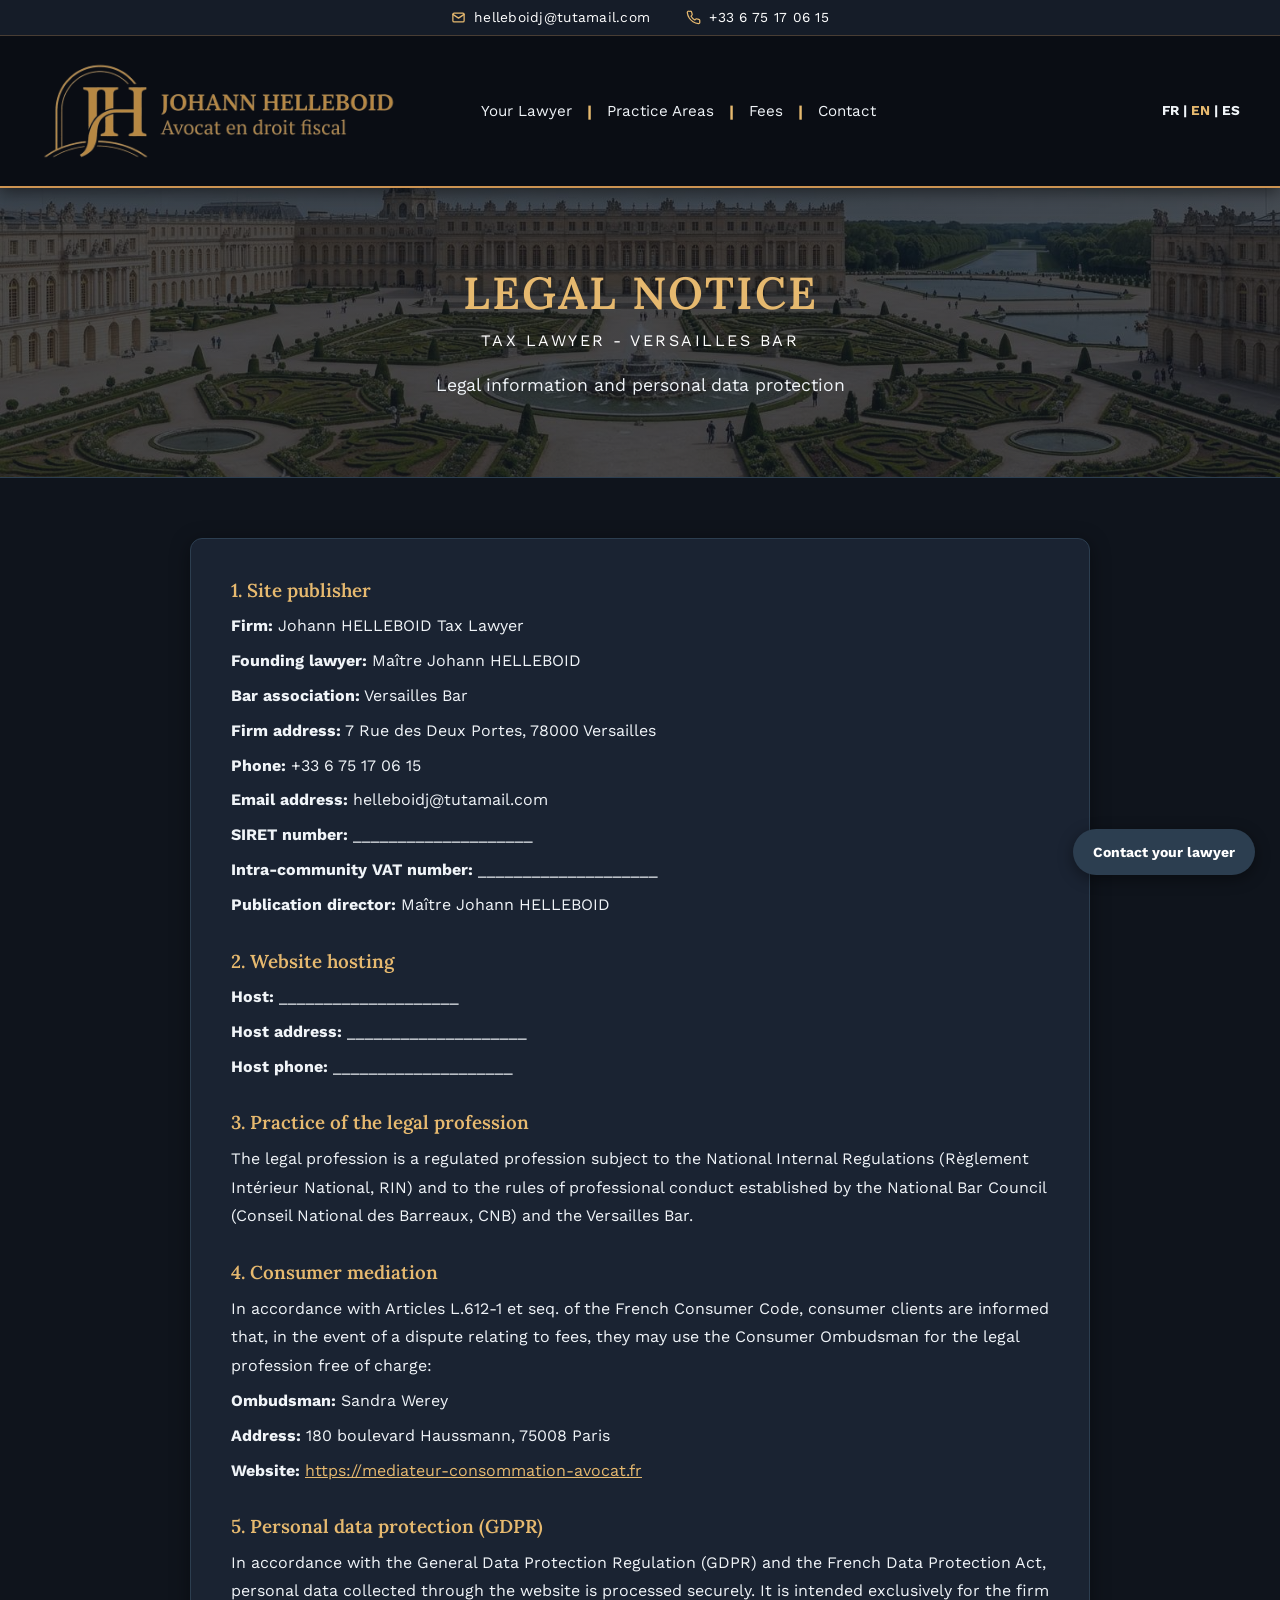
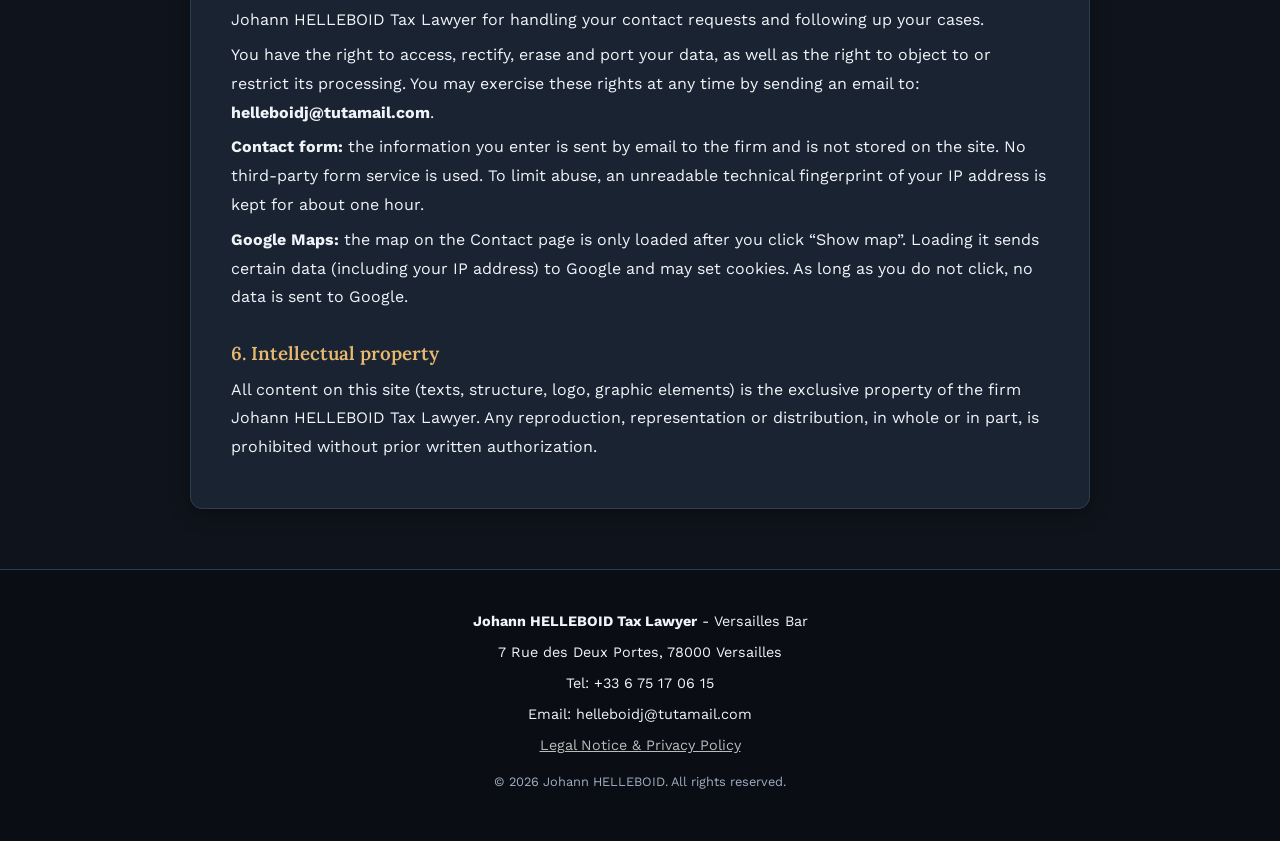
<file: mentions-legales-en.html>
<!DOCTYPE html>
<html lang="en">
<head>
    <meta charset="UTF-8">
    <meta name="viewport" content="width=device-width, initial-scale=1.0">
    <title>Legal Notice | Johann HELLEBOID Tax Lawyer - Versailles</title>
    <meta name="description" content="Legal notice, consumer mediation and personal data protection of the firm Johann HELLEBOID Tax Lawyer, Versailles.">
    <link rel="canonical" href="https://www.jhelleboid-avocat.fr/mentions-legales-en.html">
    <meta name="theme-color" content="#0a0d14">
    <link rel="icon" href="favicon.ico" sizes="48x48">
    <link rel="icon" type="image/png" sizes="32x32" href="favicon-32.png">
    <link rel="apple-touch-icon" href="apple-touch-icon.png">
    <link rel="alternate" hreflang="fr" href="https://www.jhelleboid-avocat.fr/mentions-legales.html">
    <link rel="alternate" hreflang="en" href="https://www.jhelleboid-avocat.fr/mentions-legales-en.html">
    <link rel="alternate" hreflang="es" href="https://www.jhelleboid-avocat.fr/mentions-legales-es.html">
    <link rel="alternate" hreflang="x-default" href="https://www.jhelleboid-avocat.fr/mentions-legales.html">
    <meta property="og:type" content="website">
    <meta property="og:site_name" content="Johann HELLEBOID Avocat">
    <meta property="og:locale" content="en_US">
    <meta property="og:title" content="Legal Notice | Johann HELLEBOID Tax Lawyer - Versailles">
    <meta property="og:description" content="Legal notice, consumer mediation and personal data protection of the firm Johann HELLEBOID Tax Lawyer, Versailles.">
    <meta property="og:url" content="https://www.jhelleboid-avocat.fr/mentions-legales-en.html">
    <meta property="og:image" content="https://www.jhelleboid-avocat.fr/og-image.jpg">
    <meta property="og:image:width" content="1200">
    <meta property="og:image:height" content="630">
    <meta property="og:image:alt" content="Johann HELLEBOID, tax lawyer in Versailles">
    <meta name="twitter:card" content="summary_large_image">
    <link rel="preload" href="fonts/Lora-Variable.woff" as="font" type="font/woff" crossorigin>
    <link rel="preload" href="fonts/WorkSans-Regular.woff" as="font" type="font/woff" crossorigin>
    <link rel="preload" href="chateau-versailles.jpg" as="image">
    <script>document.documentElement.classList.add('js');</script>
    <link rel="stylesheet" href="style.css?v=34">
</head>
<body class="page-legal">
    <a class="skip-link" href="#contenu">Skip to content</a>


    <!-- Header Navigation -->
    <header class="header">
    <div class="topbar">
        <div class="topbar-inner">
            <a href="contact-en.html#formulaire" title="Write to the firm via the contact form"><svg viewBox="0 0 24 24" aria-hidden="true" focusable="false"><rect x="3" y="5" width="18" height="14" rx="2"></rect><path d="M3 7l9 6 9-6"></path></svg><span>helleboidj@tutamail.com</span></a>
            <a href="tel:+33675170615" class="topbar-phone" title="Call the firm"><svg viewBox="0 0 24 24" aria-hidden="true" focusable="false"><path d="M22 16.9v3a2 2 0 0 1-2.2 2 19.8 19.8 0 0 1-8.6-3.1 19.5 19.5 0 0 1-6-6A19.8 19.8 0 0 1 2.1 4.2 2 2 0 0 1 4.1 2h3a2 2 0 0 1 2 1.7c.1 1 .4 1.9.7 2.8a2 2 0 0 1-.5 2.1L8.1 9.9a16 16 0 0 0 6 6l1.3-1.3a2 2 0 0 1 2.1-.4c.9.3 1.8.6 2.8.7a2 2 0 0 1 1.7 2z"></path></svg><span>+33 6 75 17 06 15</span></a>
        </div>
    </div>
        <div class="nav-container">
            <div class="logo">
    <a href="index-en.html">
        <img src="logo.png" alt="Johann HELLEBOID Tax Lawyer" class="logo-img" width="800" height="224">
    </a>
</div>

            <nav id="mainNav" aria-label="Main navigation">
                <ul class="nav-links">
                    <li><a href="index-en.html#votre-avocat">Your Lawyer</a></li>
                    <li><a href="index-en.html#expertises">Practice Areas</a></li>
                    <li><a href="index-en.html#honoraires">Fees</a></li>
                    <li><a href="contact-en.html">Contact</a></li>
                </ul>
            </nav>

            <div class="header-right">
                <div class="lang-switch-container" role="group" aria-label="Site language">
                    <a href="mentions-legales.html" lang="fr" hreflang="fr" title="Français">FR</a> | <a href="mentions-legales-en.html" class="active" lang="en" hreflang="en" title="English" aria-current="true">EN</a> | <a href="mentions-legales-es.html" lang="es" hreflang="es" title="Español">ES</a>
                </div>

                <button class="burger-menu" id="burgerBtn" type="button" aria-label="Menu" aria-expanded="false" aria-controls="mainNav">
                    <span></span>
                    <span></span>
                    <span></span>
                </button>
            </div>
        </div>
    </header>

    <main id="contenu" tabindex="-1">

    <!-- En-tête de la page -->
    <section class="hero scroll-fade-in">
        <div class="presentation-header">
            <h1>LEGAL NOTICE</h1>
            <h2>TAX LAWYER - VERSAILLES BAR</h2>
            <p class="subtitle">Legal information and personal data protection</p>
        </div>
    </section>

    <!-- Contenu -->
    <section class="legal-section scroll-fade-in">
        <div class="legal-card">

            <h3>1. Site publisher</h3>
            <p><strong>Firm:</strong> Johann HELLEBOID Tax Lawyer</p>
            <p><strong>Founding lawyer:</strong> Maître Johann HELLEBOID</p>
            <p><strong>Bar association:</strong> Versailles Bar</p>
            <p><strong>Firm address:</strong> 7 Rue des Deux Portes, 78000 Versailles</p>
            <p><strong>Phone:</strong> +33 6 75 17 06 15</p>
            <p><strong>Email address:</strong> helleboidj@tutamail.com</p>
            <!-- À COMPLÉTER AVANT LA MISE EN LIGNE : numéro SIRET -->
            <p><strong>SIRET number:</strong> ____________________</p>
            <!-- À COMPLÉTER AVANT LA MISE EN LIGNE : numéro de TVA intracommunautaire -->
            <p><strong>Intra-community VAT number:</strong> ____________________</p>
            <p><strong>Publication director:</strong> Maître Johann HELLEBOID</p>

            <h3>2. Website hosting</h3>
            <!-- À COMPLÉTER AVANT LA MISE EN LIGNE : coordonnées de l'hébergeur (nom, adresse, téléphone) -->
            <p><strong>Host:</strong> ____________________</p>
            <p><strong>Host address:</strong> ____________________</p>
            <p><strong>Host phone:</strong> ____________________</p>

            <h3>3. Practice of the legal profession</h3>
            <p>The legal profession is a regulated profession subject to the National Internal Regulations (Règlement Intérieur National, RIN) and to the rules of professional conduct established by the National Bar Council (Conseil National des Barreaux, CNB) and the Versailles Bar.</p>

            <h3>4. Consumer mediation</h3>
            <p>In accordance with Articles L.612-1 et seq. of the French Consumer Code, consumer clients are informed that, in the event of a dispute relating to fees, they may use the Consumer Ombudsman for the legal profession free of charge:</p>
            <p><strong>Ombudsman:</strong> Sandra Werey</p>
            <p><strong>Address:</strong> 180 boulevard Haussmann, 75008 Paris</p>
            <p><strong>Website:</strong> <a href="https://mediateur-consommation-avocat.fr" target="_blank" rel="noopener noreferrer">https://mediateur-consommation-avocat.fr</a></p>

            <h3 id="confidentialite">5. Personal data protection (GDPR)</h3>
            <p>In accordance with the General Data Protection Regulation (GDPR) and the French Data Protection Act, personal data collected through the website is processed securely. It is intended exclusively for the firm Johann HELLEBOID Tax Lawyer for handling your contact requests and following up your cases.</p>
            <p>You have the right to access, rectify, erase and port your data, as well as the right to object to or restrict its processing. You may exercise these rights at any time by sending an email to: <strong>helleboidj@tutamail.com</strong>.</p>
            <p><strong>Contact form:</strong> the information you enter is sent by email to the firm and is not stored on the site. No third-party form service is used. To limit abuse, an unreadable technical fingerprint of your IP address is kept for about one hour.</p>
            <p><strong>Google Maps:</strong> the map on the Contact page is only loaded after you click “Show map”. Loading it sends certain data (including your IP address) to Google and may set cookies. As long as you do not click, no data is sent to Google.</p>

            <h3>6. Intellectual property</h3>
            <p>All content on this site (texts, structure, logo, graphic elements) is the exclusive property of the firm Johann HELLEBOID Tax Lawyer. Any reproduction, representation or distribution, in whole or in part, is prohibited without prior written authorization.</p>

        </div>
    </section>

    </main>

    <!-- Footer -->
    <footer class="footer">
        <div class="footer-container">
            <p><strong>Johann HELLEBOID Tax Lawyer</strong> - Versailles Bar</p>
            <p>7 Rue des Deux Portes, 78000 Versailles</p>
            <p>Tel: +33 6 75 17 06 15</p>
            <p>Email: helleboidj@tutamail.com</p>
            <p><a href="mentions-legales-en.html" style="color: #bbb; text-decoration: underline;">Legal Notice & Privacy Policy</a></p>
            <p class="copyright">&copy; 2026 Johann HELLEBOID. All rights reserved.</p>
        </div>
    </footer>

    <a href="contact-en.html#formulaire" class="floating-contact-btn">
        Contact your lawyer
    </a>

    <!-- Scripts -->
    <script>
        const burgerBtn = document.getElementById('burgerBtn');
        const mainNav = document.getElementById('mainNav');

        burgerBtn.addEventListener('click', function() {
            var open = burgerBtn.classList.toggle('active');
            mainNav.classList.toggle('active', open);
            burgerBtn.setAttribute('aria-expanded', open ? 'true' : 'false');
        });

        // La touche Échap referme le menu
        document.addEventListener('keydown', function(e) {
            if (e.key === 'Escape' && burgerBtn.classList.contains('active')) {
                burgerBtn.classList.remove('active');
                mainNav.classList.remove('active');
                burgerBtn.setAttribute('aria-expanded', 'false');
                burgerBtn.focus();
            }
        });

        document.querySelectorAll('.nav-links a').forEach(link => {
            link.addEventListener('click', () => {
                burgerBtn.classList.remove('active');
                mainNav.classList.remove('active');
                burgerBtn.setAttribute('aria-expanded', 'false');
            });
        });

        // En-tête qui se réduit au défilement (PC)
        const siteHeader = document.querySelector('.header');
        function updateHeaderSize() {
            siteHeader.classList.toggle('scrolled', window.scrollY > 30);
        }
        window.addEventListener('scroll', updateHeaderSize, { passive: true });
        updateHeaderSize();

        const observerOptions = { threshold: 0.1 };
        const observer = new IntersectionObserver(function(entries, observer) {
            entries.forEach(entry => {
                // Révèle aussi les éléments déjà dépassés (saut d'ancre, touche Fin...)
                if (entry.isIntersecting || entry.boundingClientRect.top < 0) {
                    entry.target.classList.add('appear');
                    observer.unobserve(entry.target);
                }
            });
        }, observerOptions);

        document.querySelectorAll('.scroll-fade-in').forEach(element => {
            observer.observe(element);
        });

        // Sécurité : tout élément déjà passé au-dessus de l'écran (saut de page, touche Fin...) devient visible
        window.addEventListener('scroll', function() {
            document.querySelectorAll('.scroll-fade-in:not(.appear)').forEach(element => {
                if (element.getBoundingClientRect().bottom < 0) {
                    element.classList.add('appear');
                    observer.unobserve(element);
                }
            });
        }, { passive: true });
    </script>

    <button type="button" class="back-to-top" id="backToTop" aria-label="Back to top" title="Back to top" tabindex="-1">
        <svg viewBox="0 0 24 24" aria-hidden="true" focusable="false"><path d="M12 19V5"></path><path d="M5 12l7-7 7 7"></path></svg>
    </button>

    <script>
    (function () {
        var reduce = window.matchMedia('(prefers-reduced-motion: reduce)');

        // 1. Bouton « retour en haut »
        var topBtn = document.getElementById('backToTop');
        function updateTopBtn() {
            var show = window.scrollY > 700;
            topBtn.classList.toggle('visible', show);
            topBtn.tabIndex = show ? 0 : -1;
        }
        topBtn.addEventListener('click', function () {
            window.scrollTo({ top: 0, behavior: reduce.matches ? 'auto' : 'smooth' });
            var logo = document.querySelector('.logo a');
            if (logo) { logo.focus({ preventScroll: true }); }
        });
        window.addEventListener('scroll', updateTopBtn, { passive: true });
        updateTopBtn();

        // 2. Menu : la rubrique de la section affichée est mise en évidence (page d'accueil)
        var ids = ['votre-avocat', 'expertises', 'honoraires', 'faq'];
        var sections = ids.map(function (id) { return document.getElementById(id); });
        if (sections.every(Boolean)) {
            var ticking = false;
            var links = {};
            ids.forEach(function (id) { links[id] = document.querySelector('.nav-links a[href="#' + id + '"]'); });
            var updateSpy = function () {
                ticking = false;
                var header = document.querySelector('.header');
                var line = (header ? header.getBoundingClientRect().height : 0) + 40;
                var current = null;
                sections.forEach(function (s) { if (s.getBoundingClientRect().top <= line) { current = s.id; } });
                ids.forEach(function (id) {
                    if (!links[id]) { return; }
                    var on = (id === current);
                    links[id].classList.toggle('active', on);
                    if (on) { links[id].setAttribute('aria-current', 'true'); } else { links[id].removeAttribute('aria-current'); }
                });
            };
            window.addEventListener('scroll', function () {
                if (!ticking) { ticking = true; window.requestAnimationFrame(updateSpy); }
            }, { passive: true });
            updateSpy();
        }

        // 3. FAQ : ouverture et fermeture progressives
        document.querySelectorAll('.faq-item').forEach(function (item) {
            var summary = item.querySelector('summary');
            var answer = item.querySelector('.faq-answer');
            if (!summary || !answer || !answer.animate) { return; }
            var running = null;
            summary.addEventListener('click', function (e) {
                if (reduce.matches) { return; }
                e.preventDefault();
                if (running) { running.cancel(); running = null; answer.style.overflow = ''; }
                var opening = !item.open;
                var pad = parseFloat(getComputedStyle(answer).paddingBottom) || 0;
                if (opening) { item.open = true; }
                var h = answer.getBoundingClientRect().height;
                var from = opening ? { height: '0px', paddingBottom: '0px', opacity: 0 } : { height: h + 'px', paddingBottom: pad + 'px', opacity: 1 };
                var to = opening ? { height: h + 'px', paddingBottom: pad + 'px', opacity: 1 } : { height: '0px', paddingBottom: '0px', opacity: 0 };
                answer.style.overflow = 'hidden';
                running = answer.animate([from, to], { duration: 280, easing: 'ease' });
                running.onfinish = function () {
                    if (!opening) { item.open = false; }
                    answer.style.overflow = '';
                    running = null;
                };
            });
        });
    })();
    </script>

</body>
</html>
</file>
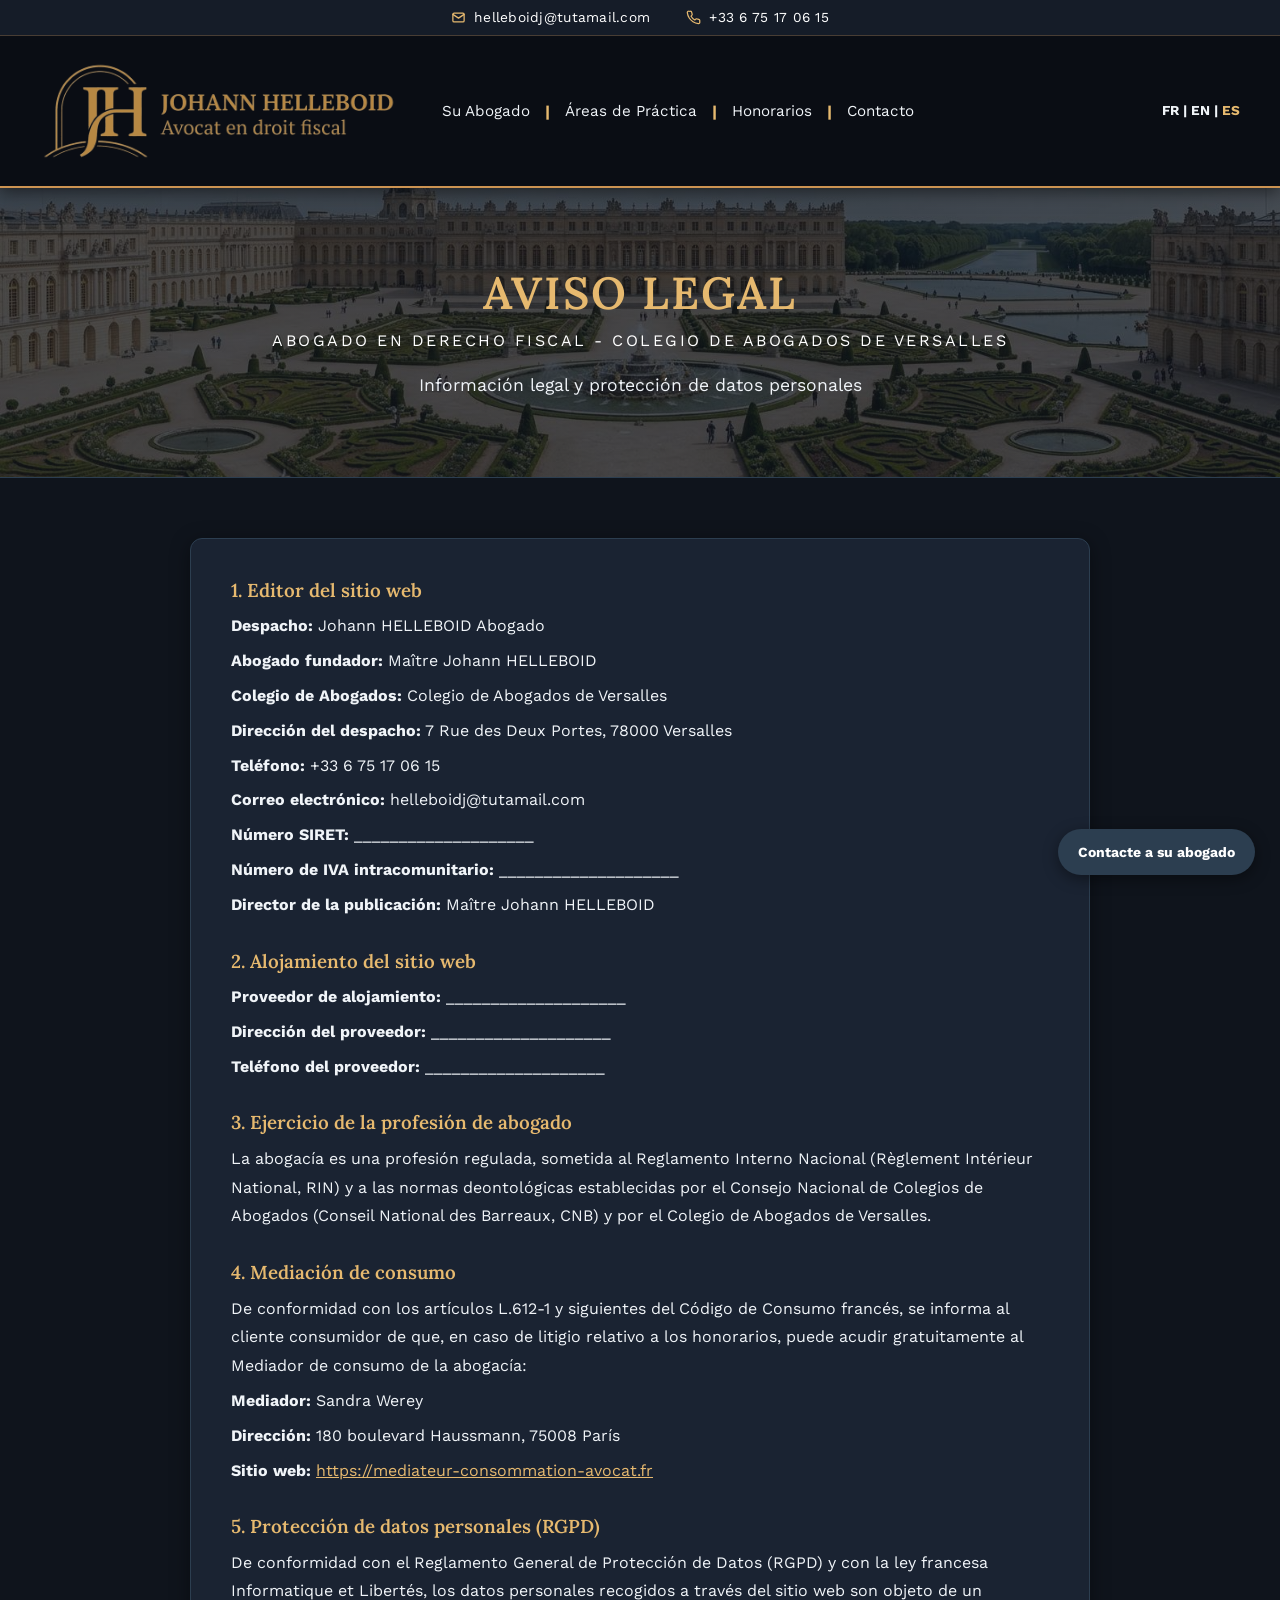
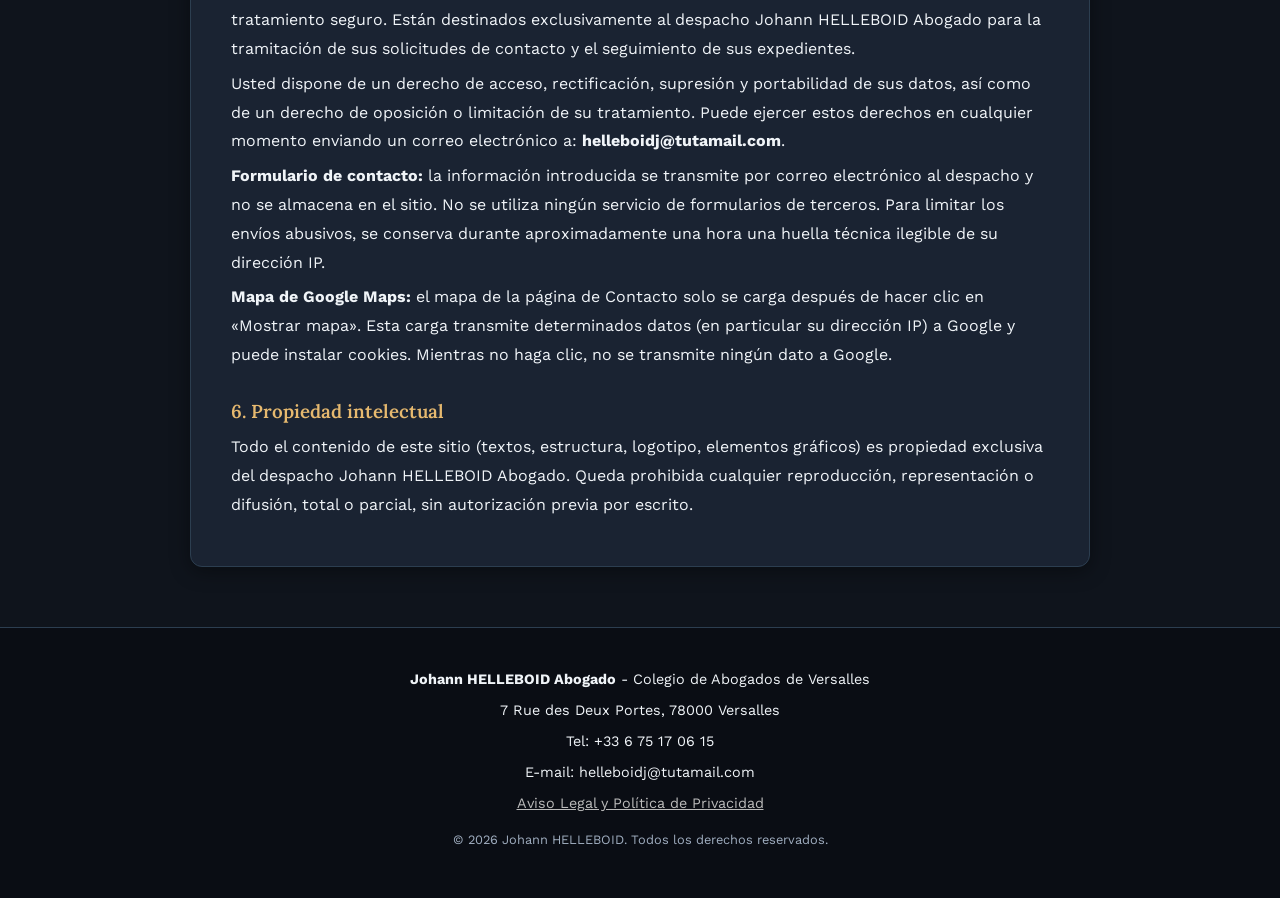
<file: mentions-legales-es.html>
<!DOCTYPE html>
<html lang="es">
<head>
    <meta charset="UTF-8">
    <meta name="viewport" content="width=device-width, initial-scale=1.0">
    <title>Aviso Legal | Johann HELLEBOID Abogado - Versalles</title>
    <meta name="description" content="Aviso legal, mediación de consumo y protección de datos personales del despacho Johann HELLEBOID Abogado, Versalles.">
    <link rel="canonical" href="https://www.jhelleboid-avocat.fr/mentions-legales-es.html">
    <meta name="theme-color" content="#0a0d14">
    <link rel="icon" href="favicon.ico" sizes="48x48">
    <link rel="icon" type="image/png" sizes="32x32" href="favicon-32.png">
    <link rel="apple-touch-icon" href="apple-touch-icon.png">
    <link rel="alternate" hreflang="fr" href="https://www.jhelleboid-avocat.fr/mentions-legales.html">
    <link rel="alternate" hreflang="en" href="https://www.jhelleboid-avocat.fr/mentions-legales-en.html">
    <link rel="alternate" hreflang="es" href="https://www.jhelleboid-avocat.fr/mentions-legales-es.html">
    <link rel="alternate" hreflang="x-default" href="https://www.jhelleboid-avocat.fr/mentions-legales.html">
    <meta property="og:type" content="website">
    <meta property="og:site_name" content="Johann HELLEBOID Avocat">
    <meta property="og:locale" content="es_ES">
    <meta property="og:title" content="Aviso Legal | Johann HELLEBOID Abogado - Versalles">
    <meta property="og:description" content="Aviso legal, mediación de consumo y protección de datos personales del despacho Johann HELLEBOID Abogado, Versalles.">
    <meta property="og:url" content="https://www.jhelleboid-avocat.fr/mentions-legales-es.html">
    <meta property="og:image" content="https://www.jhelleboid-avocat.fr/og-image.jpg">
    <meta property="og:image:width" content="1200">
    <meta property="og:image:height" content="630">
    <meta property="og:image:alt" content="Johann HELLEBOID, abogado en derecho fiscal en Versalles">
    <meta name="twitter:card" content="summary_large_image">
    <link rel="preload" href="fonts/Lora-Variable.woff" as="font" type="font/woff" crossorigin>
    <link rel="preload" href="fonts/WorkSans-Regular.woff" as="font" type="font/woff" crossorigin>
    <link rel="preload" href="chateau-versailles.jpg" as="image">
    <script>document.documentElement.classList.add('js');</script>
    <link rel="stylesheet" href="style.css?v=34">
</head>
<body class="page-legal">
    <a class="skip-link" href="#contenu">Ir al contenido</a>


    <!-- Header Navigation -->
    <header class="header">
    <div class="topbar">
        <div class="topbar-inner">
            <a href="contact-es.html#formulaire" title="Escribir al despacho mediante el formulario de contacto"><svg viewBox="0 0 24 24" aria-hidden="true" focusable="false"><rect x="3" y="5" width="18" height="14" rx="2"></rect><path d="M3 7l9 6 9-6"></path></svg><span>helleboidj@tutamail.com</span></a>
            <a href="tel:+33675170615" class="topbar-phone" title="Llamar al despacho"><svg viewBox="0 0 24 24" aria-hidden="true" focusable="false"><path d="M22 16.9v3a2 2 0 0 1-2.2 2 19.8 19.8 0 0 1-8.6-3.1 19.5 19.5 0 0 1-6-6A19.8 19.8 0 0 1 2.1 4.2 2 2 0 0 1 4.1 2h3a2 2 0 0 1 2 1.7c.1 1 .4 1.9.7 2.8a2 2 0 0 1-.5 2.1L8.1 9.9a16 16 0 0 0 6 6l1.3-1.3a2 2 0 0 1 2.1-.4c.9.3 1.8.6 2.8.7a2 2 0 0 1 1.7 2z"></path></svg><span>+33 6 75 17 06 15</span></a>
        </div>
    </div>
        <div class="nav-container">
            <div class="logo">
    <a href="index-es.html">
        <img src="logo.png" alt="Johann HELLEBOID Abogado" class="logo-img" width="800" height="224">
    </a>
</div>

            <nav id="mainNav" aria-label="Navegación principal">
                <ul class="nav-links">
                    <li><a href="index-es.html#votre-avocat">Su Abogado</a></li>
                    <li><a href="index-es.html#expertises">Áreas de Práctica</a></li>
                    <li><a href="index-es.html#honoraires">Honorarios</a></li>
                    <li><a href="contact-es.html">Contacto</a></li>
                </ul>
            </nav>

            <div class="header-right">
                <div class="lang-switch-container" role="group" aria-label="Idioma del sitio">
                    <a href="mentions-legales.html" lang="fr" hreflang="fr" title="Français">FR</a> | <a href="mentions-legales-en.html" lang="en" hreflang="en" title="English">EN</a> | <a href="mentions-legales-es.html" class="active" lang="es" hreflang="es" title="Español" aria-current="true">ES</a>
                </div>

                <button class="burger-menu" id="burgerBtn" type="button" aria-label="Menú" aria-expanded="false" aria-controls="mainNav">
                    <span></span>
                    <span></span>
                    <span></span>
                </button>
            </div>
        </div>
    </header>

    <main id="contenu" tabindex="-1">

    <!-- En-tête de la page -->
    <section class="hero scroll-fade-in">
        <div class="presentation-header">
            <h1>AVISO LEGAL</h1>
            <h2>ABOGADO EN DERECHO FISCAL - COLEGIO DE ABOGADOS DE VERSALLES</h2>
            <p class="subtitle">Información legal y protección de datos personales</p>
        </div>
    </section>

    <!-- Contenu -->
    <section class="legal-section scroll-fade-in">
        <div class="legal-card">

            <h3>1. Editor del sitio web</h3>
            <p><strong>Despacho:</strong> Johann HELLEBOID Abogado</p>
            <p><strong>Abogado fundador:</strong> Maître Johann HELLEBOID</p>
            <p><strong>Colegio de Abogados:</strong> Colegio de Abogados de Versalles</p>
            <p><strong>Dirección del despacho:</strong> 7 Rue des Deux Portes, 78000 Versalles</p>
            <p><strong>Teléfono:</strong> +33 6 75 17 06 15</p>
            <p><strong>Correo electrónico:</strong> helleboidj@tutamail.com</p>
            <!-- À COMPLÉTER AVANT LA MISE EN LIGNE : numéro SIRET -->
            <p><strong>Número SIRET:</strong> ____________________</p>
            <!-- À COMPLÉTER AVANT LA MISE EN LIGNE : numéro de TVA intracommunautaire -->
            <p><strong>Número de IVA intracomunitario:</strong> ____________________</p>
            <p><strong>Director de la publicación:</strong> Maître Johann HELLEBOID</p>

            <h3>2. Alojamiento del sitio web</h3>
            <!-- À COMPLÉTER AVANT LA MISE EN LIGNE : coordonnées de l'hébergeur (nom, adresse, téléphone) -->
            <p><strong>Proveedor de alojamiento:</strong> ____________________</p>
            <p><strong>Dirección del proveedor:</strong> ____________________</p>
            <p><strong>Teléfono del proveedor:</strong> ____________________</p>

            <h3>3. Ejercicio de la profesión de abogado</h3>
            <p>La abogacía es una profesión regulada, sometida al Reglamento Interno Nacional (Règlement Intérieur National, RIN) y a las normas deontológicas establecidas por el Consejo Nacional de Colegios de Abogados (Conseil National des Barreaux, CNB) y por el Colegio de Abogados de Versalles.</p>

            <h3>4. Mediación de consumo</h3>
            <p>De conformidad con los artículos L.612-1 y siguientes del Código de Consumo francés, se informa al cliente consumidor de que, en caso de litigio relativo a los honorarios, puede acudir gratuitamente al Mediador de consumo de la abogacía:</p>
            <p><strong>Mediador:</strong> Sandra Werey</p>
            <p><strong>Dirección:</strong> 180 boulevard Haussmann, 75008 París</p>
            <p><strong>Sitio web:</strong> <a href="https://mediateur-consommation-avocat.fr" target="_blank" rel="noopener noreferrer">https://mediateur-consommation-avocat.fr</a></p>

            <h3 id="confidentialite">5. Protección de datos personales (RGPD)</h3>
            <p>De conformidad con el Reglamento General de Protección de Datos (RGPD) y con la ley francesa Informatique et Libertés, los datos personales recogidos a través del sitio web son objeto de un tratamiento seguro. Están destinados exclusivamente al despacho Johann HELLEBOID Abogado para la tramitación de sus solicitudes de contacto y el seguimiento de sus expedientes.</p>
            <p>Usted dispone de un derecho de acceso, rectificación, supresión y portabilidad de sus datos, así como de un derecho de oposición o limitación de su tratamiento. Puede ejercer estos derechos en cualquier momento enviando un correo electrónico a: <strong>helleboidj@tutamail.com</strong>.</p>
            <p><strong>Formulario de contacto:</strong> la información introducida se transmite por correo electrónico al despacho y no se almacena en el sitio. No se utiliza ningún servicio de formularios de terceros. Para limitar los envíos abusivos, se conserva durante aproximadamente una hora una huella técnica ilegible de su dirección IP.</p>
            <p><strong>Mapa de Google Maps:</strong> el mapa de la página de Contacto solo se carga después de hacer clic en «Mostrar mapa». Esta carga transmite determinados datos (en particular su dirección IP) a Google y puede instalar cookies. Mientras no haga clic, no se transmite ningún dato a Google.</p>

            <h3>6. Propiedad intelectual</h3>
            <p>Todo el contenido de este sitio (textos, estructura, logotipo, elementos gráficos) es propiedad exclusiva del despacho Johann HELLEBOID Abogado. Queda prohibida cualquier reproducción, representación o difusión, total o parcial, sin autorización previa por escrito.</p>

        </div>
    </section>

    </main>

    <!-- Footer -->
    <footer class="footer">
        <div class="footer-container">
            <p><strong>Johann HELLEBOID Abogado</strong> - Colegio de Abogados de Versalles</p>
            <p>7 Rue des Deux Portes, 78000 Versalles</p>
            <p>Tel: +33 6 75 17 06 15</p>
            <p>E-mail: helleboidj@tutamail.com</p>
            <p><a href="mentions-legales-es.html" style="color: #bbb; text-decoration: underline;">Aviso Legal y Política de Privacidad</a></p>
            <p class="copyright">&copy; 2026 Johann HELLEBOID. Todos los derechos reservados.</p>
        </div>
    </footer>

    <a href="contact-es.html#formulaire" class="floating-contact-btn">
        Contacte a su abogado
    </a>

    <!-- Scripts -->
    <script>
        const burgerBtn = document.getElementById('burgerBtn');
        const mainNav = document.getElementById('mainNav');

        burgerBtn.addEventListener('click', function() {
            var open = burgerBtn.classList.toggle('active');
            mainNav.classList.toggle('active', open);
            burgerBtn.setAttribute('aria-expanded', open ? 'true' : 'false');
        });

        // La touche Échap referme le menu
        document.addEventListener('keydown', function(e) {
            if (e.key === 'Escape' && burgerBtn.classList.contains('active')) {
                burgerBtn.classList.remove('active');
                mainNav.classList.remove('active');
                burgerBtn.setAttribute('aria-expanded', 'false');
                burgerBtn.focus();
            }
        });

        document.querySelectorAll('.nav-links a').forEach(link => {
            link.addEventListener('click', () => {
                burgerBtn.classList.remove('active');
                mainNav.classList.remove('active');
                burgerBtn.setAttribute('aria-expanded', 'false');
            });
        });

        // En-tête qui se réduit au défilement (PC)
        const siteHeader = document.querySelector('.header');
        function updateHeaderSize() {
            siteHeader.classList.toggle('scrolled', window.scrollY > 30);
        }
        window.addEventListener('scroll', updateHeaderSize, { passive: true });
        updateHeaderSize();

        const observerOptions = { threshold: 0.1 };
        const observer = new IntersectionObserver(function(entries, observer) {
            entries.forEach(entry => {
                // Révèle aussi les éléments déjà dépassés (saut d'ancre, touche Fin...)
                if (entry.isIntersecting || entry.boundingClientRect.top < 0) {
                    entry.target.classList.add('appear');
                    observer.unobserve(entry.target);
                }
            });
        }, observerOptions);

        document.querySelectorAll('.scroll-fade-in').forEach(element => {
            observer.observe(element);
        });

        // Sécurité : tout élément déjà passé au-dessus de l'écran (saut de page, touche Fin...) devient visible
        window.addEventListener('scroll', function() {
            document.querySelectorAll('.scroll-fade-in:not(.appear)').forEach(element => {
                if (element.getBoundingClientRect().bottom < 0) {
                    element.classList.add('appear');
                    observer.unobserve(element);
                }
            });
        }, { passive: true });
    </script>

    <button type="button" class="back-to-top" id="backToTop" aria-label="Volver arriba" title="Volver arriba" tabindex="-1">
        <svg viewBox="0 0 24 24" aria-hidden="true" focusable="false"><path d="M12 19V5"></path><path d="M5 12l7-7 7 7"></path></svg>
    </button>

    <script>
    (function () {
        var reduce = window.matchMedia('(prefers-reduced-motion: reduce)');

        // 1. Bouton « retour en haut »
        var topBtn = document.getElementById('backToTop');
        function updateTopBtn() {
            var show = window.scrollY > 700;
            topBtn.classList.toggle('visible', show);
            topBtn.tabIndex = show ? 0 : -1;
        }
        topBtn.addEventListener('click', function () {
            window.scrollTo({ top: 0, behavior: reduce.matches ? 'auto' : 'smooth' });
            var logo = document.querySelector('.logo a');
            if (logo) { logo.focus({ preventScroll: true }); }
        });
        window.addEventListener('scroll', updateTopBtn, { passive: true });
        updateTopBtn();

        // 2. Menu : la rubrique de la section affichée est mise en évidence (page d'accueil)
        var ids = ['votre-avocat', 'expertises', 'honoraires', 'faq'];
        var sections = ids.map(function (id) { return document.getElementById(id); });
        if (sections.every(Boolean)) {
            var ticking = false;
            var links = {};
            ids.forEach(function (id) { links[id] = document.querySelector('.nav-links a[href="#' + id + '"]'); });
            var updateSpy = function () {
                ticking = false;
                var header = document.querySelector('.header');
                var line = (header ? header.getBoundingClientRect().height : 0) + 40;
                var current = null;
                sections.forEach(function (s) { if (s.getBoundingClientRect().top <= line) { current = s.id; } });
                ids.forEach(function (id) {
                    if (!links[id]) { return; }
                    var on = (id === current);
                    links[id].classList.toggle('active', on);
                    if (on) { links[id].setAttribute('aria-current', 'true'); } else { links[id].removeAttribute('aria-current'); }
                });
            };
            window.addEventListener('scroll', function () {
                if (!ticking) { ticking = true; window.requestAnimationFrame(updateSpy); }
            }, { passive: true });
            updateSpy();
        }

        // 3. FAQ : ouverture et fermeture progressives
        document.querySelectorAll('.faq-item').forEach(function (item) {
            var summary = item.querySelector('summary');
            var answer = item.querySelector('.faq-answer');
            if (!summary || !answer || !answer.animate) { return; }
            var running = null;
            summary.addEventListener('click', function (e) {
                if (reduce.matches) { return; }
                e.preventDefault();
                if (running) { running.cancel(); running = null; answer.style.overflow = ''; }
                var opening = !item.open;
                var pad = parseFloat(getComputedStyle(answer).paddingBottom) || 0;
                if (opening) { item.open = true; }
                var h = answer.getBoundingClientRect().height;
                var from = opening ? { height: '0px', paddingBottom: '0px', opacity: 0 } : { height: h + 'px', paddingBottom: pad + 'px', opacity: 1 };
                var to = opening ? { height: h + 'px', paddingBottom: pad + 'px', opacity: 1 } : { height: '0px', paddingBottom: '0px', opacity: 0 };
                answer.style.overflow = 'hidden';
                running = answer.animate([from, to], { duration: 280, easing: 'ease' });
                running.onfinish = function () {
                    if (!opening) { item.open = false; }
                    answer.style.overflow = '';
                    running = null;
                };
            });
        });
    })();
    </script>

</body>
</html>
</file>
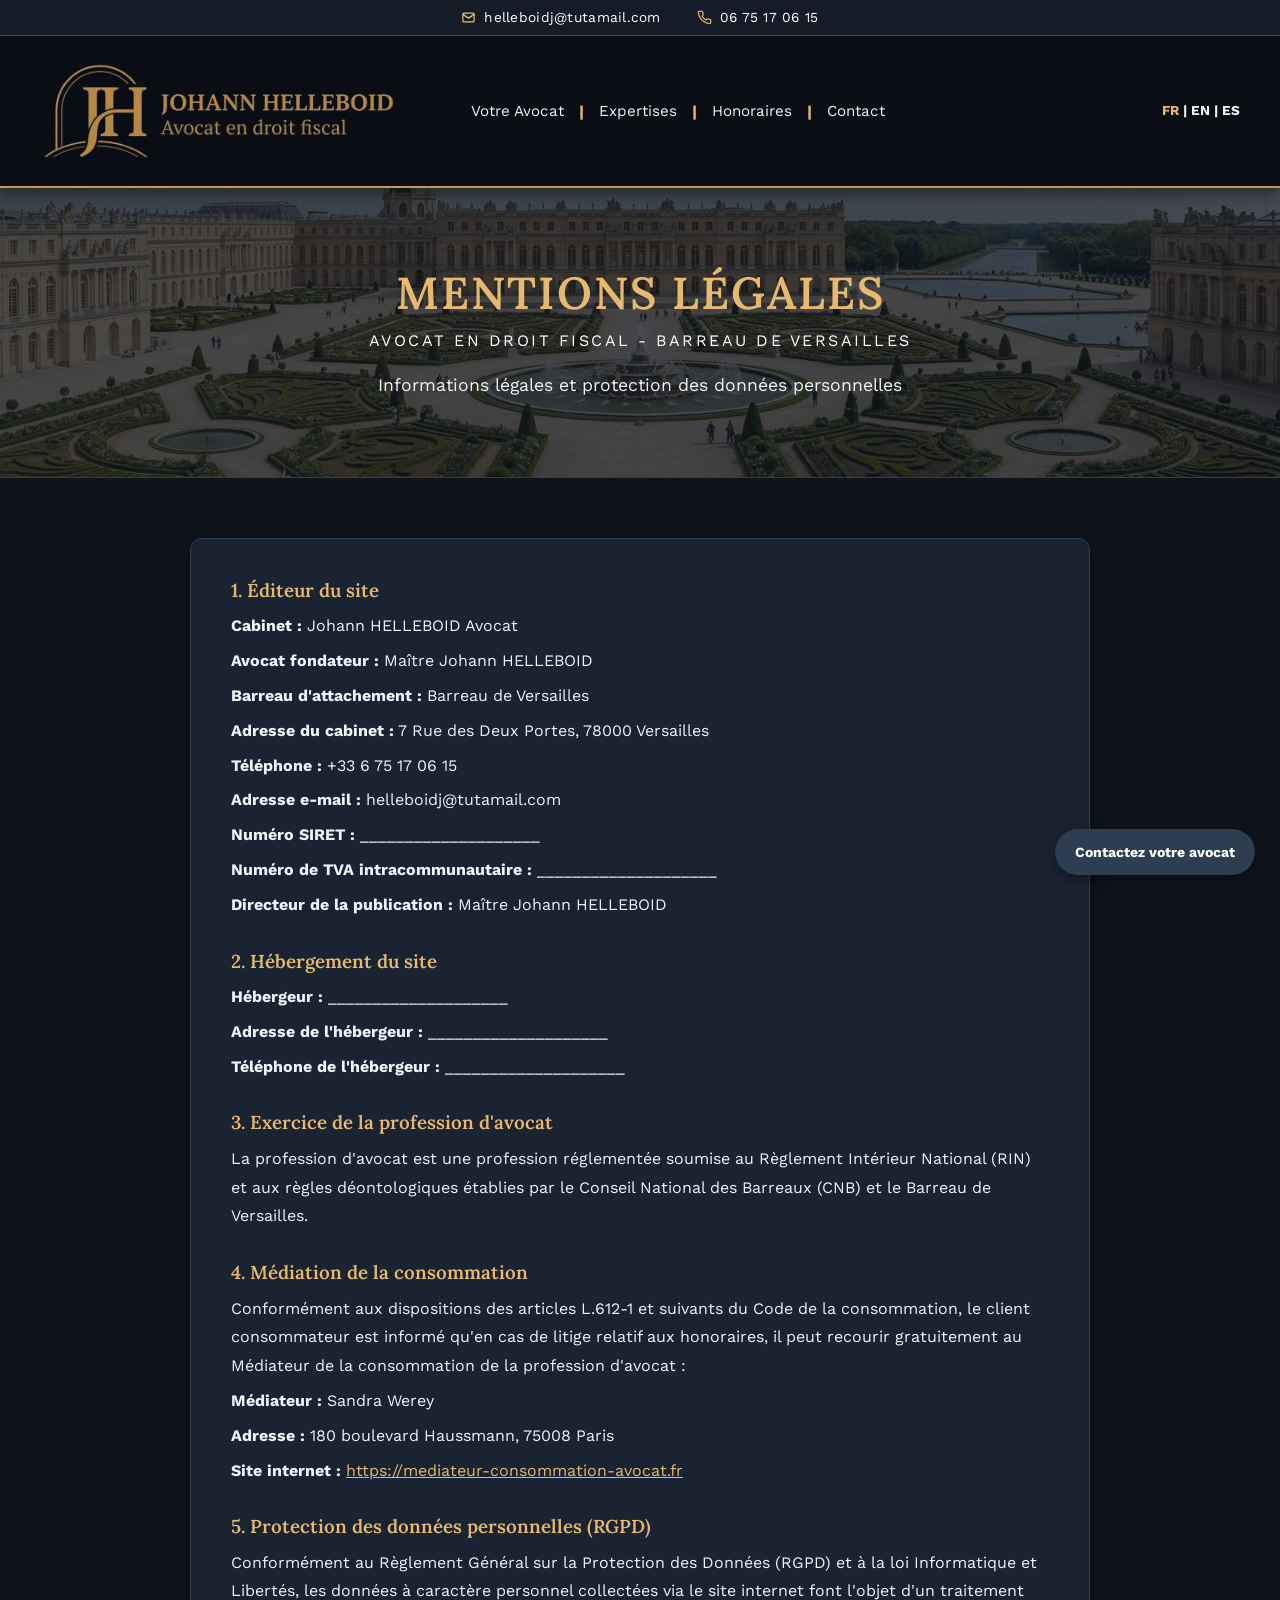
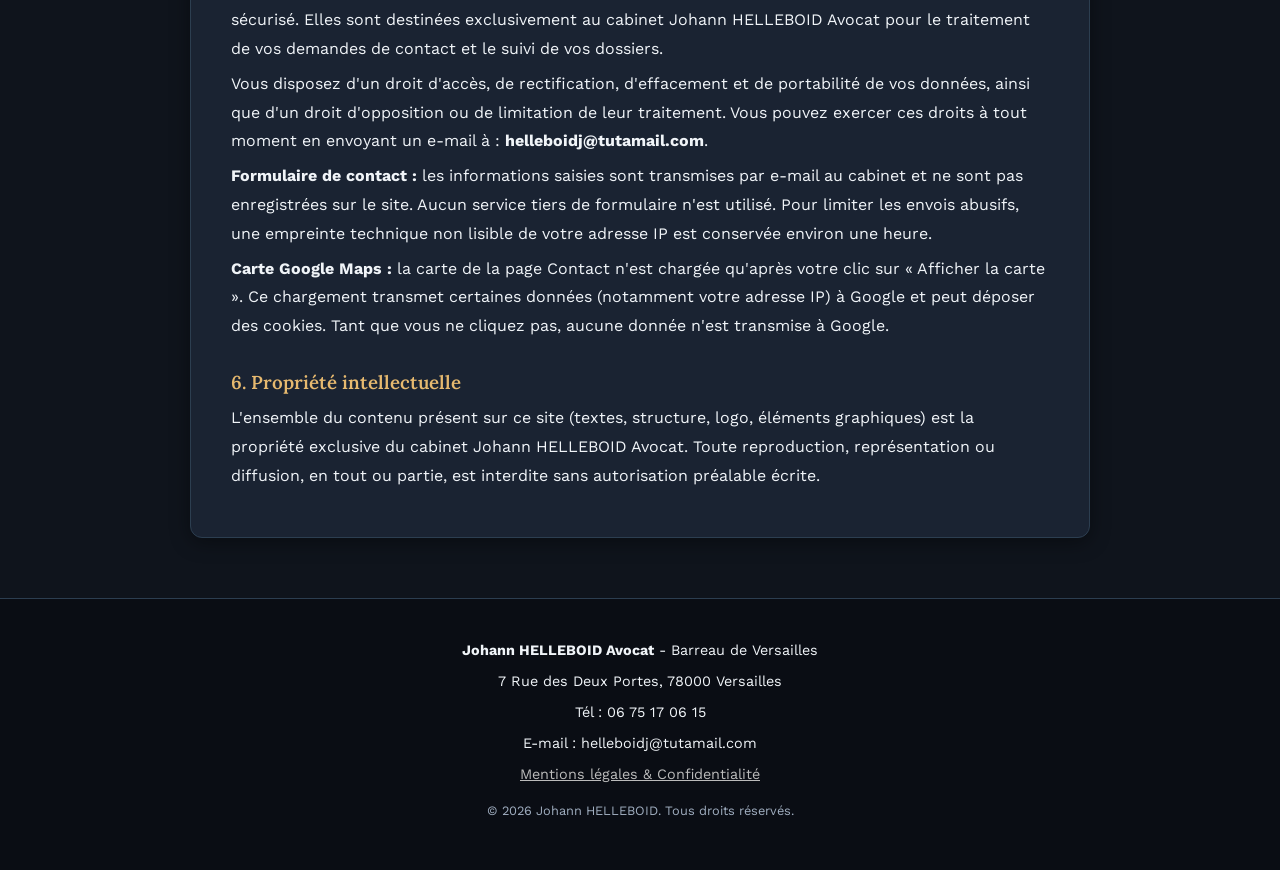
<file: mentions-legales.html>
<!DOCTYPE html>
<html lang="fr">
<head>
    <meta charset="UTF-8">
    <meta name="viewport" content="width=device-width, initial-scale=1.0">
    <title>Mentions légales | Johann HELLEBOID Avocat - Versailles</title>
    <meta name="description" content="Mentions légales, médiation de la consommation et protection des données personnelles du cabinet Johann HELLEBOID Avocat, Versailles.">
    <link rel="canonical" href="https://www.jhelleboid-avocat.fr/mentions-legales.html">
    <meta name="theme-color" content="#0a0d14">
    <link rel="icon" href="favicon.ico" sizes="48x48">
    <link rel="icon" type="image/png" sizes="32x32" href="favicon-32.png">
    <link rel="apple-touch-icon" href="apple-touch-icon.png">
    <link rel="alternate" hreflang="fr" href="https://www.jhelleboid-avocat.fr/mentions-legales.html">
    <link rel="alternate" hreflang="en" href="https://www.jhelleboid-avocat.fr/mentions-legales-en.html">
    <link rel="alternate" hreflang="es" href="https://www.jhelleboid-avocat.fr/mentions-legales-es.html">
    <link rel="alternate" hreflang="x-default" href="https://www.jhelleboid-avocat.fr/mentions-legales.html">
    <meta property="og:type" content="website">
    <meta property="og:site_name" content="Johann HELLEBOID Avocat">
    <meta property="og:locale" content="fr_FR">
    <meta property="og:title" content="Mentions légales | Johann HELLEBOID Avocat - Versailles">
    <meta property="og:description" content="Mentions légales, médiation de la consommation et protection des données personnelles du cabinet Johann HELLEBOID Avocat, Versailles.">
    <meta property="og:url" content="https://www.jhelleboid-avocat.fr/mentions-legales.html">
    <meta property="og:image" content="https://www.jhelleboid-avocat.fr/og-image.jpg">
    <meta property="og:image:width" content="1200">
    <meta property="og:image:height" content="630">
    <meta property="og:image:alt" content="Johann HELLEBOID, avocat en droit fiscal à Versailles">
    <meta name="twitter:card" content="summary_large_image">
    <link rel="preload" href="fonts/Lora-Variable.woff" as="font" type="font/woff" crossorigin>
    <link rel="preload" href="fonts/WorkSans-Regular.woff" as="font" type="font/woff" crossorigin>
    <link rel="preload" href="chateau-versailles.jpg" as="image">
    <script>document.documentElement.classList.add('js');</script>
    <link rel="stylesheet" href="style.css?v=34">
</head>
<body class="page-legal">
    <a class="skip-link" href="#contenu">Aller au contenu</a>


    <!-- Header Navigation -->
    <header class="header">
    <div class="topbar">
        <div class="topbar-inner">
            <a href="contact.html#formulaire" title="Écrire au cabinet via le formulaire de contact"><svg viewBox="0 0 24 24" aria-hidden="true" focusable="false"><rect x="3" y="5" width="18" height="14" rx="2"></rect><path d="M3 7l9 6 9-6"></path></svg><span>helleboidj@tutamail.com</span></a>
            <a href="tel:+33675170615" class="topbar-phone" title="Appeler le cabinet"><svg viewBox="0 0 24 24" aria-hidden="true" focusable="false"><path d="M22 16.9v3a2 2 0 0 1-2.2 2 19.8 19.8 0 0 1-8.6-3.1 19.5 19.5 0 0 1-6-6A19.8 19.8 0 0 1 2.1 4.2 2 2 0 0 1 4.1 2h3a2 2 0 0 1 2 1.7c.1 1 .4 1.9.7 2.8a2 2 0 0 1-.5 2.1L8.1 9.9a16 16 0 0 0 6 6l1.3-1.3a2 2 0 0 1 2.1-.4c.9.3 1.8.6 2.8.7a2 2 0 0 1 1.7 2z"></path></svg><span>06 75 17 06 15</span></a>
        </div>
    </div>
        <div class="nav-container">
            <div class="logo">
    <a href="index.html">
        <img src="logo.png" alt="Johann HELLEBOID Avocat" class="logo-img" width="800" height="224">
    </a>
</div>

            <nav id="mainNav" aria-label="Navigation principale">
                <ul class="nav-links">
                    <li><a href="index.html#votre-avocat">Votre Avocat</a></li>
                    <li><a href="index.html#expertises">Expertises</a></li>
                    <li><a href="index.html#honoraires">Honoraires</a></li>
                    <li><a href="contact.html">Contact</a></li>
                </ul>
            </nav>

            <div class="header-right">
                <div class="lang-switch-container" role="group" aria-label="Langue du site">
                    <a href="mentions-legales.html" class="active" lang="fr" hreflang="fr" title="Français" aria-current="true">FR</a> | <a href="mentions-legales-en.html" lang="en" hreflang="en" title="English">EN</a> | <a href="mentions-legales-es.html" lang="es" hreflang="es" title="Español">ES</a>
                </div>

                <button class="burger-menu" id="burgerBtn" type="button" aria-label="Menu" aria-expanded="false" aria-controls="mainNav">
                    <span></span>
                    <span></span>
                    <span></span>
                </button>
            </div>
        </div>
    </header>

    <main id="contenu" tabindex="-1">

    <!-- En-tête de la page -->
    <section class="hero scroll-fade-in">
        <div class="presentation-header">
            <h1>MENTIONS LÉGALES</h1>
            <h2>AVOCAT EN DROIT FISCAL - BARREAU DE VERSAILLES</h2>
            <p class="subtitle">Informations légales et protection des données personnelles</p>
        </div>
    </section>

    <!-- Contenu -->
    <section class="legal-section scroll-fade-in">
        <div class="legal-card">

            <h3>1. Éditeur du site</h3>
            <p><strong>Cabinet :</strong> Johann HELLEBOID Avocat</p>
            <p><strong>Avocat fondateur :</strong> Maître Johann HELLEBOID</p>
            <p><strong>Barreau d'attachement :</strong> Barreau de Versailles</p>
            <p><strong>Adresse du cabinet :</strong> 7 Rue des Deux Portes, 78000 Versailles</p>
            <p><strong>Téléphone :</strong> +33 6 75 17 06 15</p>
            <p><strong>Adresse e-mail :</strong> helleboidj@tutamail.com</p>
            <!-- À COMPLÉTER AVANT LA MISE EN LIGNE : numéro SIRET -->
            <p><strong>Numéro SIRET :</strong> ____________________</p>
            <!-- À COMPLÉTER AVANT LA MISE EN LIGNE : numéro de TVA intracommunautaire -->
            <p><strong>Numéro de TVA intracommunautaire :</strong> ____________________</p>
            <p><strong>Directeur de la publication :</strong> Maître Johann HELLEBOID</p>

            <h3>2. Hébergement du site</h3>
            <!-- À COMPLÉTER AVANT LA MISE EN LIGNE : coordonnées de l'hébergeur (nom, adresse, téléphone) -->
            <p><strong>Hébergeur :</strong> ____________________</p>
            <p><strong>Adresse de l'hébergeur :</strong> ____________________</p>
            <p><strong>Téléphone de l'hébergeur :</strong> ____________________</p>

            <h3>3. Exercice de la profession d'avocat</h3>
            <p>La profession d'avocat est une profession réglementée soumise au Règlement Intérieur National (RIN) et aux règles déontologiques établies par le Conseil National des Barreaux (CNB) et le Barreau de Versailles.</p>

            <h3>4. Médiation de la consommation</h3>
            <p>Conformément aux dispositions des articles L.612-1 et suivants du Code de la consommation, le client consommateur est informé qu'en cas de litige relatif aux honoraires, il peut recourir gratuitement au Médiateur de la consommation de la profession d'avocat :</p>
            <p><strong>Médiateur :</strong> Sandra Werey</p>
            <p><strong>Adresse :</strong> 180 boulevard Haussmann, 75008 Paris</p>
            <p><strong>Site internet :</strong> <a href="https://mediateur-consommation-avocat.fr" target="_blank" rel="noopener noreferrer">https://mediateur-consommation-avocat.fr</a></p>

            <h3 id="confidentialite">5. Protection des données personnelles (RGPD)</h3>
            <p>Conformément au Règlement Général sur la Protection des Données (RGPD) et à la loi Informatique et Libertés, les données à caractère personnel collectées via le site internet font l'objet d'un traitement sécurisé. Elles sont destinées exclusivement au cabinet Johann HELLEBOID Avocat pour le traitement de vos demandes de contact et le suivi de vos dossiers.</p>
            <p>Vous disposez d'un droit d'accès, de rectification, d'effacement et de portabilité de vos données, ainsi que d'un droit d'opposition ou de limitation de leur traitement. Vous pouvez exercer ces droits à tout moment en envoyant un e-mail à : <strong>helleboidj@tutamail.com</strong>.</p>
            <p><strong>Formulaire de contact :</strong> les informations saisies sont transmises par e-mail au cabinet et ne sont pas enregistrées sur le site. Aucun service tiers de formulaire n'est utilisé. Pour limiter les envois abusifs, une empreinte technique non lisible de votre adresse IP est conservée environ une heure.</p>
            <p><strong>Carte Google Maps :</strong> la carte de la page Contact n'est chargée qu'après votre clic sur « Afficher la carte ». Ce chargement transmet certaines données (notamment votre adresse IP) à Google et peut déposer des cookies. Tant que vous ne cliquez pas, aucune donnée n'est transmise à Google.</p>

            <h3>6. Propriété intellectuelle</h3>
            <p>L'ensemble du contenu présent sur ce site (textes, structure, logo, éléments graphiques) est la propriété exclusive du cabinet Johann HELLEBOID Avocat. Toute reproduction, représentation ou diffusion, en tout ou partie, est interdite sans autorisation préalable écrite.</p>

        </div>
    </section>

    </main>

    <!-- Footer -->
    <footer class="footer">
        <div class="footer-container">
            <p><strong>Johann HELLEBOID Avocat</strong> - Barreau de Versailles</p>
            <p>7 Rue des Deux Portes, 78000 Versailles</p>
            <p>Tél : 06 75 17 06 15</p>
            <p>E-mail : helleboidj@tutamail.com</p>
            <p><a href="mentions-legales.html" style="color: #bbb; text-decoration: underline;">Mentions légales & Confidentialité</a></p>
            <p class="copyright">&copy; 2026 Johann HELLEBOID. Tous droits réservés.</p>
        </div>
    </footer>

    <a href="contact.html#formulaire" class="floating-contact-btn">
        Contactez votre avocat
    </a>

    <!-- Scripts -->
    <script>
        const burgerBtn = document.getElementById('burgerBtn');
        const mainNav = document.getElementById('mainNav');

        burgerBtn.addEventListener('click', function() {
            var open = burgerBtn.classList.toggle('active');
            mainNav.classList.toggle('active', open);
            burgerBtn.setAttribute('aria-expanded', open ? 'true' : 'false');
        });

        // La touche Échap referme le menu
        document.addEventListener('keydown', function(e) {
            if (e.key === 'Escape' && burgerBtn.classList.contains('active')) {
                burgerBtn.classList.remove('active');
                mainNav.classList.remove('active');
                burgerBtn.setAttribute('aria-expanded', 'false');
                burgerBtn.focus();
            }
        });

        document.querySelectorAll('.nav-links a').forEach(link => {
            link.addEventListener('click', () => {
                burgerBtn.classList.remove('active');
                mainNav.classList.remove('active');
                burgerBtn.setAttribute('aria-expanded', 'false');
            });
        });

        // En-tête qui se réduit au défilement (PC)
        const siteHeader = document.querySelector('.header');
        function updateHeaderSize() {
            siteHeader.classList.toggle('scrolled', window.scrollY > 30);
        }
        window.addEventListener('scroll', updateHeaderSize, { passive: true });
        updateHeaderSize();

        const observerOptions = { threshold: 0.1 };
        const observer = new IntersectionObserver(function(entries, observer) {
            entries.forEach(entry => {
                // Révèle aussi les éléments déjà dépassés (saut d'ancre, touche Fin...)
                if (entry.isIntersecting || entry.boundingClientRect.top < 0) {
                    entry.target.classList.add('appear');
                    observer.unobserve(entry.target);
                }
            });
        }, observerOptions);

        document.querySelectorAll('.scroll-fade-in').forEach(element => {
            observer.observe(element);
        });

        // Sécurité : tout élément déjà passé au-dessus de l'écran (saut de page, touche Fin...) devient visible
        window.addEventListener('scroll', function() {
            document.querySelectorAll('.scroll-fade-in:not(.appear)').forEach(element => {
                if (element.getBoundingClientRect().bottom < 0) {
                    element.classList.add('appear');
                    observer.unobserve(element);
                }
            });
        }, { passive: true });
    </script>

    <button type="button" class="back-to-top" id="backToTop" aria-label="Retour en haut de page" title="Retour en haut de page" tabindex="-1">
        <svg viewBox="0 0 24 24" aria-hidden="true" focusable="false"><path d="M12 19V5"></path><path d="M5 12l7-7 7 7"></path></svg>
    </button>

    <script>
    (function () {
        var reduce = window.matchMedia('(prefers-reduced-motion: reduce)');

        // 1. Bouton « retour en haut »
        var topBtn = document.getElementById('backToTop');
        function updateTopBtn() {
            var show = window.scrollY > 700;
            topBtn.classList.toggle('visible', show);
            topBtn.tabIndex = show ? 0 : -1;
        }
        topBtn.addEventListener('click', function () {
            window.scrollTo({ top: 0, behavior: reduce.matches ? 'auto' : 'smooth' });
            var logo = document.querySelector('.logo a');
            if (logo) { logo.focus({ preventScroll: true }); }
        });
        window.addEventListener('scroll', updateTopBtn, { passive: true });
        updateTopBtn();

        // 2. Menu : la rubrique de la section affichée est mise en évidence (page d'accueil)
        var ids = ['votre-avocat', 'expertises', 'honoraires', 'faq'];
        var sections = ids.map(function (id) { return document.getElementById(id); });
        if (sections.every(Boolean)) {
            var ticking = false;
            var links = {};
            ids.forEach(function (id) { links[id] = document.querySelector('.nav-links a[href="#' + id + '"]'); });
            var updateSpy = function () {
                ticking = false;
                var header = document.querySelector('.header');
                var line = (header ? header.getBoundingClientRect().height : 0) + 40;
                var current = null;
                sections.forEach(function (s) { if (s.getBoundingClientRect().top <= line) { current = s.id; } });
                ids.forEach(function (id) {
                    if (!links[id]) { return; }
                    var on = (id === current);
                    links[id].classList.toggle('active', on);
                    if (on) { links[id].setAttribute('aria-current', 'true'); } else { links[id].removeAttribute('aria-current'); }
                });
            };
            window.addEventListener('scroll', function () {
                if (!ticking) { ticking = true; window.requestAnimationFrame(updateSpy); }
            }, { passive: true });
            updateSpy();
        }

        // 3. FAQ : ouverture et fermeture progressives
        document.querySelectorAll('.faq-item').forEach(function (item) {
            var summary = item.querySelector('summary');
            var answer = item.querySelector('.faq-answer');
            if (!summary || !answer || !answer.animate) { return; }
            var running = null;
            summary.addEventListener('click', function (e) {
                if (reduce.matches) { return; }
                e.preventDefault();
                if (running) { running.cancel(); running = null; answer.style.overflow = ''; }
                var opening = !item.open;
                var pad = parseFloat(getComputedStyle(answer).paddingBottom) || 0;
                if (opening) { item.open = true; }
                var h = answer.getBoundingClientRect().height;
                var from = opening ? { height: '0px', paddingBottom: '0px', opacity: 0 } : { height: h + 'px', paddingBottom: pad + 'px', opacity: 1 };
                var to = opening ? { height: h + 'px', paddingBottom: pad + 'px', opacity: 1 } : { height: '0px', paddingBottom: '0px', opacity: 0 };
                answer.style.overflow = 'hidden';
                running = answer.animate([from, to], { duration: 280, easing: 'ease' });
                running.onfinish = function () {
                    if (!opening) { item.open = false; }
                    answer.style.overflow = '';
                    running = null;
                };
            });
        });
    })();
    </script>

</body>
</html>
</file>
<file: style.css>
/* ==========================================
   0. POLICES AUTO-HÉBERGÉES (dossier /fonts, aucun appel à Google)
   Titres : Lora  |  Texte : Work Sans  (licence SIL OFL 1.1)
   ========================================== */
@font-face {
    font-family: 'Lora';
    src: url('fonts/Lora-Variable.woff') format('woff');
    font-weight: 400 700;
    font-style: normal;
    font-display: swap;
}
@font-face {
    font-family: 'Work Sans';
    src: url('fonts/WorkSans-Regular.woff') format('woff');
    font-weight: 400;
    font-style: normal;
    font-display: swap;
}
@font-face {
    font-family: 'Work Sans';
    src: url('fonts/WorkSans-Bold.woff') format('woff');
    font-weight: 700;
    font-style: normal;
    font-display: swap;
}
@font-face {
    font-family: 'Work Sans';
    src: url('fonts/WorkSans-Italic.woff') format('woff');
    font-weight: 400;
    font-style: italic;
    font-display: swap;
}

/* ==========================================
   1. VARIABLES & REINITIALISATION GENERALE
   ========================================== */
:root {
    --font-title: 'Lora', Georgia, 'Times New Roman', serif;
    --font-body: 'Work Sans', 'Segoe UI', system-ui, -apple-system, Arial, sans-serif;
    --cream-card: #fffdf8;
    --ochre-text: #8a5a1f;
    --border-cream: #e6dcc8;
    --ochre-accent: #cc9352;
    --ochre-bright: #e6b96f; /* or lumineux : textes et petits éléments sur fond sombre */
    --ochre-dark: #633f17;
    --dark-bg: #0f141c;
    --alt-bg: #f6f1e8; /* fond crème (ancien ocre : #cc9352) */
    --card-dark-bg: #1a2332;
    --card-light-bg: #e0b077;
    --dark-text: #170d03;
    --light-text: #f0f4f8;
    --white-text: #ffffff;
    --border-dark: #2c3e50;
    --border-light: #b0783b;
}

* {
    box-sizing: border-box;
    margin: 0;
    padding: 0;
}

html {
    scroll-behavior: smooth;
    scroll-padding-top: 114px; /* = en-tête réduit (78px) + bandeau coordonnées (36px), pour que les ancres ne passent pas dessous */
}

html:has(body.page-contact) {
    scroll-padding-top: 78px; /* page Contact : le bandeau se replie au défilement */
}

body {
    font-family: var(--font-body);
    background-color: var(--dark-bg);
    color: var(--light-text);
    line-height: 1.6;
    overflow-x: hidden;
    width: 100%;
}

#presentation,
#votre-avocat,
#expertises,
#honoraires {
    scroll-margin-top: 0;
}

button, input, textarea, select {
    font-family: inherit;
}

h1, h2, h3, h4 {
    font-family: var(--font-title);
    font-weight: 600;
    line-height: 1.25;
}

/* ==========================================
   2. HEADER & NAVIGATION (PC)
   ========================================== */
/* ==========================================
   2. HEADER & NAVIGATION (PC)
   ========================================== */
.header {
    background-color: #0a0d14;
    color: var(--white-text);
    padding: 25px 40px; /* Padding vertical augmenté pour doupler/élargir la hauteur du header */
    position: sticky;
    top: 0;
    z-index: 1000;
    border-bottom: 2px solid var(--ochre-accent);
    box-shadow: 0 4px 15px rgba(0, 0, 0, 0.5);
    width: 100%;
}

.nav-container {
    display: flex;
    justify-content: space-between;
    align-items: center;
    max-width: 1200px;
    margin: 0 auto;
    width: 100%;
}

/* Style du conteneur du logo */
.logo {
    display: flex;
    align-items: center;
    flex: 1;
    text-align: left;
}

.logo a {
    display: flex;
    align-items: center;
    text-decoration: none;
}

/* Logo agrandi pour une visibilité optimale */
.logo-img {
    height: 100px; /* Hauteur du logo sur PC : augmentez/diminuez cette valeur pour l'ajuster */
    width: auto;
    object-fit: contain;
    transition: opacity 0.2s ease;
}

.logo-img:hover {
    opacity: 0.9;
}

/* Petits écrans PC : logo un peu plus compact pour que le menu reste sur une ligne */
@media screen and (min-width: 993px) and (max-width: 1150px) {
    .logo-img {
        height: 78px;
    }
}

/* Adaptation mobile */
@media screen and (max-width: 992px) {
    .logo-img {
        height: 62px; /* Hauteur du logo sur smartphone */
    }
}

/* Centre la navigation principale */
nav {
    display: flex;
    align-items: center;
    justify-content: center;
    flex: 2; /* Donne la priorité au centrage des rubriques */
}

.nav-links {
    display: flex;
    align-items: center;
    list-style: none;
    gap: 15px;
    padding: 0;
    margin: 0;
}

.nav-links a {
    color: var(--light-text);
    text-decoration: none;
    font-size: 0.95rem;
    transition: color 0.2s;
}

.nav-links a:hover,
.nav-links a.active {
    color: var(--ochre-bright);
}

.nav-links li:not(:last-child)::after {
    content: "|";
    margin-left: 15px;
    color: var(--ochre-bright);
    font-weight: bold;
    vertical-align: middle;
}

/* Isole le bloc de droite (langues + burger) */
.header-right {
    display: flex;
    align-items: center;
    justify-content: flex-end;
    gap: 20px;
    flex: 1; /* Pousse le sélecteur complètement à droite */
}

.lang-switch-container {
    font-size: 0.85rem;
    font-weight: bold;
    color: var(--light-text);
}

.lang-switch-container a {
    color: var(--light-text);
    text-decoration: none;
}

.lang-switch-container a:hover,
.lang-switch-container a.active {
    color: var(--ochre-bright);
}

/* Bouton Burger (masqué sur PC) */
.burger-menu {
    display: none;
    background: none;
    border: none;
    cursor: pointer;
    flex-direction: column;
    gap: 5px;
    padding: 5px;
}

.burger-menu span {
    display: block;
    width: 26px;
    height: 3px;
    background-color: var(--ochre-accent);
    border-radius: 3px;
    transition: all 0.3s ease;
}

/* ==========================================
   3. BOUTONS CTA & SECTIONS
   ========================================== */
.btn-cta {
    display: inline-block;
    background-color: var(--ochre-accent);
    color: #0f141c;
    padding: 14px 28px;
    text-decoration: none;
    font-weight: bold;
    font-size: 0.95rem;
    letter-spacing: 1px;
    border: 2px solid var(--ochre-accent);
    transition: all 0.3s ease;
    text-align: center;
    cursor: pointer;
    border-radius: 8px;
}

.btn-cta:hover {
    background-color: transparent;
    color: var(--ochre-accent);
}

.section-cta {
    margin-top: 35px;
    text-align: center;
    width: 100%;
}

.hero {
    position: relative;
    background-color: var(--dark-bg);
    background-image: linear-gradient(rgba(15, 20, 28, 0.75), rgba(15, 20, 28, 0.75)), url('chateau-versailles.jpg');
    background-size: cover;
    background-position: center;
    background-repeat: no-repeat;
    height: 290px;
    display: flex;
    flex-direction: column;
    justify-content: center;
    align-items: center;
    text-align: center;
    padding: 0 50px;
    border-bottom: 1px solid var(--border-dark);
}

.presentation-header {
    width: 100%;
    max-width: 1200px;
}

.presentation-header h1 {
    font-size: 2.8rem;
    letter-spacing: 2px;
    margin-bottom: 10px;
    color: var(--ochre-bright);
}

.presentation-header h2 {
    font-size: 1.2rem;
    font-weight: normal;
    margin-bottom: 20px;
    color: var(--white-text);
}

.subtitle {
    font-size: 1.1rem;
    color: var(--light-text);
}

.about {
    padding: 90px 50px;
    background-color: var(--alt-bg);
    color: var(--dark-text);
    border-bottom: 1px solid var(--border-cream);
}

.about-container {
    max-width: 1100px;
    margin: 0 auto;
    display: grid;
    grid-template-columns: 380px 1fr;
    gap: 80px;
    align-items: center;
}

.about-image {
    position: relative;
}

/* Cadre ocre décalé derrière la photo */
.about-image::before {
    content: '';
    position: absolute;
    top: 20px;
    left: -20px;
    right: 20px;
    bottom: -20px;
    border: 2px solid var(--ochre-accent);
    border-radius: 16px;
    z-index: 0;
}

.about-image img {
    position: relative;
    z-index: 1;
    display: block;
    width: 100%;
    height: auto;
    aspect-ratio: 4 / 5;
    object-fit: cover;
    object-position: 50% 25%;
    border-radius: 16px;
    box-shadow: 0 20px 45px rgba(23, 13, 3, 0.2);
}

.about-content {
    text-align: left;
}

.about-kicker {
    font-size: 0.8rem;
    font-weight: 700;
    letter-spacing: 3px;
    text-transform: uppercase;
    color: var(--ochre-text);
    margin-bottom: 12px;
}

.about-content h2 {
    font-size: 2.4rem;
    margin-bottom: 24px;
    color: var(--dark-text);
}

.about-content h2::after {
    content: '';
    display: block;
    width: 60px;
    height: 3px;
    background: var(--ochre-accent);
    margin-top: 16px;
}

.about-content p {
    margin-bottom: 16px;
    color: var(--dark-text);
    font-size: 1.05rem;
}

/* Chiffres clés */
.about-stats {
    display: grid;
    grid-template-columns: repeat(2, 1fr);
    gap: 24px;
    margin: 32px 0 34px;
    padding-top: 26px;
    border-top: 1px solid rgba(138, 90, 31, 0.3);
}

.stat-value {
    display: block;
    font-family: var(--font-title);
    font-size: 2rem;
    font-weight: 600;
    line-height: 1.1;
    color: var(--ochre-text);
}

.stat-label {
    display: block;
    margin-top: 6px;
    font-size: 0.88rem;
    line-height: 1.4;
    color: #4a3a28;
}

.about .btn-cta {
    background-color: var(--dark-bg);
    color: var(--white-text);
    border-color: var(--dark-bg);
}

.about .btn-cta:hover {
    background-color: transparent;
    color: var(--dark-bg);
}

.expertises {
    background-color: var(--dark-bg);
    padding: 90px 50px;
    border-bottom: 1px solid var(--border-dark);
}

.honoraires {
    background-color: var(--alt-bg);
    color: var(--dark-text);
    padding: 90px 50px;
    border-bottom: 1px solid var(--border-cream);
}

.container {
    max-width: 1200px;
    margin: 0 auto;
    width: 100%;
}

.expertises h2, .honoraires h2 {
    font-size: 1.8rem;
    margin-bottom: 30px;
    text-align: center;
}

.expertises h2 { color: var(--ochre-bright); }
.honoraires h2 { color: var(--dark-text); }

.expertises-grid {
    display: grid;
    grid-template-columns: repeat(3, 1fr);
    gap: 25px;
}

.card {
    background-color: var(--card-dark-bg);
    padding: 30px;
    border: 1px solid var(--border-dark);
    border-radius: 12px !important;
    box-shadow: 0 4px 20px rgba(0, 0, 0, 0.3);
}

.card h3 {
    font-size: 1.2rem;
    margin-bottom: 15px;
    color: var(--ochre-bright);
}

.card p { color: var(--light-text); }

.expertise-card {
    background-color: var(--card-dark-bg);
    padding: 30px;
    border: 1px solid var(--border-dark);
    border-radius: 12px !important;
    box-shadow: 0 4px 20px rgba(0, 0, 0, 0.3);
    transition: transform 0.3s ease, border-color 0.3s ease;
}

.expertise-card:hover {
    transform: translateY(-5px);
    border-color: var(--ochre-accent);
}

.expertise-header {
    display: flex;
    align-items: center;
    gap: 15px;
    margin-bottom: 15px;
}

.expertise-icon {
    width: 32px;
    height: 32px;
    flex-shrink: 0;
    stroke: var(--ochre-bright);
    fill: none;
    stroke-width: 2;
    stroke-linecap: round;
    stroke-linejoin: round;
}

.expertise-header h3 {
    font-size: 1.15rem;
    margin: 0;
    color: var(--ochre-bright);
}

.expertise-content {
    display: block !important;
    margin-top: 0;
}

.expertise-content p {
    color: var(--light-text);
}

.honoraires-intro {
    margin-bottom: 30px;
    text-align: center;
    color: var(--dark-text);
}

.honoraires-info {
    background-color: var(--cream-card);
    padding: 25px;
    margin-top: 40px;
    border: 1px solid var(--border-cream);
    border-left: 4px solid var(--ochre-accent);
    border-radius: 12px !important;
    color: var(--dark-text);
}

.honoraires .btn-cta {
    background-color: var(--dark-bg);
    color: var(--white-text);
    border-color: var(--dark-bg);
}

.honoraires .btn-cta:hover {
    background-color: transparent;
    color: var(--dark-bg);
}

/* ==========================================
   4. PAGE DE CONTACT & FOOTER
   ========================================== */
.contact-section {
    padding: 60px 50px;
    background-color: var(--dark-bg);
}

.contact-grid {
    display: grid;
    grid-template-columns: 1fr 1fr;
    gap: 30px;
    max-width: 1200px;
    margin: 0 auto;
    align-items: start;
}

.contact-info-card,
.contact-form-card {
    background-color: var(--card-dark-bg) !important;
    padding: 35px !important;
    border: 1px solid var(--border-dark) !important;
    border-radius: 12px !important;
    box-shadow: 0 4px 20px rgba(0, 0, 0, 0.4);
    color: var(--light-text) !important;
    width: 100%;
}

.contact-info-card h2, 
.contact-info-card h3,
.contact-form-card h2 {
    color: var(--ochre-bright) !important;
    margin-bottom: 15px;
}

.gold-divider {
    border: 0;
    height: 2px;
    background: var(--ochre-accent);
    margin: 15px 0 20px;
}

.contact-info-card p, 
.contact-info-card li,
.contact-info-card strong {
    color: var(--light-text) !important;
    margin-bottom: 10px;
    font-size: 0.95rem;
}

.contact-info-card ul {
    margin-left: 20px;
    margin-bottom: 15px;
}

.contact-info-card a {
    color: var(--ochre-bright) !important;
}

.contact-form {
    display: flex;
    flex-direction: column;
    gap: 20px;
}

.form-row {
    display: flex;
    gap: 20px;
}

.form-group {
    display: flex;
    flex-direction: column;
    flex: 1;
}

.form-group label {
    font-weight: bold;
    font-size: 0.9rem;
    margin-bottom: 8px;
    color: var(--light-text) !important;
}

.form-group input, 
.form-group textarea {
    padding: 12px;
    background-color: #ffffff !important;
    border: 1px solid var(--border-light);
    color: var(--dark-text) !important;
    font-size: 0.95rem;
    outline: none;
    border-radius: 6px;
    width: 100%;
}

.form-group input:focus, 
.form-group textarea:focus {
    border-color: var(--ochre-accent);
}

.checkbox-group {
    display: flex;
    align-items: flex-start;
    gap: 12px;
    margin-top: 5px;
}

.checkbox-group input {
    width: auto;
    margin-top: 4px;
    cursor: pointer;
}

.checkbox-group label {
    color: var(--white-text) !important;
    font-size: 0.9rem;
    font-weight: normal;
    cursor: pointer;
}

.btn-submit {
    width: 100%;
    background-color: var(--ochre-accent) !important;
    color: #0f141c !important;
    border: 2px solid var(--ochre-accent) !important;
    padding: 14px;
    font-weight: bold;
    font-size: 0.95rem;
    letter-spacing: 1px;
    cursor: pointer;
    transition: all 0.3s ease;
    margin-top: 10px;
    border-radius: 8px;
}

.btn-submit:hover {
    background-color: transparent !important;
    color: var(--ochre-accent) !important;
}

.footer {
    background-color: #0a0d14;
    color: var(--light-text);
    padding: 40px 20px;
    text-align: center;
    font-size: 0.9rem;
    border-top: 1px solid var(--border-dark);
    width: 100%;
}

.footer p { margin-bottom: 8px; }

.copyright {
    color: #a0aec0;
    margin-top: 15px;
    font-size: 0.8rem;
}

/* ==========================================
   4. BOUTON FLOTTANT ET FOOTER
   ========================================== */
.floating-contact-btn {
    position: fixed;
    bottom: 25px;
    right: 25px;
    background-color: #2c3e50;
    color: #ffffff;
    padding: 12px 20px;
    border-radius: 30px;
    text-decoration: none;
    font-weight: 600;
    font-size: 14px;
    box-shadow: 0 4px 15px rgba(0, 0, 0, 0.4);
    z-index: 1000;
}

/* =========================================================
   5. ADAPTATION MOBILE EXCLUSIVE (max-width: 992px)
   ========================================================= */
@media screen and (max-width: 992px) {

    /* Décalage d'affichage (scroll offset) spécifique aux mobiles */
    html {
        scroll-padding-top: 0px !important; /* en-tête non collant sur mobile : aucun décalage nécessaire */
    }

    #presentation,
    #votre-avocat,
    #expertises,
    #honoraires {
        scroll-margin-top: 0px !important;
    }

    /* Empêche tout débordement horizontal de la page */
    body, html {
        overflow-x: hidden !important;
        width: 100% !important;
        max-width: 100% !important;
    }

    /* En-tête mobile : empilement vertical et centrage des 3 éléments */
    .header {
        padding: 15px 15px !important;
    }

    .nav-container {
        display: flex !important;
        flex-direction: column !important;
        align-items: center !important;
        justify-content: center !important;
        gap: 12px !important;
        width: 100% !important;
    }

    /* 1. Johann HELLEBOID Avocat (centré) */
    .logo {
        text-align: center !important;
        width: 100% !important;
        flex: none !important;
    }

    /* Masque la navigation PC par défaut sur mobile */
    .header nav,
    nav#mainNav {
        display: none !important;
    }

    /* Menu déroulant des ancres au clic sur le burger */
    .header nav.active,
    nav#mainNav.active {
        display: flex !important;
        position: absolute !important;
        top: 100% !important;
        left: 0 !important;
        width: 100% !important;
        background-color: #0a0d14 !important;
        flex-direction: column !important;
        align-items: center !important;
        padding: 20px !important;
        border-bottom: 2px solid var(--ochre-accent) !important;
        box-shadow: 0 10px 25px rgba(0, 0, 0, 0.6) !important;
        z-index: 1000 !important;
    }

    .nav-links {
        flex-direction: column !important;
        gap: 15px !important;
        align-items: center !important;
        width: 100% !important;
    }

    .nav-links li:not(:last-child)::after {
        content: "" !important;
        margin: 0 !important;
    }

    /* 2 & 3. Bloc de droite transformé en colonne : 
       Le sélecteur de langue, puis le bouton burger en dessous, tous deux centrés */
    .header-right {
        display: flex !important;
        flex-direction: column !important;
        align-items: center !important;
        justify-content: center !important;
        gap: 10px !important;
        width: 100% !important;
        flex: none !important;
    }

    .lang-switch-container {
        text-align: center !important;
        width: 100% !important;
    }

    .burger-menu {
        display: flex !important;
        margin: 0 auto !important;
    }

    .burger-menu.active span:nth-child(1) {
        transform: rotate(45deg) translate(5px, 5px);
    }
    .burger-menu.active span:nth-child(2) {
        opacity: 0;
    }
    .burger-menu.active span:nth-child(3) {
        transform: rotate(-45deg) translate(6px, -6px);
    }

    /* Formulaire de contact : Nom et Prénom alignés horizontalement */
    .form-row {
        flex-direction: row !important;
        align-items: flex-end !important;
        gap: 12px !important;
        width: 100% !important;
    }

    .form-row .form-group {
        flex: 1 !important;
        min-width: 0 !important;
    }

    .form-row input {
        width: 100% !important;
    }

    /* Grilles et conteneurs généraux en colonne unique pour éviter le débordement */
    .contact-grid {
        display: flex !important;
        flex-direction: column !important;
        gap: 25px !important;
        width: 100% !important;
    }

    .contact-form-card { order: 1 !important; width: 100% !important; }
    .contact-info-card { order: 2 !important; width: 100% !important; }

    .hero, .hero.contact-hero {
        height: auto !important;
        padding: 40px 15px 30px !important;
    }

    .hero h1, .hero.contact-hero h1 { 
        font-size: 1.5rem !important; 
        word-break: break-word !important; 
    }

    .about-container { flex-direction: column !important; }

    .expertises-grid { 
        grid-template-columns: 1fr !important; 
        width: 100% !important; 
    }

    .expertise-card {
        padding: 0 !important;
        overflow: hidden !important;
        border-radius: 12px !important;
        margin-bottom: 15px !important;
        width: 100% !important;
    }

    .expertise-header {
        padding: 16px 20px !important;
        cursor: pointer !important;
        position: relative !important;
        justify-content: space-between !important;
        margin-bottom: 0 !important;
    }

    .expertise-header h3 { font-size: 1.05rem !important; }

    .expertise-header::after {
        content: '+' !important;
        font-size: 1.3rem !important;
        color: var(--ochre-bright) !important;
        font-weight: bold !important;
    }

    .expertise-card.open .expertise-header::after { transform: rotate(45deg) !important; }

    .expertise-card .expertise-content { display: none !important; }

    .expertise-card.open .expertise-content {
        display: block !important;
        padding: 0 20px 20px 20px !important;
        border-top: 1px solid var(--border-dark) !important;
        padding-top: 15px !important;
    }
}  /* ← accolade manquante dans l'original : fermeture du bloc mobile (max-width: 992px) */

/* ==========================================
   STYLE DU LOGO HTML/CSS (Zéro démarque)
   ========================================== */
.logo-brand {
    display: flex;
    align-items: center;
    gap: 14px;
    text-decoration: none;
}

.logo-monogram {
    display: flex;
    align-items: center;
    justify-content: center;
    flex-shrink: 0;
}

.logo-text {
    display: flex;
    flex-direction: column;
    text-align: left;
}

.logo-name {
    font-family: 'Helvetica Neue', Arial, sans-serif;
    font-size: 1.1rem;
    font-weight: bold;
    letter-spacing: 1.2px;
    color: var(--ochre-bright);
    white-space: nowrap;
}

.logo-title {
    font-family: 'Helvetica Neue', Arial, sans-serif;
    font-size: 0.8rem;
    font-weight: normal;
    color: var(--light-text);
    letter-spacing: 0.5px;
    white-space: nowrap;
}

/* Adaptation mobile */
@media screen and (max-width: 992px) {
    .logo {
        justify-content: center !important;
        text-align: center !important;
    }
    .logo-brand {
        justify-content: center !important;
    }
    .logo-text {
        text-align: center;
    }
    .logo-name {
        font-size: 0.95rem;
    }
    .logo-title {
        font-size: 0.72rem;
    }
}


/* ==========================================
   6. ANIMATIONS D'APPARITION AU DÉFILEMENT
   (la classe "js" est ajoutée par le script en haut de chaque page :
   sans JavaScript, tout le contenu reste visible)
   ========================================== */
@keyframes fadeIn {
    from { opacity: 0; }
    to   { opacity: 1; }
}

@keyframes fadeInUp {
    from { opacity: 0; transform: translateY(22px); }
    to   { opacity: 1; transform: none; }
}

.js .scroll-fade-in {
    opacity: 0;
}

/* Grandes sections : simple fondu (pas de glissement, pour ne pas décaler les liens d'ancre du menu) */
.js .scroll-fade-in.appear {
    opacity: 1;
    animation: fadeIn 0.8s ease-out backwards;
}

/* Cartes : fondu + léger glissement vers le haut */
.js .expertise-card.scroll-fade-in.appear {
    animation-name: fadeInUp;
}

/* Les cartes d'expertise apparaissent en cascade sur PC */
@media screen and (min-width: 993px) {
    .js .expertises-grid .expertise-card:nth-child(3n+2).appear { animation-delay: 0.12s; }
    .js .expertises-grid .expertise-card:nth-child(3n+3).appear { animation-delay: 0.24s; }
}

/* Respect du réglage "réduire les animations" du système */
@media (prefers-reduced-motion: reduce) {
    .js .scroll-fade-in,
    .js .scroll-fade-in.appear {
        opacity: 1;
        animation: none;
    }
}


/* ==========================================
   7. CARTE GOOGLE MAPS (chargée après clic)
   ========================================== */
.address-map {
    margin: 5px 0 22px;
}

.address-map iframe {
    display: block;
    border-radius: 8px;
}

.map-consent {
    display: flex;
    flex-direction: column;
    align-items: center;
    justify-content: center;
    gap: 10px;
    min-height: 170px;
    padding: 20px;
    text-align: center;
    background-color: var(--dark-bg);
    border: 1px dashed var(--border-dark);
    border-radius: 8px;
}

.contact-info-card .map-consent p {
    margin: 0 !important;
    font-size: 0.85rem !important;
    color: #a0aec0 !important;
}

.contact-info-card .map-consent p strong {
    color: var(--light-text) !important;
    font-size: 0.95rem !important;
}

.map-consent .btn-cta {
    padding: 10px 22px;
    font-size: 0.9rem;
    border-radius: 8px;
}

.contact-info-card .map-consent a {
    font-size: 0.85rem;
}


/* ==========================================
   8. PAGE MENTIONS LÉGALES
   ========================================== */
.legal-section {
    padding: 60px 50px;
    background-color: var(--dark-bg);
}

.legal-card {
    max-width: 900px;
    margin: 0 auto;
    padding: 40px;
    background-color: var(--card-dark-bg);
    border: 1px solid var(--border-dark);
    border-radius: 12px;
    box-shadow: 0 4px 20px rgba(0, 0, 0, 0.4);
    color: var(--light-text);
    line-height: 1.8;
}

.legal-card h3 {
    color: var(--ochre-bright);
    margin: 30px 0 10px;
}

.legal-card h3:first-child {
    margin-top: 0;
}

.legal-card p {
    margin-bottom: 6px;
}

.legal-card a {
    color: var(--ochre-bright);
}

@media screen and (max-width: 992px) {
    .legal-section {
        padding: 35px 15px;
    }
    .legal-card {
        padding: 25px 20px;
    }
}


/* ==========================================
   9. REFONTE VISUELLE (typographie, accueil, expertises, honoraires)
   ========================================== */

/* --- Bandeaux de page (Contact, Mentions légales) : sous-titre en police du texte --- */
.presentation-header h2 {
    font-family: var(--font-body);
    font-size: 1rem;
    font-weight: 400;
    letter-spacing: 2.5px;
}

/* --- Boutons --- */
.btn-cta {
    font-family: var(--font-body);
}

.btn-ghost {
    display: inline-block;
    padding: 14px 28px;
    border: 2px solid rgba(255, 255, 255, 0.75);
    border-radius: 8px;
    color: var(--white-text);
    font-weight: bold;
    font-size: 0.95rem;
    letter-spacing: 1px;
    text-decoration: none;
    text-align: center;
    transition: all 0.3s ease;
}

.btn-ghost:hover {
    background-color: var(--white-text);
    border-color: var(--white-text);
    color: var(--dark-bg);
}

/* --- Bandeau d'accueil (plus haut, avec accroche) --- */
.hero-home {
    height: auto;
    min-height: 540px;
    padding: 90px 50px;
    background-image: linear-gradient(180deg, rgba(10, 13, 20, 0.6), rgba(10, 13, 20, 0.8)), url('chateau-versailles.jpg');
}

.hero-kicker {
    margin-bottom: 24px;
    font-size: 0.85rem;
    font-weight: 700;
    letter-spacing: 3px;
    text-transform: uppercase;
    color: var(--ochre-bright);
}

.hero-home .presentation-header h1 {
    max-width: 900px;
    margin: 0 auto 24px;
    font-size: clamp(2rem, 4.2vw, 3.4rem);
    font-weight: 600;
    line-height: 1.15;
    letter-spacing: 0;
    color: var(--white-text);
}

.hero-home .subtitle {
    max-width: 720px;
    margin: 0 auto 40px;
    font-size: 1.2rem;
    color: var(--light-text);
}

.hero-actions {
    display: flex;
    flex-wrap: wrap;
    justify-content: center;
    gap: 16px;
}

/* --- Titres de section --- */
.expertises h2,
.honoraires h2 {
    font-size: 2.4rem;
    margin-bottom: 50px;
}

.expertises h2::after,
.honoraires h2::after {
    content: '';
    display: block;
    width: 60px;
    height: 3px;
    background: var(--ochre-accent);
    margin: 16px auto 0;
}

.honoraires-intro {
    max-width: 760px;
    margin: -20px auto 45px;
    font-size: 1.05rem;
}

/* --- Cartes d'expertise : icône au-dessus du titre (PC) --- */
@media screen and (min-width: 993px) {
    .expertises .expertise-header {
        flex-direction: column;
        align-items: flex-start;
        gap: 16px;
    }

    .expertise-icon {
        width: 38px;
        height: 38px;
    }
}

/* 6 cartes : 3 + 3 sur PC */
@media screen and (min-width: 993px) {
    .expertises .expertises-grid {
        grid-template-columns: repeat(3, 1fr);
    }
}

/* --- Honoraires : cartes claires + carte vedette pour le tarif horaire --- */
.honoraires .expertises-grid {
    align-items: stretch;
}

.honoraires .card {
    background-color: var(--cream-card);
    border: 1px solid var(--border-cream);
    box-shadow: 0 8px 28px rgba(23, 13, 3, 0.07);
}

.honoraires .card h3 {
    color: var(--ochre-text);
}

.honoraires .card p {
    color: var(--dark-text);
}

.honoraires .card.card-featured {
    background-color: var(--dark-bg);
    border: 2px solid var(--ochre-accent);
    box-shadow: 0 18px 45px rgba(15, 20, 28, 0.35);
    text-align: center;
    transform: translateY(-10px);
}

.honoraires .card.card-featured h3 {
    color: var(--ochre-bright);
}

.honoraires .card.card-featured p {
    color: var(--light-text);
}

.price {
    display: flex;
    align-items: baseline;
    justify-content: center;
    flex-wrap: wrap;
    gap: 6px 12px;
    margin: 4px 0 18px;
}

.honoraires .card.card-featured .price-amount {
    font-family: var(--font-title);
    font-size: 3.6rem;
    font-weight: 600;
    line-height: 1;
    color: var(--ochre-bright);
}

.honoraires .card.card-featured .price-unit {
    font-size: 0.95rem;
    font-weight: 700;
    letter-spacing: 2px;
    text-transform: uppercase;
    color: var(--light-text);
}

/* --- En-tête fixe qui se réduit au défilement (PC uniquement) --- */
@media screen and (min-width: 993px) {
    .header {
        position: fixed;
        top: 0;
        left: 0;
        right: 0;
        transition: padding 0.3s ease, box-shadow 0.3s ease;
    }

    .header .logo-img {
        transition: height 0.3s ease, opacity 0.2s ease;
    }

    /* l'en-tête étant fixe, on réserve sa place en haut de page */
    body {
        padding-top: 188px;
    }

    .header.scrolled {
        padding: 10px 40px;
    }

    .header.scrolled .logo-img {
        height: 56px;
    }
}

@media screen and (min-width: 993px) and (max-width: 1150px) {
    body {
        padding-top: 166px;
    }
}

/* --- Adaptation mobile de la refonte --- */
@media screen and (max-width: 992px) {
    .hero.hero-home {
        padding: 55px 20px 50px !important;
    }

    .hero.hero-home h1 {
        font-size: 1.85rem !important;
        line-height: 1.2 !important;
    }

    .hero-home .subtitle {
        font-size: 1.05rem;
        margin-bottom: 30px;
    }

    .hero-kicker {
        font-size: 0.75rem;
        letter-spacing: 2px;
        margin-bottom: 18px;
    }

    .hero-actions {
        flex-direction: column;
        align-items: stretch;
        max-width: 320px;
        margin: 0 auto;
    }

    .about,
    .expertises,
    .honoraires {
        padding: 55px 20px;
    }

    .about-container {
        grid-template-columns: 1fr;
        gap: 50px;
    }

    .about-image {
        width: 100%;
        max-width: 320px;
        margin: 0 auto;
    }

    .about-image::before {
        top: 14px;
        left: -12px;
        right: 12px;
        bottom: -14px;
    }

    .about-content h2,
    .expertises h2,
    .honoraires h2 {
        font-size: 2rem;
    }

    .expertises h2,
    .honoraires h2 {
        margin-bottom: 35px;
    }

    .honoraires-intro {
        margin-top: -10px;
        margin-bottom: 35px;
    }

    .about-stats {
        gap: 12px;
    }

    .stat-value {
        font-size: 1.5rem;
    }

    .stat-label {
        font-size: 0.78rem;
    }

    .honoraires .card.card-featured {
        transform: none;
    }

    .honoraires .expertises-grid .card {
        margin-bottom: 0;
    }
}


/* ==========================================
   10. ACCESSIBILITÉ
   ========================================== */

/* Lien « Aller au contenu » : invisible, il apparaît quand on navigue au clavier (touche Tab) */
.skip-link {
    position: fixed;
    top: -120px;
    left: 12px;
    z-index: 3000;
    padding: 12px 22px;
    background-color: var(--ochre-accent);
    color: var(--dark-bg);
    font-weight: 700;
    text-decoration: none;
    border-radius: 0 0 10px 10px;
    box-shadow: 0 6px 20px rgba(0, 0, 0, 0.45);
}

.skip-link:focus {
    top: 0;
}

main:focus {
    outline: none;
}

/* Contour bien visible au clavier (ocre sur fond sombre, bleu nuit sur fond crème) */
:focus-visible {
    outline: 3px solid var(--focus-color, var(--ochre-accent));
    outline-offset: 3px;
}

.about,
.honoraires,
.contact-section {
    --focus-color: #0f141c;
}

.contact-info-card,
.contact-form-card {
    --focus-color: var(--ochre-bright);
}

.form-group input:focus-visible,
.form-group textarea:focus-visible {
    outline: 3px solid var(--ochre-accent);
    outline-offset: 2px;
}

/* Double contour (blanc + bleu nuit) : visible sur fond clair comme sur fond sombre */
.floating-contact-btn:focus-visible {
    outline: 3px solid #ffffff;
    outline-offset: 0;
    box-shadow: 0 0 0 6px #0f141c, 0 4px 15px rgba(0, 0, 0, 0.4);
}

/* En-têtes de cartes (accordéon mobile) : contour à l'intérieur pour ne pas être rogné */
.expertise-header:focus-visible {
    outline-offset: -3px;
}

/* Réglage « réduire les animations » du système : plus de défilement animé ni de transitions */
@media (prefers-reduced-motion: reduce) {
    html {
        scroll-behavior: auto;
    }

    *,
    *::before,
    *::after {
        animation-duration: 0.01ms !important;
        animation-iteration-count: 1 !important;
        transition-duration: 0.01ms !important;
    }

    .expertise-card:hover {
        transform: none;
    }
}


/* ==========================================
   11. QUESTIONS FRÉQUENTES
   ========================================== */
.faq {
    background-color: var(--dark-bg);
    padding: 30px 50px 80px;
    border-top: 1px solid var(--border-dark);
}

.faq .container {
    max-width: 860px;
    margin: 0 auto;
}

.faq h2 {
    margin: 30px 0 22px;
    text-align: center;
    font-size: 2.4rem;
    color: var(--ochre-bright);
}

.faq h2::after {
    content: '';
    display: block;
    width: 60px;
    height: 3px;
    background: var(--ochre-accent);
    margin: 16px auto 0;
}

.faq-intro {
    max-width: 680px;
    margin: 0 auto 40px;
    text-align: center;
    color: #c5cfdb;
}

.faq-list {
    display: flex;
    flex-direction: column;
    gap: 14px;
}

.faq-item {
    background-color: var(--card-dark-bg);
    border: 1px solid var(--border-dark);
    border-radius: 12px;
    overflow: hidden;
    transition: border-color 0.3s ease;
}

.faq-item[open] {
    border-color: var(--ochre-accent);
}

.faq-item summary {
    display: flex;
    align-items: center;
    justify-content: space-between;
    gap: 20px;
    padding: 20px 24px;
    list-style: none;
    cursor: pointer;
    font-family: var(--font-title);
    font-weight: 600;
    font-size: 1.1rem;
    line-height: 1.4;
    color: var(--white-text);
    transition: color 0.2s ease;
}

.faq-item summary::-webkit-details-marker {
    display: none;
}

.faq-item summary::after {
    content: '+';
    flex-shrink: 0;
    font-family: var(--font-body);
    font-size: 1.7rem;
    line-height: 1;
    color: var(--ochre-bright);
    transition: transform 0.3s ease;
}

.faq-item[open] summary::after {
    transform: rotate(45deg);
}

.faq-item summary:hover {
    color: var(--ochre-bright);
}

.faq-item summary:focus-visible {
    outline-offset: -3px;
}

.faq-answer {
    padding: 0 24px 24px;
}

.faq-answer p {
    color: var(--light-text);
    line-height: 1.75;
}

@media screen and (max-width: 992px) {
    .faq {
        padding: 55px 20px;
    }

    .faq h2 {
        margin-top: 0;
        font-size: 2rem;
    }

    .faq-item summary {
        padding: 16px 18px;
        font-size: 1.02rem;
    }

    .faq-answer {
        padding: 0 18px 20px;
    }
}

/* ==========================================
   12. BANDEAU COORDONNÉES (e-mail + téléphone), tout en haut de l'en-tête
   ========================================== */
.topbar {
    height: 36px;
    margin: -25px -40px 25px;
    padding: 0 40px;
    background-color: #151c28;
    border-bottom: 1px solid rgba(204, 147, 82, 0.28);
    overflow: hidden;
    transition: height 0.3s ease, margin 0.3s ease, opacity 0.2s ease;
}

.topbar-inner {
    display: flex;
    align-items: center;
    justify-content: center;
    gap: 36px;
    height: 100%;
    max-width: 1200px;
    margin: 0 auto;
    font-family: var(--font-body);
    font-size: 0.86rem;
    letter-spacing: 0.02em;
    white-space: nowrap;
}

.topbar-inner a,
.topbar-phone {
    display: inline-flex;
    align-items: center;
    gap: 8px;
}

.topbar-inner a {
    color: #fff;
    text-decoration: none;
}

.topbar svg {
    color: var(--ochre-bright);
}

.topbar-inner a:hover span {
    text-decoration: underline;
}



.topbar svg {
    width: 15px;
    height: 15px;
    flex-shrink: 0;
    fill: none;
    stroke: currentColor;
    stroke-width: 2;
    stroke-linecap: round;
    stroke-linejoin: round;
}

/* en-tête réduit au défilement (PC) : le bandeau reste visible, sauf sur la page Contact où il se replie */
@media screen and (min-width: 993px) {
    .header.scrolled .topbar {
        margin: -10px -40px 10px;
    }

    .page-contact .header.scrolled .topbar {
        height: 0;
        margin: -10px -40px 10px;
        border-bottom-width: 0;
        opacity: 0;
    }
}

/* mobile : bandeau centré tout en haut */
@media screen and (max-width: 992px) {
    .topbar {
        height: auto;
        margin: -15px -15px 12px;
        padding: 8px 12px;
    }

    .topbar-inner {
        justify-content: center;
        flex-wrap: wrap;
        gap: 4px 18px;
        font-size: 0.8rem;
    }
}


/* ==========================================
   13. DÉTAILS DE FINITION (effets discrets)
   ========================================== */

/* Boutons : léger soulèvement, flèche qui avance */
.btn-cta,
.btn-ghost,
.btn-submit {
    transition: all 0.3s ease, transform 0.25s ease;
}

.btn-cta::after {
    content: "\2192";
    display: inline-block;
    margin-left: 10px;
    transition: transform 0.25s ease;
}

.map-consent .btn-cta::after {
    content: none;
}

@media (hover: hover) {
    .btn-cta:hover,
    .btn-ghost:hover,
    .btn-submit:hover {
        transform: translateY(-2px);
    }

    .btn-cta:hover::after {
        transform: translateX(5px);
    }

    .map-consent .btn-cta:hover {
        transform: none;
    }

    .floating-contact-btn {
        transition: transform 0.25s ease, background-color 0.25s ease;
    }

    .floating-contact-btn:hover {
        transform: translateY(-2px);
        background-color: #34495e;
    }
}

/* Cartes d'expertise : filet ocre qui se dessine en haut au survol */
.expertise-card {
    position: relative;
    overflow: hidden;
}

.expertise-card::before {
    content: "";
    position: absolute;
    top: 0;
    left: 0;
    right: 0;
    height: 3px;
    background-color: var(--ochre-accent);
    transform: scaleX(0);
    transform-origin: left;
    transition: transform 0.4s ease;
}

@media (hover: hover) {
    .expertise-card:hover::before {
        transform: scaleX(1);
    }
}

.expertise-card:focus-within::before {
    transform: scaleX(1);
}

/* Formulaire : halo doux sur le champ en cours, coche quand le champ est valide */
.form-group input,
.form-group textarea {
    transition: border-color 0.2s ease, box-shadow 0.2s ease;
}

.form-group input:focus,
.form-group textarea:focus {
    box-shadow: 0 0 0 5px rgba(204, 147, 82, 0.25);
}

.form-group input:focus-visible,
.form-group textarea:focus-visible {
    outline: 2px solid var(--ochre-accent);
    outline-offset: 0;
}

.form-group input:not([type="checkbox"]):not(:placeholder-shown):valid {
    padding-right: 42px;
    background-image: url("data:image/svg+xml,%3Csvg xmlns='http://www.w3.org/2000/svg' viewBox='0 0 24 24' fill='none' stroke='%238a5a1f' stroke-width='2.5' stroke-linecap='round' stroke-linejoin='round'%3E%3Cpath d='M4 12l5 5L20 6'/%3E%3C/svg%3E");
    background-repeat: no-repeat;
    background-position: right 14px center;
    background-size: 16px;
}

.form-group input:not([type="checkbox"]):not(:placeholder-shown):not(:focus):invalid {
    border-color: #b4533c;
}

/* Bouton « retour en haut » */
.back-to-top {
    position: fixed;
    left: 25px;
    bottom: 25px;
    z-index: 999;
    width: 46px;
    height: 46px;
    display: flex;
    align-items: center;
    justify-content: center;
    padding: 0;
    background-color: #0f141c;
    border: 2px solid var(--ochre-accent);
    border-radius: 50%;
    color: var(--ochre-bright);
    cursor: pointer;
    box-shadow: 0 4px 15px rgba(0, 0, 0, 0.4);
    opacity: 0;
    visibility: hidden;
    transform: translateY(10px);
    transition: opacity 0.3s ease, transform 0.3s ease, visibility 0.3s, background-color 0.25s ease, color 0.25s ease;
}

.back-to-top.visible {
    opacity: 1;
    visibility: visible;
    transform: translateY(0);
}

.back-to-top svg {
    width: 20px;
    height: 20px;
    fill: none;
    stroke: currentColor;
    stroke-width: 2.4;
    stroke-linecap: round;
    stroke-linejoin: round;
}

@media (hover: hover) {
    .back-to-top:hover {
        background-color: var(--ochre-accent);
        color: #0f141c;
    }
}

.back-to-top:focus-visible {
    outline: 3px solid #fff;
    outline-offset: 0;
    box-shadow: 0 0 0 6px #0f141c, 0 4px 15px rgba(0, 0, 0, 0.4);
}

@media screen and (max-width: 992px) {
    .back-to-top {
        left: 16px;
        bottom: 20px;
        width: 44px;
        height: 44px;
    }
}

/* Image d'ouverture de l'accueil : calque plus haut que le bandeau, déplacé au défilement (effet de profondeur, PC) */
.hero-home {
    overflow: hidden;
    background-image: none;
}

.hero-home::before {
    content: "";
    position: absolute;
    left: 0;
    right: 0;
    top: -18%;
    height: 136%;
    background-image: linear-gradient(180deg, rgba(10, 13, 20, 0.6), rgba(10, 13, 20, 0.8)), url('chateau-versailles.jpg');
    background-size: cover;
    background-position: center;
    background-repeat: no-repeat;
    transform: translate3d(0, var(--hero-shift, 0px), 0);
    will-change: transform;
    z-index: 0;
}

.hero-home > * {
    position: relative;
    z-index: 1;
}

/* FAQ : retour visuel au survol (la réponse s'ouvre toujours au clic) */
.faq-item summary {
    transition: color 0.2s ease, background-color 0.25s ease;
}

.faq-item summary::after {
    transition: transform 0.3s ease, color 0.2s ease;
}

@media (hover: hover) {
    .faq-item:hover {
        border-color: rgba(204, 147, 82, 0.7);
    }

    .faq-item summary:hover {
        background-color: rgba(204, 147, 82, 0.09);
    }

    .faq-item:not([open]) summary:hover::after {
        transform: rotate(90deg) scale(1.15);
        color: #fff;
    }
}

/* Case de consentement : lien vers la politique de confidentialité */
.checkbox-group label a {
    color: var(--ochre-bright);
    text-decoration: underline;
}

/* Bandeau d'accueil compact sur PC : même hauteur que le bandeau de la page Contact (290 px) */
@media screen and (min-width: 993px) {
    .hero.hero-home {
        min-height: 290px;
        padding: 26px 50px;
    }

    .hero-kicker {
        margin-bottom: 12px;
        font-size: 0.78rem;
        letter-spacing: 2.5px;
    }

    .hero-home .presentation-header h1 {
        max-width: 1000px;
        margin: 0 auto 12px;
        font-size: clamp(1.7rem, 2.6vw, 2.2rem);
        line-height: 1.2;
    }

    .hero-home .subtitle {
        max-width: 900px;
        margin: 0 auto 22px;
        font-size: 1.05rem;
    }

    .hero-home .btn-cta,
    .hero-home .btn-ghost {
        padding: 11px 24px;
        font-size: 0.9rem;
    }
}

/* Mobile : formulaire et coordonnées plus larges, champs empilés */
@media screen and (max-width: 992px) {
    .contact-section {
        padding: 30px 14px !important;
    }

    .contact-info-card,
    .contact-form-card {
        padding: 24px 18px !important;
    }

    .form-row {
        flex-direction: column !important;
        align-items: stretch !important;
        gap: 20px !important;
    }

    .form-group input,
    .form-group textarea {
        padding: 14px;
        font-size: 1rem;
    }
}

/* ==========================================
   Affichage des rubriques : le titre arrive juste sous l'en-tête et la rubrique tient à l'écran
   ========================================== */
@media screen and (min-width: 993px) {
    .about,
    .expertises,
    .honoraires {
        padding-top: 32px;
        padding-bottom: 56px;
    }

    .expertises h2,
    .honoraires h2 {
        font-size: 2rem;
        margin-bottom: 24px;
    }

    .expertises h2::after,
    .honoraires h2::after {
        margin-top: 10px;
    }

    .expertises .expertises-grid {
        gap: 18px;
    }

    .expertises .expertise-card {
        padding: 20px 24px;
    }

    .expertises .expertise-header {
        gap: 10px;
        margin-bottom: 8px;
    }

    .expertises .expertise-icon {
        width: 32px;
        height: 32px;
    }

    .honoraires-intro {
        margin: -6px auto 22px;
    }

    .honoraires .card {
        padding: 22px 26px;
    }

    .honoraires-info {
        margin-top: 22px;
        padding: 18px 24px;
    }

    .section-cta {
        margin-top: 24px;
    }
}

/* Mobile : moins d'espace au-dessus du titre de chaque rubrique */
@media screen and (max-width: 992px) {
    .about,
    .expertises,
    .honoraires {
        padding-top: 28px;
        padding-bottom: 40px;
    }

    .expertises h2,
    .honoraires h2 {
        margin-bottom: 22px;
    }
}

/* Écrans PC peu hauts (portables) : rubriques un peu plus compactes pour tenir à l'écran */
@media screen and (min-width: 993px) and (max-height: 820px) {
    .about,
    .expertises,
    .honoraires {
        padding-top: 20px;
        padding-bottom: 40px;
    }

    .about-container {
        grid-template-columns: 300px 1fr;
        gap: 56px;
    }

    .about-content p {
        font-size: 0.95rem;
        line-height: 1.55;
        margin-bottom: 10px;
    }

    .about-stats {
        margin: 14px 0 16px;
    }

    .expertises h2,
    .honoraires h2 {
        font-size: 1.7rem;
        margin-bottom: 16px;
    }

    .expertises .expertises-grid {
        gap: 14px;
    }

    .expertises .expertise-card {
        padding: 14px 20px;
    }

    .expertises .expertise-header {
        flex-direction: row;
        align-items: center;
        gap: 12px;
        margin-bottom: 6px;
    }

    .expertises .expertise-icon {
        width: 26px;
        height: 26px;
    }

    .expertise-content p {
        font-size: 0.9rem;
        line-height: 1.45;
    }

    .honoraires .card {
        padding: 16px 22px;
    }

    .honoraires-info {
        margin-top: 14px;
        padding: 14px 20px;
    }

    .honoraires-info p {
        font-size: 0.9rem;
        margin-bottom: 6px;
    }

    .section-cta {
        margin-top: 16px;
    }
}

/* Mobile : cartes d'expertise plus rapprochées pour que la rubrique tienne à l'écran */
@media screen and (max-width: 992px) {
    .expertises .expertises-grid {
        gap: 0 !important;
    }
}

/* Chaque rubrique occupe au moins la hauteur de l'écran : en arrivant sur une rubrique, on ne voit pas le début de la suivante */
@media screen and (min-width: 993px) {
    .about,
    .expertises,
    .honoraires {
        min-height: calc(100vh - 114px);
        box-sizing: border-box;
    }

    .about {
        display: flex;
        align-items: center;
    }

    .about .about-container {
        width: 100%;
    }
}

@media screen and (max-width: 992px) {
    .about,
    .expertises,
    .honoraires {
        min-height: 100vh;
        min-height: 100svh;
        box-sizing: border-box;
    }
}
</file>
